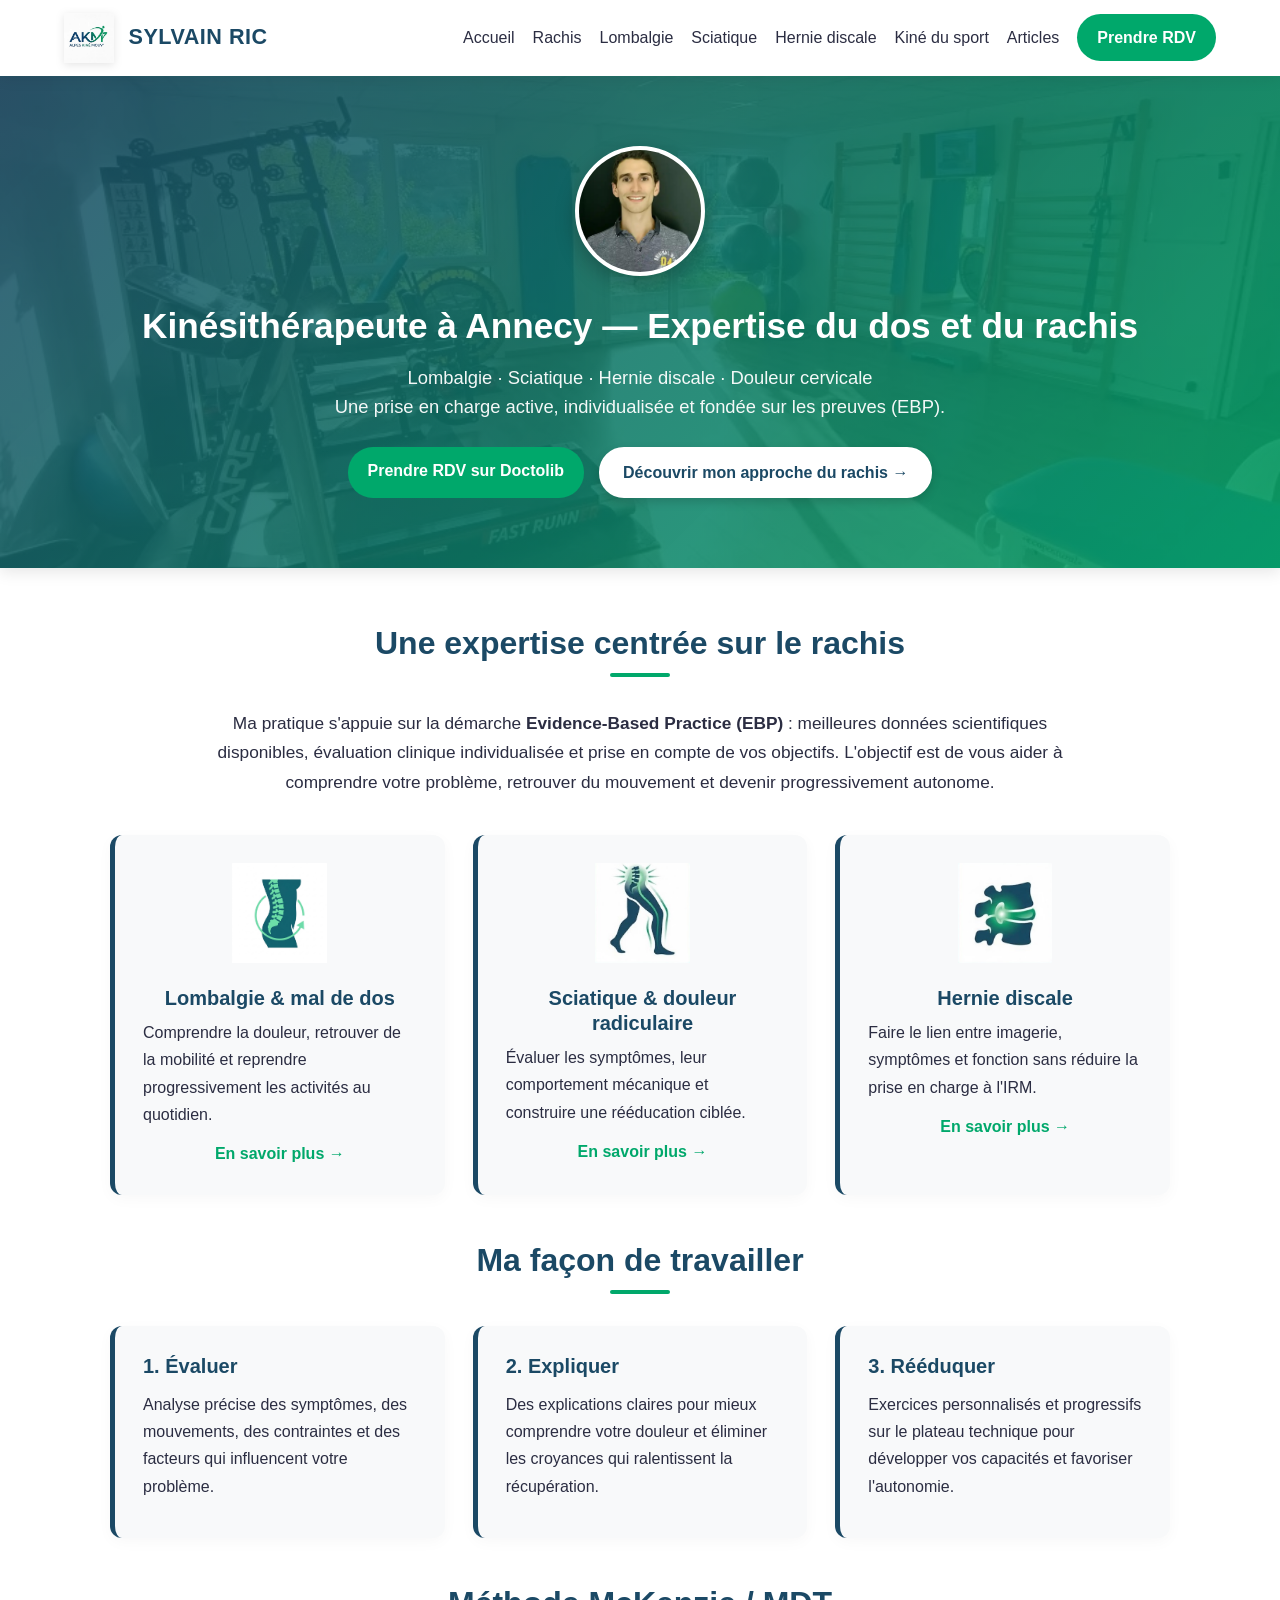
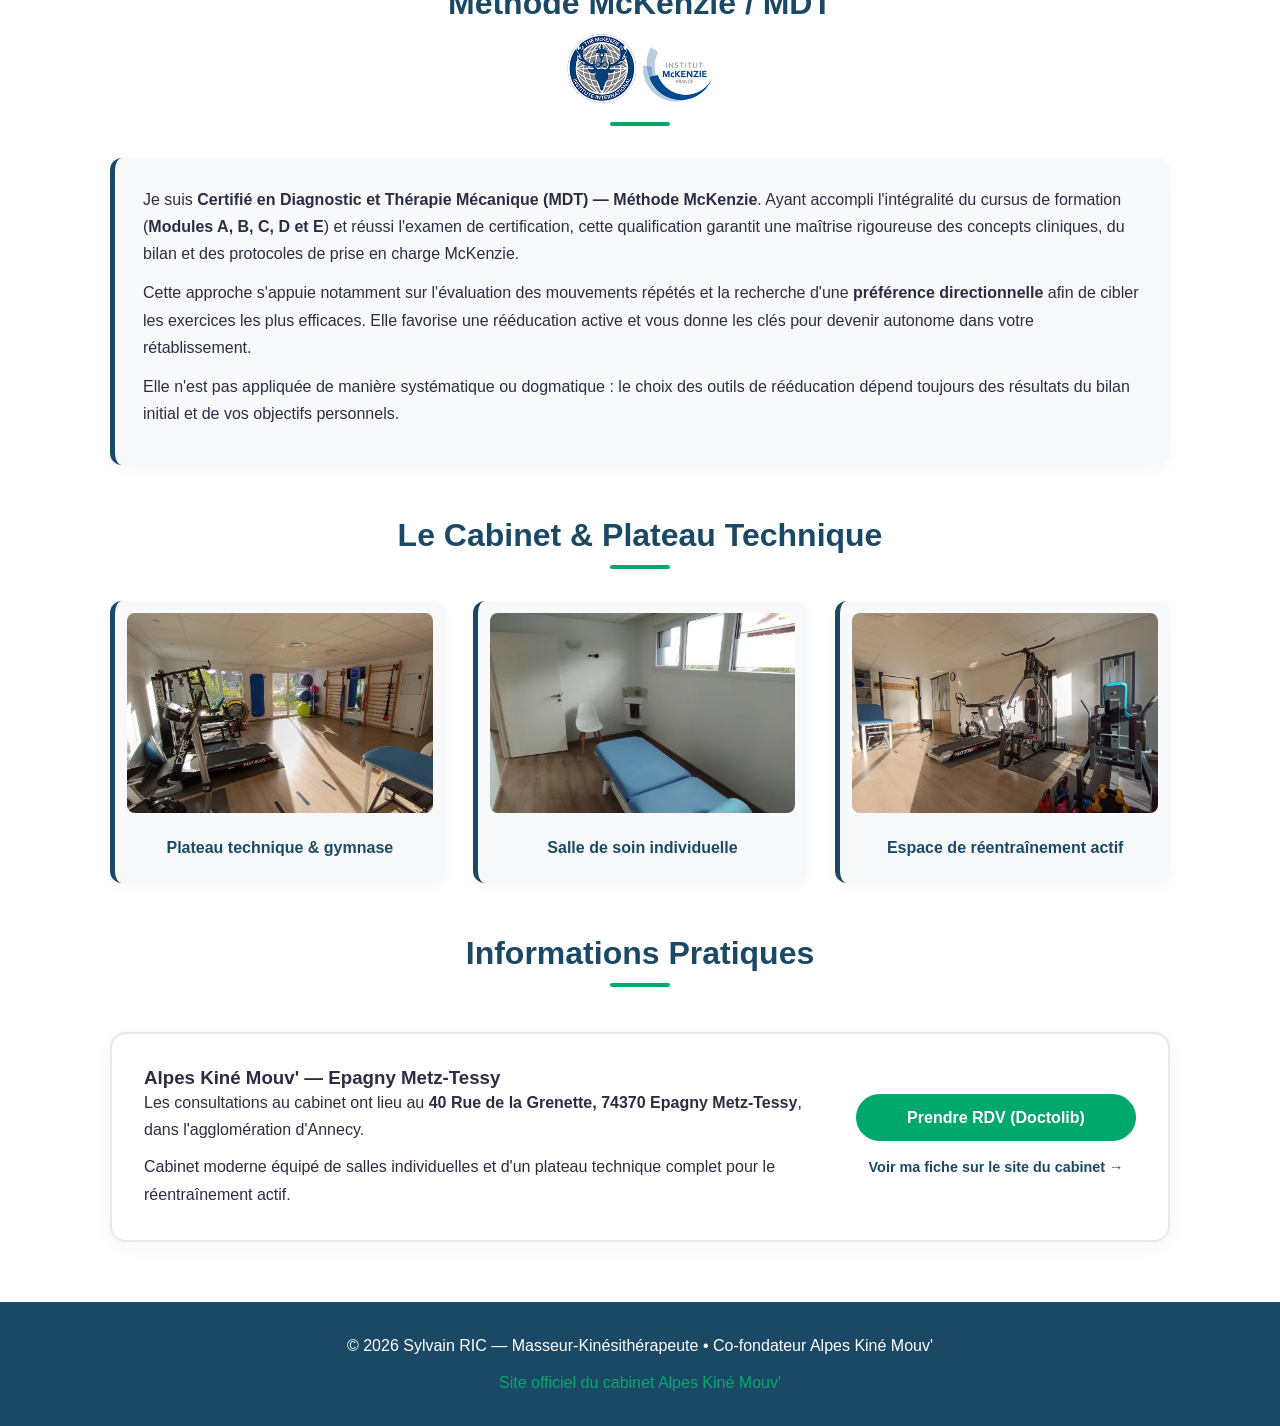
<file: index.html>
<!DOCTYPE html>
<html lang="fr">
<head>
    <meta charset="UTF-8">
    <meta name="viewport" content="width=device-width, initial-scale=1.0">
    <title>Kinésithérapeute à Annecy — Expertise du dos et du rachis | Sylvain RIC</title>
    <meta name="description" content="Sylvain RIC, masseur-kinésithérapeute à Epagny Metz-Tessy près d'Annecy. Expertise dans la prise en charge des douleurs du dos et du rachis : lombalgie, sciatique, hernie discale et douleurs cervicales. Pratique fondée sur les preuves et Méthode McKenzie/MDT.">
    <meta name="robots" content="index, follow, max-image-preview:large, max-snippet:-1, max-video-preview:-1">
    <link rel="canonical" href="https://sylvainrickinesitherapeute.github.io/SiteInternet/">
    
    <!-- Open Graph -->
    <meta property="og:type" content="website">
    <meta property="og:title" content="Kinésithérapeute à Annecy — Expertise du dos et du rachis | Sylvain RIC">
    <meta property="og:description" content="Sylvain RIC, masseur-kinésithérapeute à Epagny Metz-Tessy près d'Annecy. Expertise dans la prise en charge des douleurs du dos et du rachis.">
    <meta property="og:url" content="https://sylvainrickinesitherapeute.github.io/SiteInternet/">
    <meta property="og:image" content="https://sylvainrickinesitherapeute.github.io/SiteInternet/sylvain-ric.jpg">

    <!-- Styles & Favicon -->
    <link rel="stylesheet" href="style.css">
    <link rel="icon" href="sylvain-ric.jpg">

    <style>
        /* Style du bandeau Hero avec photo de fond en transparence et dégradé */
        .hero-banner {
            position: relative;
            background-image: linear-gradient(135deg, rgba(27, 73, 101, 0.88), rgba(0, 168, 107, 0.85)), url('cabinet-1.jpg');
            background-size: cover;
            background-position: center;
            color: #FFFFFF;
            text-align: center;
            padding: 70px 20px;
            margin-top: 0;
            box-shadow: 0 4px 15px rgba(0,0,0,0.1);
        }
        .hero-banner .hero-avatar {
            width: 130px;
            height: 130px;
            border-radius: 50%;
            object-fit: cover;
            object-position: center 20%; /* Centrage parfait sur le visage */
            border: 4px solid #FFFFFF;
            box-shadow: 0 8px 20px rgba(0,0,0,0.25);
            margin-bottom: 20px;
            background-color: #FFFFFF;
        }
        .hero-banner h1 {
            font-family: 'Montserrat', sans-serif;
            font-size: 2.2rem;
            margin-bottom: 15px;
            color: #FFFFFF;
            font-weight: 700;
        }
        .hero-banner h2 {
            font-size: 1.15rem;
            opacity: 0.95;
            font-weight: 400;
            line-height: 1.6;
            max-width: 750px;
            margin: 0 auto 25px auto;
        }
        .hero-banner .hero-buttons {
            display: flex;
            justify-content: center;
            gap: 15px;
            flex-wrap: wrap;
            margin-top: 20px;
        }
        /* Bouton blanc opaque et stylisé */
        .hero-banner .btn-secondary {
            background: #FFFFFF;
            color: #1B4965;
            border: 2px solid #FFFFFF;
            padding: 10px 22px;
            border-radius: 25px;
            text-decoration: none;
            font-weight: 600;
            transition: all 0.2s ease;
            box-shadow: 0 4px 10px rgba(0,0,0,0.15);
        }
        .hero-banner .btn-secondary:hover {
            background: #F8F9FA;
            transform: translateY(-2px);
        }
    </style>

    <!-- Données Structurées JSON-LD pour Google & Moteurs IA -->
    <script type="application/ld+json">
    {
      "@context": "https://schema.org",
      "@graph": [
        {
          "@type": "ProfilePage",
          "@id": "https://sylvainrickinesitherapeute.github.io/SiteInternet/#profile",
          "url": "https://sylvainrickinesitherapeute.github.io/SiteInternet/",
          "name": "Sylvain RIC — Masseur-Kinésithérapeute à Epagny Metz-Tessy",
          "mainEntity": { "@id": "https://sylvainrickinesitherapeute.github.io/SiteInternet/#person" }
        },
        {
          "@type": "Person",
          "@id": "https://sylvainrickinesitherapeute.github.io/SiteInternet/#person",
          "name": "Sylvain RIC",
          "jobTitle": "Masseur-Kinésithérapeute & Enseignant Universitaire",
          "url": "https://sylvainrickinesitherapeute.github.io/SiteInternet/",
          "image": "https://sylvainrickinesitherapeute.github.io/SiteInternet/sylvain-ric.jpg",
          "worksFor": { "@id": "https://sylvainrickinesitherapeute.github.io/SiteInternet/#practice" },
          "alumniOf": {
            "@type": "CollegeOrUniversity",
            "name": "Université Claude-Bernard Lyon 1"
          },
          "sameAs": [
            "https://alpeskinemouv.github.io/KineMetzTessy/equipe/sylvain-ric.html",
            "https://www.doctolib.fr/masseur-kinesitherapeute/epagny-metz-tessy/sylvain-ric-epagny-metz-tessy"
          ]
        },
        {
          "@type": "MedicalBusiness",
          "@id": "https://sylvainrickinesitherapeute.github.io/SiteInternet/#practice",
          "name": "Alpes Kiné Mouv'",
          "url": "https://alpeskinemouv.github.io/KineMetzTessy/",
          "telephone": "+33450116860",
          "address": {
            "@type": "PostalAddress",
            "streetAddress": "40 Rue de la Grenette",
            "addressLocality": "Epagny Metz-Tessy",
            "postalCode": "74370",
            "addressCountry": "FR"
          }
        }
      ]
    }
    </script>
</head>
<body>

    <!-- EN-TÊTE DE NAVIGATION -->
    <header>
        <a href="index.html" class="logo-container">
            <img src="logo.jpg" alt="Alpes Kiné Mouv'">
            <span class="brand-title">SYLVAIN RIC</span>
        </a>
        <nav>
            <a href="index.html">Accueil</a>
            <a href="rachis/">Rachis</a>
            <a href="lombalgie/">Lombalgie</a>
            <a href="sciatique/">Sciatique</a>
            <a href="hernie-discale/">Hernie discale</a>
<a href="kine-du-sport/">Kiné du sport</a>
            <a href="articles/">Articles</a>
            <a href="https://www.doctolib.fr/masseur-kinesitherapeute/epagny-metz-tessy/sylvain-ric-epagny-metz-tessy" class="btn-doctolib" target="_blank" rel="noopener">Prendre RDV</a>
        </nav>
    </header>

    <!-- SECTION HERO / BANDEAU AVEC PHOTO EN TRANSPARENCE -->
    <section class="hero-banner">
        <img src="sylvain-ric.jpg" alt="Sylvain RIC" class="hero-avatar">
        <h1>Kinésithérapeute à Annecy — Expertise du dos et du rachis</h1>
        <h2>Lombalgie · Sciatique · Hernie discale · Douleur cervicale<br>Une prise en charge active, individualisée et fondée sur les preuves (EBP).</h2>
        <div class="hero-buttons">
            <a href="https://www.doctolib.fr/masseur-kinesitherapeute/epagny-metz-tessy/sylvain-ric-epagny-metz-tessy" class="btn-doctolib" target="_blank" rel="noopener">Prendre RDV sur Doctolib</a>
            <a href="rachis/" class="btn-secondary">Découvrir mon approche du rachis →</a>
        </div>
    </section>

    <div class="container">

        <!-- PHILOSOPHIE & EXPERTISE -->
        <h2 class="section-title">Une expertise centrée sur le rachis</h2>
        <p class="lead">Ma pratique s'appuie sur la démarche <strong>Evidence-Based Practice (EBP)</strong> : meilleures données scientifiques disponibles, évaluation clinique individualisée et prise en compte de vos objectifs. L'objectif est de vous aider à comprendre votre problème, retrouver du mouvement et devenir progressivement autonome.</p>

        <!-- SILOING / LIENS VERS DOSSIERS SPÉCIALISÉS AVEC VISUELS -->
        <div class="grid-3 topic-grid">
            <a class="card" href="lombalgie/" style="text-align: center;">
                <img src="icone-lombalgie.jpg" alt="Lombalgie et mal de dos" style="height: 100px; width: auto; margin-bottom: 15px; object-fit: contain;">
                <h3>Lombalgie &amp; mal de dos</h3>
                <p style="text-align: left;">Comprendre la douleur, retrouver de la mobilité et reprendre progressivement les activités au quotidien.</p>
                <span class="read-more" style="display: block; margin-top: 10px;">En savoir plus →</span>
            </a>
            <a class="card" href="sciatique/" style="text-align: center;">
                <img src="icone-sciatique.jpg" alt="Sciatique et douleur radiculaire" style="height: 100px; width: auto; margin-bottom: 15px; object-fit: contain;">
                <h3>Sciatique &amp; douleur radiculaire</h3>
                <p style="text-align: left;">Évaluer les symptômes, leur comportement mécanique et construire une rééducation ciblée.</p>
                <span class="read-more" style="display: block; margin-top: 10px;">En savoir plus →</span>
            </a>
            <a class="card" href="hernie-discale/" style="text-align: center;">
                <img src="icone-hernie-discale.jpg" alt="Hernie discale" style="height: 100px; width: auto; margin-bottom: 15px; object-fit: contain;">
                <h3>Hernie discale</h3>
                <p style="text-align: left;">Faire le lien entre imagerie, symptômes et fonction sans réduire la prise en charge à l'IRM.</p>
                <span class="read-more" style="display: block; margin-top: 10px;">En savoir plus →</span>
            </a>
        </div>

        <!-- DEROULEMENT DU SOIN -->
        <h2 class="section-title">Ma façon de travailler</h2>
        <div class="grid-3">
            <div class="card">
                <h3>1. Évaluer</h3>
                <p>Analyse précise des symptômes, des mouvements, des contraintes et des facteurs qui influencent votre problème.</p>
            </div>
            <div class="card">
                <h3>2. Expliquer</h3>
                <p>Des explications claires pour mieux comprendre votre douleur et éliminer les croyances qui ralentissent la récupération.</p>
            </div>
            <div class="card">
                <h3>3. Rééduquer</h3>
                <p>Exercices personnalisés et progressifs sur le plateau technique pour développer vos capacités et favoriser l'autonomie.</p>
            </div>
        </div>

        <!-- MÉTHODE MCKENZIE (LOGO ENTRE LE TITRE ET LE TRAIT VERT) -->
        <h2 class="section-title">
            Méthode McKenzie / MDT
            <span style="display: block; margin-top: 10px; margin-bottom: 5px;">
                <img src="logo-mckenzie.png" alt="Institut McKenzie France — Formation certifiée MDT" style="max-height: 70px; width: auto; object-fit: contain;">
            </span>
        </h2>
        <div class="card" style="margin-bottom: 50px;">
            <p>Je suis <strong>Certifié en Diagnostic et Thérapie Mécanique (MDT) — Méthode McKenzie</strong>. Ayant accompli l'intégralité du cursus de formation (<strong>Modules A, B, C, D et E</strong>) et réussi l'examen de certification, cette qualification garantit une maîtrise rigoureuse des concepts cliniques, du bilan et des protocoles de prise en charge McKenzie.</p>
            <p style="margin-top: 12px;">Cette approche s'appuie notamment sur l'évaluation des mouvements répétés et la recherche d'une <strong>préférence directionnelle</strong> afin de cibler les exercices les plus efficaces. Elle favorise une rééducation active et vous donne les clés pour devenir autonome dans votre rétablissement.</p>
            <p style="margin-top: 12px;">Elle n'est pas appliquée de manière systématique ou dogmatique : le choix des outils de rééducation dépend toujours des résultats du bilan initial et de vos objectifs personnels.</p>
        </div>

        <!-- GALERIE DU CABINET -->
        <h2 class="section-title">Le Cabinet &amp; Plateau Technique</h2>
        <div class="grid-3" style="margin-bottom: 50px;">
            <div class="card" style="padding: 12px; text-align: center;">
                <img src="cabinet-1.jpg" alt="Plateau technique Alpes Kiné Mouv' à Epagny Metz-Tessy" style="width:100%; height:200px; object-fit:cover; border-radius:8px;">
                <p style="margin-top:12px; font-weight:600; color:var(--bleu-alpin);">Plateau technique &amp; gymnase</p>
            </div>
            <div class="card" style="padding: 12px; text-align: center;">
                <img src="cabinet-3.jpg" alt="Salle de soin individuelle - Cabinet de kinésithérapie" style="width:100%; height:200px; object-fit:cover; border-radius:8px;">
                <p style="margin-top:12px; font-weight:600; color:var(--bleu-alpin);">Salle de soin individuelle</p>
            </div>
            <div class="card" style="padding: 12px; text-align: center;">
                <img src="cabinet-5.jpg" alt="Espace de réentraînement actif et renforcement" style="width:100%; height:200px; object-fit:cover; border-radius:8px;">
                <p style="margin-top:12px; font-weight:600; color:var(--bleu-alpin);">Espace de réentraînement actif</p>
            </div>
        </div>

        <!-- INFOS PRATIQUES CABINET -->
        <h2 class="section-title">Informations Pratiques</h2>
        <div class="cabinet-banner">
            <div>
                <h3>Alpes Kiné Mouv' — Epagny Metz-Tessy</h3>
                <p>Les consultations au cabinet ont lieu au <strong>40 Rue de la Grenette, 74370 Epagny Metz-Tessy</strong>, dans l'agglomération d'Annecy.</p>
                <p style="margin-top: 10px;">Cabinet moderne équipé de salles individuelles et d'un plateau technique complet pour le réentraînement actif.</p>
            </div>
            <div style="text-align: center;">
                <a href="https://www.doctolib.fr/masseur-kinesitherapeute/epagny-metz-tessy/sylvain-ric-epagny-metz-tessy" class="btn-doctolib" target="_blank" rel="noopener" style="margin-bottom: 12px; width: 100%;">Prendre RDV (Doctolib)</a>
                <a href="https://alpeskinemouv.github.io/KineMetzTessy/equipe/sylvain-ric.html" target="_blank" rel="noopener" style="color: var(--bleu-alpin); font-size: 0.9rem; text-decoration: none; font-weight: 600;">Voir ma fiche sur le site du cabinet &rarr;</a>
            </div>
        </div>

    </div>

    <!-- PIED DE PAGE -->
    <footer>
        <p>&copy; 2026 Sylvain RIC — Masseur-Kinésithérapeute • Co-fondateur Alpes Kiné Mouv'</p>
        <p style="margin-top: 10px;">
            <a href="https://alpeskinemouv.github.io/KineMetzTessy/" target="_blank" rel="noopener">Site officiel du cabinet Alpes Kiné Mouv'</a>
        </p>
    </footer>

</body>
</html>
</file>
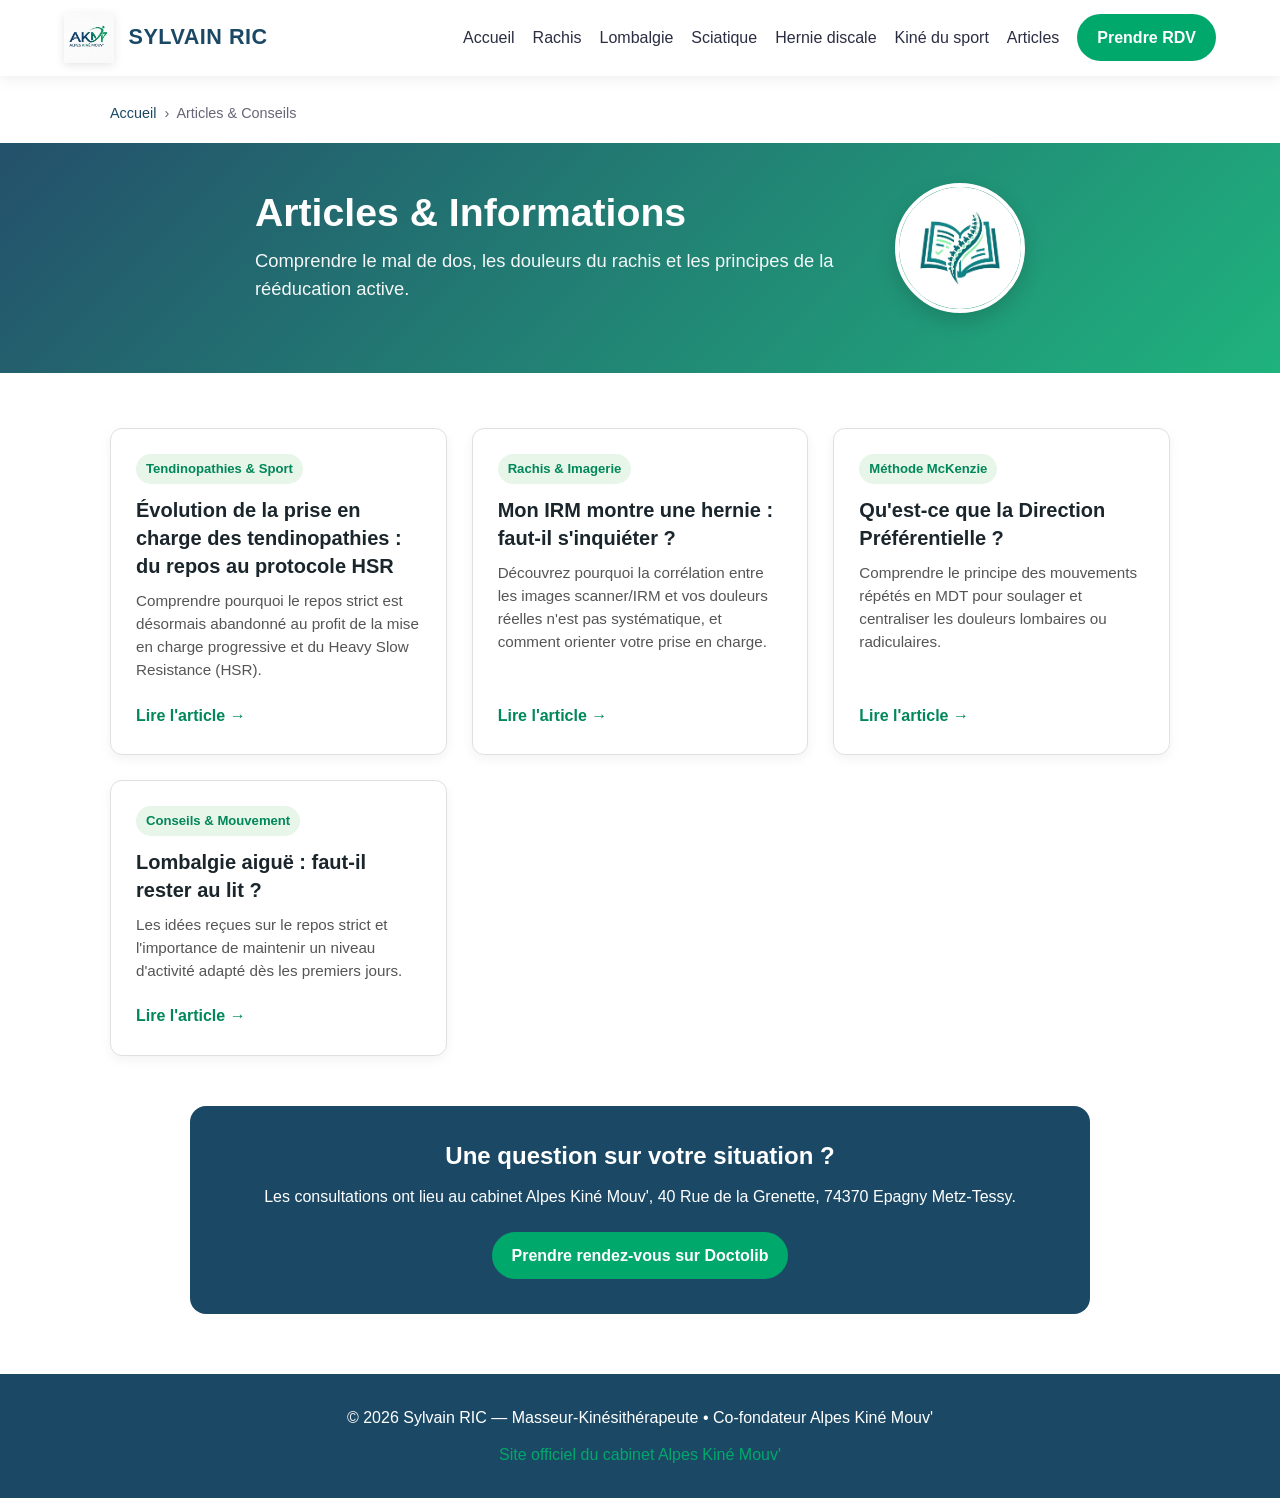
<file: articles/index.html>
<!DOCTYPE html>
<html lang="fr">
<head>
<meta charset="UTF-8">
<meta name="viewport" content="width=device-width, initial-scale=1.0">
<title>Articles & Conseils en Kinésithérapie — Sylvain RIC</title>
<meta name="description" content="Articles, conseils et explications sur la prise en charge des douleurs du rachis, la lombalgie, la sciatique, les tendinopathies et la méthode McKenzie à Annecy.">
<meta name="robots" content="index, follow, max-image-preview:large, max-snippet:-1, max-video-preview:-1">
<link rel="canonical" href="https://sylvainrickinesitherapeute.github.io/SiteInternet/articles/">
<meta property="og:type" content="website">
<meta property="og:title" content="Articles & Conseils en Kinésithérapie — Sylvain RIC">
<meta property="og:description" content="Articles et réflexions sur la kinésithérapie, le mal de dos, les tendinopathies et la rééducation active à Epagny Metz-Tessy.">
<meta property="og:url" content="https://sylvainrickinesitherapeute.github.io/SiteInternet/articles/">
<link rel="stylesheet" href="../style.css">
<link rel="icon" href="../sylvain-ric.jpg">
<style>
/* Style spécifique pour la grille d'articles */
.articles-grid {
    display: grid;
    grid-template-columns: repeat(auto-fit, minmax(280px, 1fr));
    gap: 25px;
    margin-top: 30px;
}
.article-card {
    background: #ffffff;
    border: 1px solid #e0e0e0;
    border-radius: 12px;
    padding: 25px;
    display: flex;
    flex-direction: column;
    justify-content: space-between;
    box-shadow: 0 4px 12px rgba(0,0,0,0.05);
    transition: transform 0.2s ease, box-shadow 0.2s ease;
}
.article-card:hover {
    transform: translateY(-4px);
    box-shadow: 0 8px 24px rgba(0,0,0,0.1);
}
.article-card .tag {
    display: inline-block;
    background-color: #e8f5e9;
    color: #00875a;
    font-size: 0.82rem;
    font-weight: 600;
    padding: 4px 10px;
    border-radius: 20px;
    margin-bottom: 12px;
    align-self: flex-start;
}
.article-card h3 {
    margin: 0 0 10px 0;
    font-size: 1.25rem;
    color: #1a252c;
    line-height: 1.4;
}
.article-card p {
    font-size: 0.95rem;
    color: #555;
    line-height: 1.5;
    margin-bottom: 20px;
}
.article-card .read-more {
    color: #00875a;
    font-weight: 600;
    text-decoration: none;
    display: inline-flex;
    align-items: center;
    gap: 5px;
}
.article-card .read-more:hover {
    text-decoration: underline;
}
</style>
</head>
<body>

<header>
<a href="../index.html" class="logo-container"><img src="../logo.jpg" alt="Alpes Kiné Mouv'"><span class="brand-title">SYLVAIN RIC</span></a>
<nav>
<a href="../index.html">Accueil</a>
<a href="../rachis/">Rachis</a>
<a href="../lombalgie/">Lombalgie</a>
<a href="../sciatique/">Sciatique</a>
<a href="../hernie-discale/">Hernie discale</a>
<a href="../kine-du-sport/">Kiné du sport</a>
<a href="../articles/">Articles</a>
<a href="https://www.doctolib.fr/masseur-kinesitherapeute/epagny-metz-tessy/sylvain-ric-epagny-metz-tessy" class="btn-doctolib" target="_blank" rel="noopener">Prendre RDV</a>
</nav>
</header>

<div class="breadcrumb"><a href="../">Accueil</a> &nbsp;›&nbsp; Articles & Conseils</div>

<section class="hero" style="margin-top:18px; display: flex; align-items: center; justify-content: center; gap: 40px; flex-wrap: wrap; padding: 40px 20px;">
    <div style="text-align: left; max-width: 600px;">
        <h1 style="margin-bottom: 10px;">Articles & Informations</h1>
        <h2 style="font-size: 1.15rem; opacity: 0.95; font-weight: 400; line-height: 1.5;">Comprendre le mal de dos, les douleurs du rachis et les principes de la rééducation active.</h2>
    </div>
    <div style="display: flex; align-items: center; justify-content: center;">
        <img src="../icone-articles.jpg" alt="Illustration articles et conseils" style="width: 130px; height: 130px; object-fit: cover; border-radius: 50%; background-color: #ffffff; box-shadow: 0 8px 20px rgba(0,0,0,0.15);">
    </div>
</section>

<div class="container">
    <div class="articles-grid">

        <!-- CARTE ARTICLE 1 : TENDINOPATHIES -->
        <div class="article-card">
            <div>
                <span class="tag">Tendinopathies & Sport</span>
                <h3>Évolution de la prise en charge des tendinopathies : du repos au protocole HSR</h3>
                <p>Comprendre pourquoi le repos strict est désormais abandonné au profit de la mise en charge progressive et du Heavy Slow Resistance (HSR).</p>
            </div>
            <a href="evolution-prise-en-charge-tendinopathies/" class="read-more">Lire l'article &rarr;</a>
        </div>

        <!-- CARTE ARTICLE 2 -->
        <div class="article-card">
            <div>
                <span class="tag">Rachis & Imagerie</span>
                <h3>Mon IRM montre une hernie : faut-il s'inquiéter ?</h3>
                <p>Découvrez pourquoi la corrélation entre les images scanner/IRM et vos douleurs réelles n'est pas systématique, et comment orienter votre prise en charge.</p>
            </div>
            <a href="hernie-discale-et-irm/" class="read-more">Lire l'article &rarr;</a>
        </div>

        <!-- CARTE ARTICLE 3 -->
        <div class="article-card">
            <div>
                <span class="tag">Méthode McKenzie</span>
                <h3>Qu'est-ce que la Direction Préférentielle ?</h3>
                <p>Comprendre le principe des mouvements répétés en MDT pour soulager et centraliser les douleurs lombaires ou radiculaires.</p>
            </div>
            <a href="comprendre-methode-mckenzie/" class="read-more">Lire l'article &rarr;</a>
        </div>

        <!-- CARTE ARTICLE 4 -->
        <div class="article-card">
            <div>
                <span class="tag">Conseils & Mouvement</span>
                <h3>Lombalgie aiguë : faut-il rester au lit ?</h3>
                <p>Les idées reçues sur le repos strict et l'importance de maintenir un niveau d'activité adapté dès les premiers jours.</p>
            </div>
            <a href="lombalgie-repos-ou-mouvement/" class="read-more">Lire l'article &rarr;</a>
        </div>

    </div>

    <div class="cta" style="margin-top: 50px;">
        <h2>Une question sur votre situation ?</h2>
        <p>Les consultations ont lieu au cabinet Alpes Kiné Mouv', 40 Rue de la Grenette, 74370 Epagny Metz-Tessy.</p>
        <a href="https://www.doctolib.fr/masseur-kinesitherapeute/epagny-metz-tessy/sylvain-ric-epagny-metz-tessy" class="btn-doctolib" target="_blank" rel="noopener">Prendre rendez-vous sur Doctolib</a>
    </div>
</div>

<footer>
<p>&copy; 2026 Sylvain RIC — Masseur-Kinésithérapeute • Co-fondateur Alpes Kiné Mouv'</p>
<p style="margin-top:10px"><a href="https://alpeskinemouv.github.io/KineMetzTessy/" target="_blank" rel="noopener">Site officiel du cabinet Alpes Kiné Mouv'</a></p>
</footer>

</body>
</html>
</file>
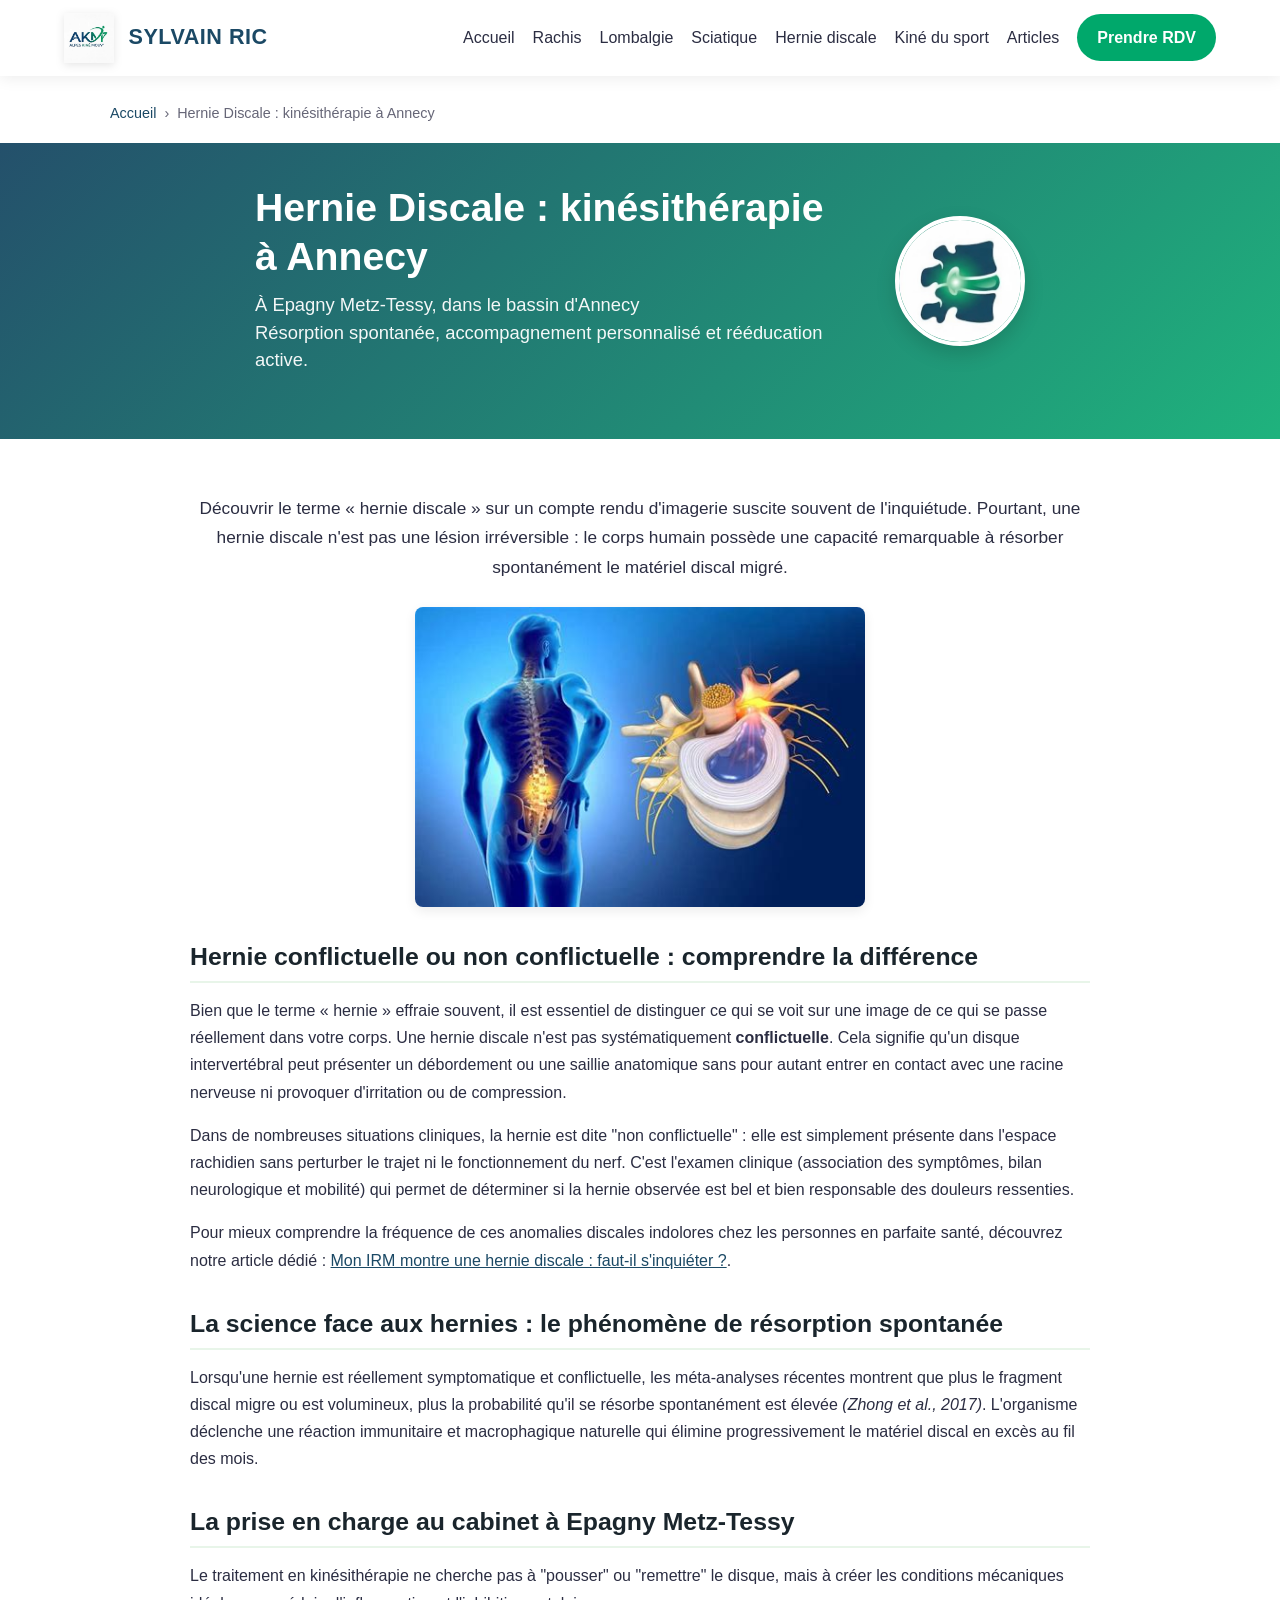
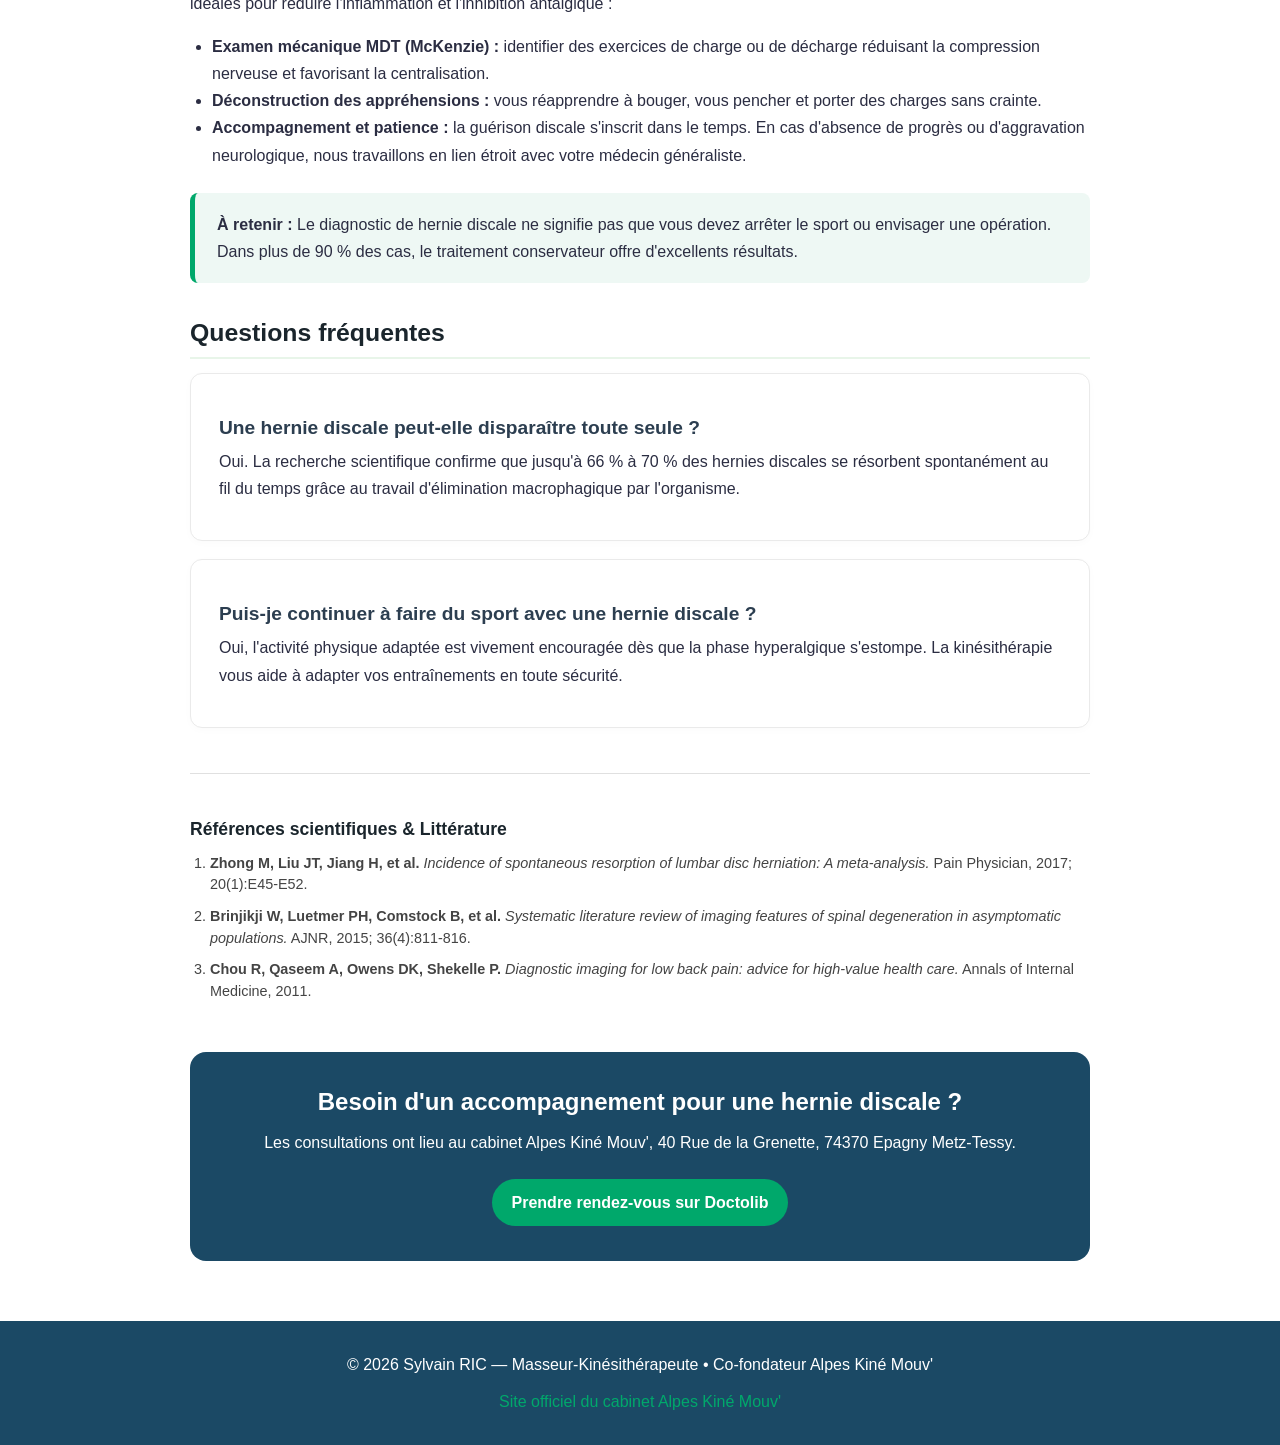
<file: hernie-discale/index.html>
<!DOCTYPE html>
<html lang="fr">
<head>
<meta charset="UTF-8">
<meta name="viewport" content="width=device-width, initial-scale=1.0">
<title>Hernie Discale Lombaire & Cervicale | Kiné Annecy — Sylvain RIC</title>
<meta name="description" content="Traitement et rééducation de la hernie discale à Epagny Metz-Tessy (Annecy). Résorption spontanée du disque, hernie conflictuelle ou non, et bilan mécanique personnalisé.">
<meta name="robots" content="index, follow, max-image-preview:large, max-snippet:-1, max-video-preview:-1">
<link rel="canonical" href="https://sylvainrickinesitherapeute.github.io/SiteInternet/hernie-discale/">
<meta property="og:type" content="website">
<meta property="og:title" content="Hernie Discale Lombaire & Cervicale | Kiné Annecy — Sylvain RIC">
<meta property="og:description" content="Prise en charge de la hernie discale à Epagny Metz-Tessy près d'Annecy : traitement conservateur, résorption discale et accompagnement actif.">
<meta property="og:url" content="https://sylvainrickinesitherapeute.github.io/SiteInternet/hernie-discale/">
<link rel="stylesheet" href="../style.css">
<link rel="icon" href="../sylvain-ric.jpg">
<style>
.article h2 {
    color: #1a252c;
    margin-top: 35px;
    border-bottom: 2px solid #e8f5e9;
    padding-bottom: 8px;
}
.article h3 {
    color: #2c3e50;
    margin-top: 20px;
    font-size: 1.2rem;
}
.anecdote-box {
    background-color: #f4f8f5;
    border-left: 4px solid #00875a;
    padding: 20px;
    margin: 25px 0;
    border-radius: 0 8px 8px 0;
}
.anecdote-box h3 {
    margin-top: 0;
    color: #00875a;
    font-size: 1.1rem;
}
.references-section {
    margin-top: 45px;
    padding-top: 25px;
    border-top: 1px solid #e0e0e0;
    font-size: 0.9rem;
    color: #444;
}
.references-section h3 {
    font-size: 1.1rem;
    color: #1a252c;
    margin-bottom: 12px;
    border-bottom: none;
}
.references-list {
    padding-left: 20px;
    margin: 0;
}
.references-list li {
    margin-bottom: 10px;
    line-height: 1.5;
}
</style>
<script type="application/ld+json">
{
  "@context":"https://schema.org",
  "@graph":[
    {
      "@type":"WebPage",
      "@id":"https://sylvainrickinesitherapeute.github.io/SiteInternet/hernie-discale/#webpage",
      "url":"https://sylvainrickinesitherapeute.github.io/SiteInternet/hernie-discale/",
      "name":"Hernie Discale Lombaire & Cervicale | Kiné Annecy — Sylvain RIC",
      "description":"Prise en charge et rééducation de la hernie discale à Epagny Metz-Tessy près d'Annecy.",
      "isPartOf":{"@id":"https://sylvainrickinesitherapeute.github.io/SiteInternet/#website"},
      "about":{"@id":"https://sylvainrickinesitherapeute.github.io/SiteInternet/#person"}
    },
    {
      "@type":"BreadcrumbList",
      "@id":"https://sylvainrickinesitherapeute.github.io/SiteInternet/hernie-discale/#breadcrumb",
      "itemListElement":[
        {"@type":"ListItem","position":1,"name":"Accueil","item":"https://sylvainrickinesitherapeute.github.io/SiteInternet/"},
        {"@type":"ListItem","position":2,"name":"Hernie discale","item":"https://sylvainrickinesitherapeute.github.io/SiteInternet/hernie-discale/"}
      ]
    },
    {
      "@type":"Person",
      "@id":"https://sylvainrickinesitherapeute.github.io/SiteInternet/#person",
      "name":"Sylvain RIC",
      "jobTitle":"Masseur-Kinésithérapeute",
      "url":"https://sylvainrickinesitherapeute.github.io/SiteInternet/",
      "sameAs":["https://alpeskinemouv.github.io/KineMetzTessy/equipe/sylvain-ric.html"]
    },
    {
      "@type":"WebSite",
      "@id":"https://sylvainrickinesitherapeute.github.io/SiteInternet/#website",
      "url":"https://sylvainrickinesitherapeute.github.io/SiteInternet/",
      "name":"Sylvain RIC — Masseur-Kinésithérapeute"
    }
  ]
}
</script>
</head>
<body>

<header>
<a href="../index.html" class="logo-container"><img src="../logo.jpg" alt="Alpes Kiné Mouv'"><span class="brand-title">SYLVAIN RIC</span></a>
<nav>
<a href="../index.html">Accueil</a>
<a href="../rachis/">Rachis</a>
<a href="../lombalgie/">Lombalgie</a>
<a href="../sciatique/">Sciatique</a>
<a href="../hernie-discale/">Hernie discale</a>
<a href="../kine-du-sport/">Kiné du sport</a>
<a href="../articles/">Articles</a>
<a href="https://www.doctolib.fr/masseur-kinesitherapeute/epagny-metz-tessy/sylvain-ric-epagny-metz-tessy" class="btn-doctolib" target="_blank" rel="noopener">Prendre RDV</a>
</nav>
</header>

<div class="breadcrumb"><a href="../">Accueil</a> &nbsp;›&nbsp; Hernie Discale : kinésithérapie à Annecy</div>

<section class="hero" style="margin-top:18px; display: flex; align-items: center; justify-content: center; gap: 40px; flex-wrap: wrap; padding: 40px 20px;">
    <div style="text-align: left; max-width: 600px;">
        <h1 style="margin-bottom: 10px;">Hernie Discale : kinésithérapie à Annecy</h1>
        <h2 style="font-size: 1.15rem; opacity: 0.95; font-weight: 400; line-height: 1.5;">À Epagny Metz-Tessy, dans le bassin d'Annecy<br>Résorption spontanée, accompagnement personnalisé et rééducation active.</h2>
    </div>
    <div style="display: flex; align-items: center; justify-content: center;">
        <img src="../icone-hernie-discale.jpg" alt="Illustration hernie discale" style="width: 130px; height: 130px; object-fit: cover; border-radius: 50%; background-color: #ffffff; box-shadow: 0 8px 20px rgba(0,0,0,0.15);">
    </div>
</section>

<div class="container"><article class="article">
<p class="lead">Découvrir le terme « hernie discale » sur un compte rendu d'imagerie suscite souvent de l'inquiétude. Pourtant, une hernie discale n'est pas une lésion irréversible : le corps humain possède une capacité remarquable à résorber spontanément le matériel discal migré.</p>

<!-- IMAGE TAILLE RÉDUITE (max-width: 450px) -->
<img src="hernie-discale-kinesitherapie-annecy.jpg" 
     alt="Prise en charge de la hernie discale lombaire et cervicale à Epagny Metz-Tessy" 
     onerror="this.style.display='none'" 
     style="width: 100%; max-width: 450px; height: auto; border-radius: 8px; margin: 25px auto; display: block; box-shadow: 0 4px 12px rgba(0,0,0,0.08);">

<h2>Hernie conflictuelle ou non conflictuelle : comprendre la différence</h2>
<p>Bien que le terme « hernie » effraie souvent, il est essentiel de distinguer ce qui se voit sur une image de ce qui se passe réellement dans votre corps. Une hernie discale n'est pas systématiquement <strong>conflictuelle</strong>. Cela signifie qu'un disque intervertébral peut présenter un débordement ou une saillie anatomique sans pour autant entrer en contact avec une racine nerveuse ni provoquer d'irritation ou de compression.</p>

<p>Dans de nombreuses situations cliniques, la hernie est dite "non conflictuelle" : elle est simplement présente dans l'espace rachidien sans perturber le trajet ni le fonctionnement du nerf. C'est l'examen clinique (association des symptômes, bilan neurologique et mobilité) qui permet de déterminer si la hernie observée est bel et bien responsable des douleurs ressenties.</p>

<p>Pour mieux comprendre la fréquence de ces anomalies discales indolores chez les personnes en parfaite santé, découvrez notre article dédié : <a href="../articles/hernie-discale-et-irm/">Mon IRM montre une hernie discale : faut-il s'inquiéter ?</a>.</p>

<h2>La science face aux hernies : le phénomène de résorption spontanée</h2>
<p>Lorsqu'une hernie est réellement symptomatique et conflictuelle, les méta-analyses récentes montrent que plus le fragment discal migre ou est volumineux, plus la probabilité qu'il se résorbe spontanément est élevée <em>(Zhong et al., 2017)</em>. L'organisme déclenche une réaction immunitaire et macrophagique naturelle qui élimine progressivement le matériel discal en excès au fil des mois.</p>

<h2>La prise en charge au cabinet à Epagny Metz-Tessy</h2>
<p>Le traitement en kinésithérapie ne cherche pas à "pousser" ou "remettre" le disque, mais à créer les conditions mécaniques idéales pour réduire l'inflammation et l'inhibition antalgique :</p>

<ul>
    <li><strong>Examen mécanique MDT (McKenzie) :</strong> identifier des exercices de charge ou de décharge réduisant la compression nerveuse et favorisant la centralisation.</li>
    <li><strong>Déconstruction des appréhensions :</strong> vous réapprendre à bouger, vous pencher et porter des charges sans crainte.</li>
    <li><strong>Accompagnement et patience :</strong> la guérison discale s'inscrit dans le temps. En cas d'absence de progrès ou d'aggravation neurologique, nous travaillons en lien étroit avec votre médecin généraliste.</li>
</ul>

<div class="note"><strong>À retenir :</strong> Le diagnostic de hernie discale ne signifie pas que vous devez arrêter le sport ou envisager une opération. Dans plus de 90 % des cas, le traitement conservateur offre d'excellents résultats.</div>

<h2>Questions fréquentes</h2>
<div class="faq-box"><h3>Une hernie discale peut-elle disparaître toute seule ?</h3><p>Oui. La recherche scientifique confirme que jusqu'à 66 % à 70 % des hernies discales se résorbent spontanément au fil du temps grâce au travail d'élimination macrophagique par l'organisme.</p></div>
<div class="faq-box"><h3>Puis-je continuer à faire du sport avec une hernie discale ?</h3><p>Oui, l'activité physique adaptée est vivement encouragée dès que la phase hyperalgique s'estompe. La kinésithérapie vous aide à adapter vos entraînements en toute sécurité.</p></div>

<section class="references-section">
    <h3>Références scientifiques & Littérature</h3>
    <ol class="references-list">
        <li><strong>Zhong M, Liu JT, Jiang H, et al.</strong> <em>Incidence of spontaneous resorption of lumbar disc herniation: A meta-analysis.</em> Pain Physician, 2017; 20(1):E45-E52.</li>
        <li><strong>Brinjikji W, Luetmer PH, Comstock B, et al.</strong> <em>Systematic literature review of imaging features of spinal degeneration in asymptomatic populations.</em> AJNR, 2015; 36(4):811-816.</li>
        <li><strong>Chou R, Qaseem A, Owens DK, Shekelle P.</strong> <em>Diagnostic imaging for low back pain: advice for high-value health care.</em> Annals of Internal Medicine, 2011.</li>
    </ol>
</section>

</article>

<div class="cta">
    <h2>Besoin d'un accompagnement pour une hernie discale ?</h2>
    <p>Les consultations ont lieu au cabinet Alpes Kiné Mouv', 40 Rue de la Grenette, 74370 Epagny Metz-Tessy.</p>
    <a href="https://www.doctolib.fr/masseur-kinesitherapeute/epagny-metz-tessy/sylvain-ric-epagny-metz-tessy" class="btn-doctolib" target="_blank" rel="noopener">Prendre rendez-vous sur Doctolib</a>
</div>
</div>

<footer>
<p>&copy; 2026 Sylvain RIC — Masseur-Kinésithérapeute • Co-fondateur Alpes Kiné Mouv'</p>
<p style="margin-top:10px"><a href="https://alpeskinemouv.github.io/KineMetzTessy/" target="_blank" rel="noopener">Site officiel du cabinet Alpes Kiné Mouv'</a></p>
</footer>

</body>
</html>
</file>
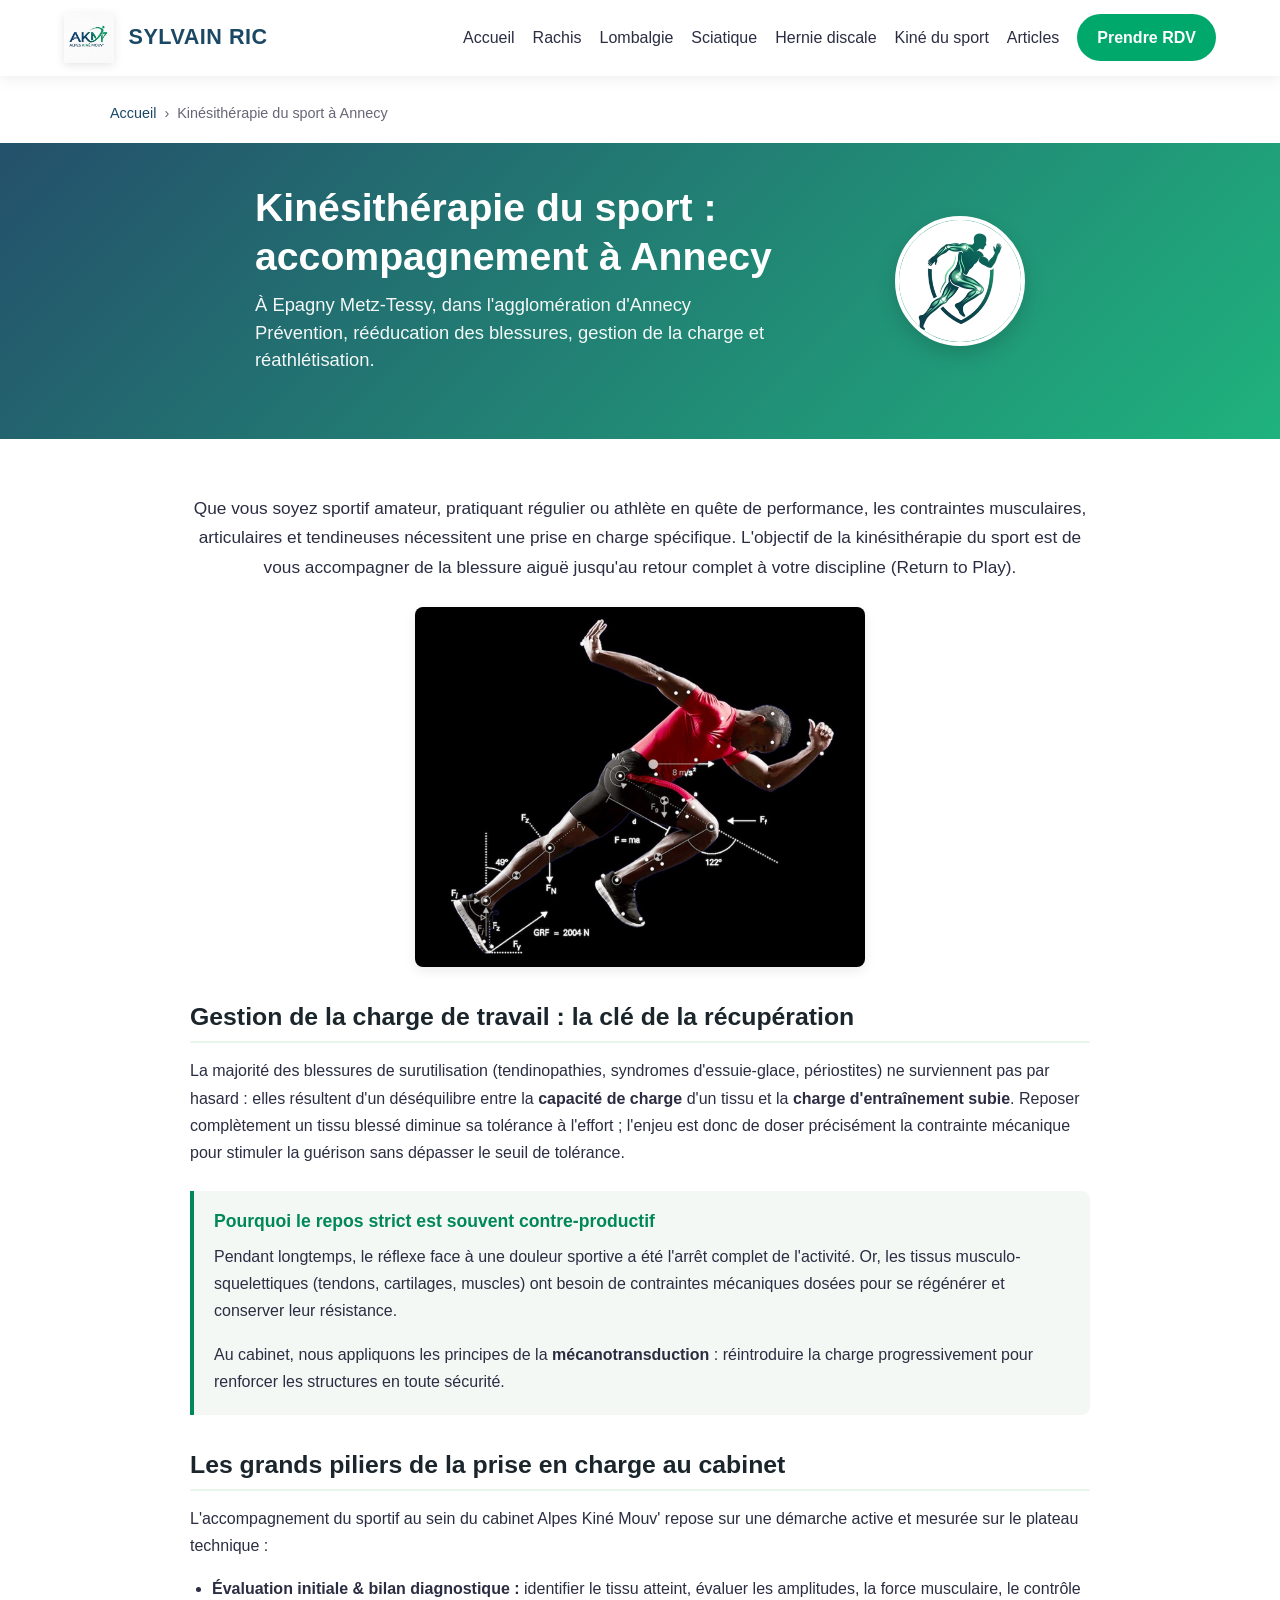
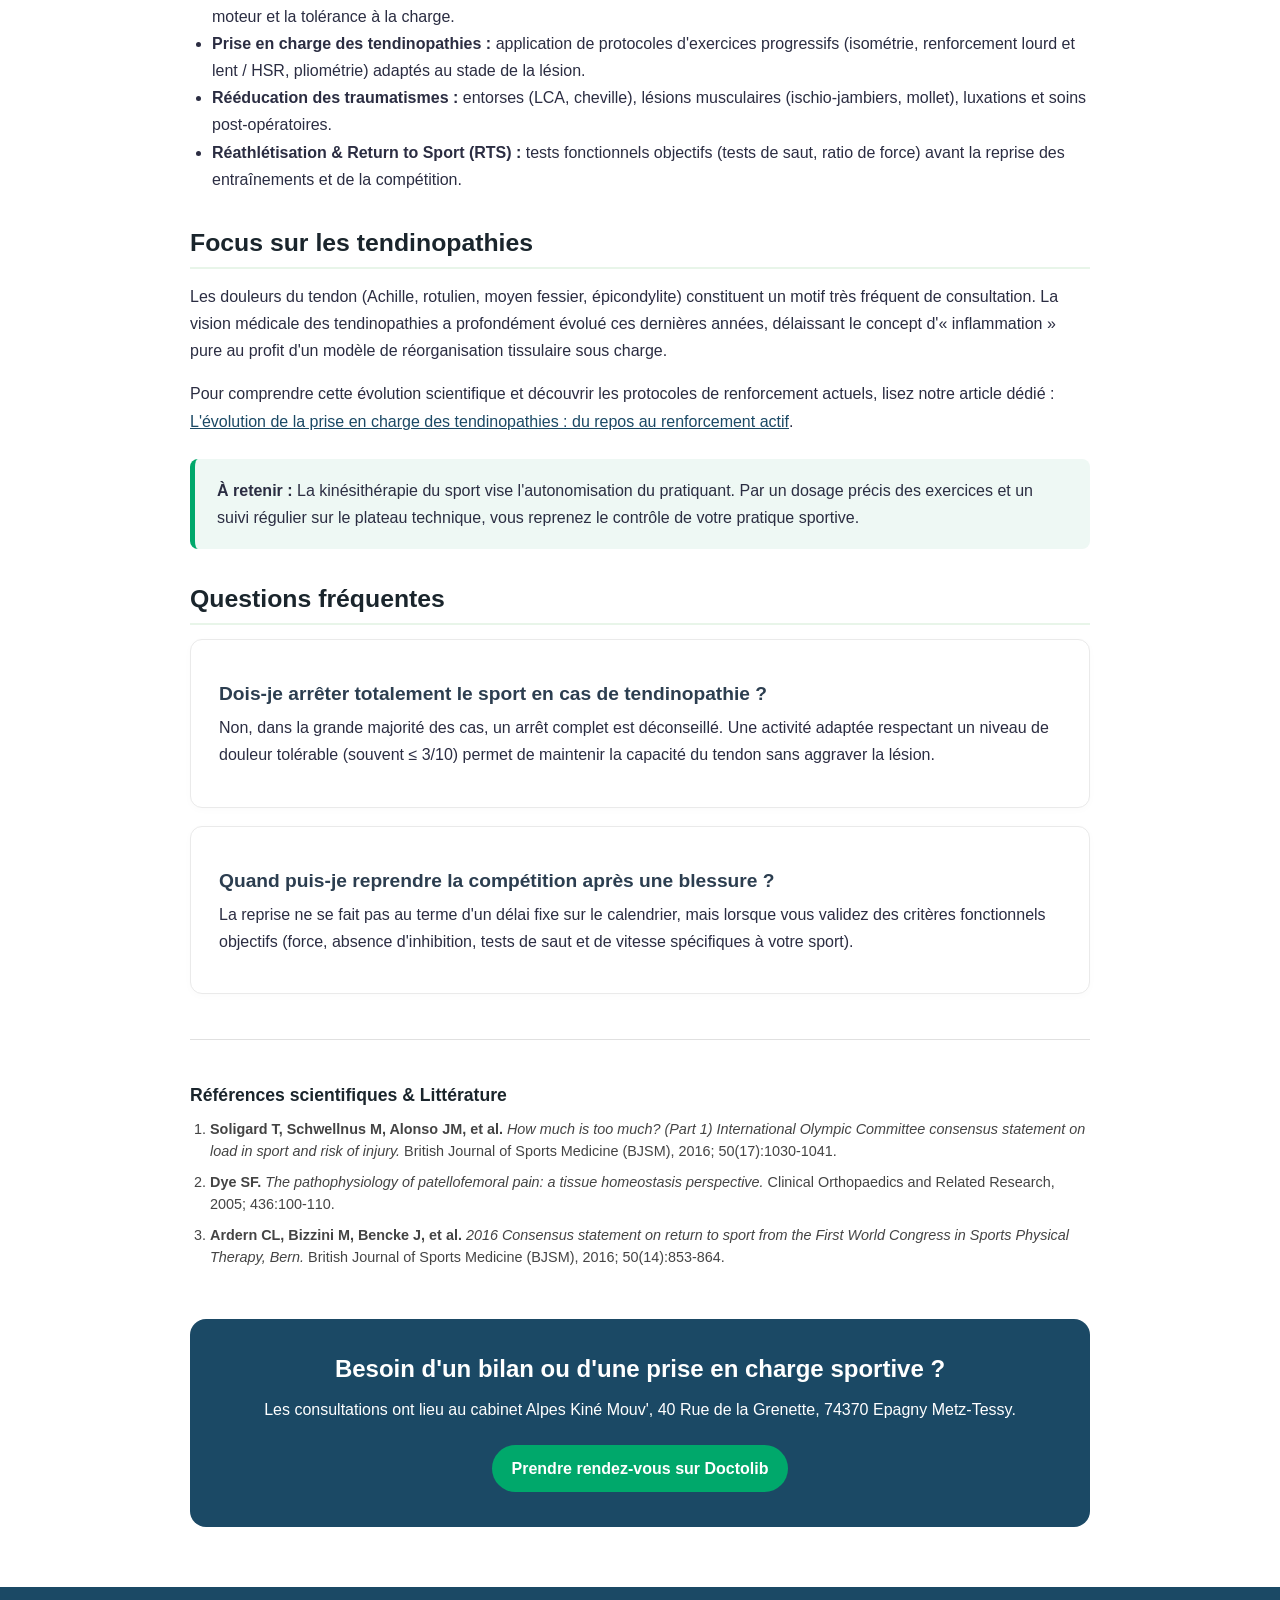
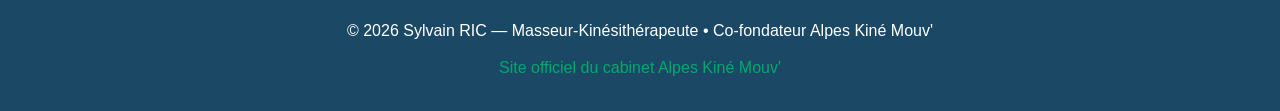
<file: kine-du-sport/index.html>
<!DOCTYPE html>
<html lang="fr">
<head>
<meta charset="UTF-8">
<meta name="viewport" content="width=device-width, initial-scale=1.0">
<title>Kinésithérapie du Sport &amp; Prise en Charge du Sportif | Kiné Annecy — Sylvain RIC</title>
<meta name="description" content="Kinésithérapie du sport à Epagny Metz-Tessy (Annecy) : prévention, rééducation des blessures musculaires, articulaires et tendineuses, réentraînement et retour au terrain (RTP).">
<meta name="robots" content="index, follow, max-image-preview:large, max-snippet:-1, max-video-preview:-1">
<link rel="canonical" href="https://sylvainrickinesitherapeute.github.io/SiteInternet/kine-du-sport/">
<meta property="og:type" content="website">
<meta property="og:title" content="Kinésithérapie du Sport &amp; Prise en Charge du Sportif | Kiné Annecy — Sylvain RIC">
<meta property="og:description" content="Prise en charge active des blessures sportives à Epagny Metz-Tessy près d'Annecy : gestion de la charge, tendinopathies, lésions musculaires et réathlétisation.">
<meta property="og:url" content="https://sylvainrickinesitherapeute.github.io/SiteInternet/kine-du-sport/">
<link rel="stylesheet" href="../style.css">
<link rel="icon" href="../sylvain-ric.jpg">
<style>
.article h2 {
    color: #1a252c;
    margin-top: 35px;
    border-bottom: 2px solid #e8f5e9;
    padding-bottom: 8px;
}
.article h3 {
    color: #2c3e50;
    margin-top: 20px;
    font-size: 1.2rem;
}
.anecdote-box {
    background-color: #f4f8f5;
    border-left: 4px solid #00875a;
    padding: 20px;
    margin: 25px 0;
    border-radius: 0 8px 8px 0;
}
.anecdote-box h3 {
    margin-top: 0;
    color: #00875a;
    font-size: 1.1rem;
}
.references-section {
    margin-top: 45px;
    padding-top: 25px;
    border-top: 1px solid #e0e0e0;
    font-size: 0.9rem;
    color: #444;
}
.references-section h3 {
    font-size: 1.1rem;
    color: #1a252c;
    margin-bottom: 12px;
    border-bottom: none;
}
.references-list {
    padding-left: 20px;
    margin: 0;
}
.references-list li {
    margin-bottom: 10px;
    line-height: 1.5;
}
</style>
<script type="application/ld+json">
{
  "@context": "https://schema.org",
  "@graph": [
    {
      "@type": "MedicalWebPage",
      "@id": "https://sylvainrickinesitherapeute.github.io/SiteInternet/kine-du-sport/#webpage",
      "url": "https://sylvainrickinesitherapeute.github.io/SiteInternet/kine-du-sport/",
      "name": "Kinésithérapie du Sport & Prise en Charge du Sportif | Kiné Annecy — Sylvain RIC",
      "description": "Prise en charge active des traumatismes sportifs, des tendinopathies et réathlétisation à Epagny Metz-Tessy près d'Annecy.",
      "isPartOf": {"@id": "https://sylvainrickinesitherapeute.github.io/SiteInternet/#website"},
      "about": {"@id": "https://sylvainrickinesitherapeute.github.io/SiteInternet/#person"}
    },
    {
      "@type": "BreadcrumbList",
      "@id": "https://sylvainrickinesitherapeute.github.io/SiteInternet/kine-du-sport/#breadcrumb",
      "itemListElement": [
        {"@type": "ListItem", "position": 1, "name": "Accueil", "item": "https://sylvainrickinesitherapeute.github.io/SiteInternet/"},
        {"@type": "ListItem", "position": 2, "name": "Kiné du sport", "item": "https://sylvainrickinesitherapeute.github.io/SiteInternet/kine-du-sport/"}
      ]
    },
    {
      "@type": "Person",
      "@id": "https://sylvainrickinesitherapeute.github.io/SiteInternet/#person",
      "name": "Sylvain RIC",
      "jobTitle": "Masseur-Kinésithérapeute",
      "url": "https://sylvainrickinesitherapeute.github.io/SiteInternet/",
      "sameAs": ["https://alpeskinemouv.github.io/KineMetzTessy/equipe/sylvain-ric.html"]
    },
    {
      "@type": "WebSite",
      "@id": "https://sylvainrickinesitherapeute.github.io/SiteInternet/#website",
      "url": "https://sylvainrickinesitherapeute.github.io/SiteInternet/",
      "name": "Sylvain RIC — Masseur-Kinésithérapeute"
    },
    {
      "@type": "Service",
      "serviceType": "Kinésithérapie du sport et réathlétisation",
      "provider": {
        "@type": "Person",
        "name": "Sylvain RIC",
        "jobTitle": "Masseur-Kinésithérapeute"
      },
      "areaServed": {
        "@type": "AdministrativeArea",
        "name": "Annecy, Epagny Metz-Tessy"
      },
      "description": "Évaluation et prise en charge active des pathologies sportives, tendinopathies et entorses, basée sur les preuves scientifiques (EBP)."
    }
  ]
}
</script>
</head>
<body>

<header>
<a href="../index.html" class="logo-container"><img src="../logo.jpg" alt="Alpes Kiné Mouv'"><span class="brand-title">SYLVAIN RIC</span></a>
<nav>
<a href="../index.html">Accueil</a>
<a href="../rachis/">Rachis</a>
<a href="../lombalgie/">Lombalgie</a>
<a href="../sciatique/">Sciatique</a>
<a href="../hernie-discale/">Hernie discale</a>
<a href="../kine-du-sport/">Kiné du sport</a>
<a href="../articles/">Articles</a>
<a href="https://www.doctolib.fr/masseur-kinesitherapeute/epagny-metz-tessy/sylvain-ric-epagny-metz-tessy" class="btn-doctolib" target="_blank" rel="noopener">Prendre RDV</a>
</nav>
</header>

<div class="breadcrumb"><a href="../">Accueil</a> &nbsp;›&nbsp; Kinésithérapie du sport à Annecy</div>

<!-- SECTION HERO -->
<section class="hero" style="margin-top:18px; display: flex; align-items: center; justify-content: center; gap: 40px; flex-wrap: wrap; padding: 40px 20px;">
    <div style="text-align: left; max-width: 600px;">
        <h1 style="margin-bottom: 10px;">Kinésithérapie du sport : accompagnement à Annecy</h1>
        <h2 style="font-size: 1.15rem; opacity: 0.95; font-weight: 400; line-height: 1.5;">À Epagny Metz-Tessy, dans l'agglomération d'Annecy<br>Prévention, rééducation des blessures, gestion de la charge et réathlétisation.</h2>
    </div>
    <div style="display: flex; align-items: center; justify-content: center;">
        <img src="../icone-kine-du-sport.jpg" alt="Illustration kinésithérapie du sport" style="width: 130px; height: 130px; object-fit: cover; border-radius: 50%; background-color: #ffffff; box-shadow: 0 8px 20px rgba(0,0,0,0.15);">
    </div>
</section>

<div class="container"><article class="article">
<p class="lead">Que vous soyez sportif amateur, pratiquant régulier ou athlète en quête de performance, les contraintes musculaires, articulaires et tendineuses nécessitent une prise en charge spécifique. L'objectif de la kinésithérapie du sport est de vous accompagner de la blessure aiguë jusqu'au retour complet à votre discipline (Return to Play).</p>

<!-- IMAGE PRINCIPALE KINÉ DU SPORT (Redimensionnée à 450px) -->
<img src="kinesitherapie-du-sport-annecy.jpg" 
     alt="Kinésithérapie du sport et réathlétisation au cabinet Alpes Kiné Mouv' près d'Annecy" 
     onerror="this.style.display='none'" 
     style="width: 100%; max-width: 450px; height: auto; border-radius: 8px; margin: 25px auto; display: block; box-shadow: 0 4px 12px rgba(0,0,0,0.08);">

<h2>Gestion de la charge de travail : la clé de la récupération</h2>
<p>La majorité des blessures de surutilisation (tendinopathies, syndromes d'essuie-glace, périostites) ne surviennent pas par hasard : elles résultent d'un déséquilibre entre la <strong>capacité de charge</strong> d'un tissu et la <strong>charge d'entraînement subie</strong>. Reposer complètement un tissu blessé diminue sa tolérance à l'effort ; l'enjeu est donc de doser précisément la contrainte mécanique pour stimuler la guérison sans dépasser le seuil de tolérance.</p>

<div class="anecdote-box">
    <h3>Pourquoi le repos strict est souvent contre-productif</h3>
    <p>Pendant longtemps, le réflexe face à une douleur sportive a été l'arrêt complet de l'activité. Or, les tissus musculo-squelettiques (tendons, cartilages, muscles) ont besoin de contraintes mécaniques dosées pour se régénérer et conserver leur résistance.</p>
    <p style="margin-bottom:0;">Au cabinet, nous appliquons les principes de la <strong>mécanotransduction</strong> : réintroduire la charge progressivement pour renforcer les structures en toute sécurité.</p>
</div>

<h2>Les grands piliers de la prise en charge au cabinet</h2>
<p>L'accompagnement du sportif au sein du cabinet Alpes Kiné Mouv' repose sur une démarche active et mesurée sur le plateau technique :</p>

<ul>
    <li><strong>Évaluation initiale &amp; bilan diagnostique :</strong> identifier le tissu atteint, évaluer les amplitudes, la force musculaire, le contrôle moteur et la tolérance à la charge.</li>
    <li><strong>Prise en charge des tendinopathies :</strong> application de protocoles d'exercices progressifs (isométrie, renforcement lourd et lent / HSR, pliométrie) adaptés au stade de la lésion.</li>
    <li><strong>Rééducation des traumatismes :</strong> entorses (LCA, cheville), lésions musculaires (ischio-jambiers, mollet), luxations et soins post-opératoires.</li>
    <li><strong>Réathlétisation &amp; Return to Sport (RTS) :</strong> tests fonctionnels objectifs (tests de saut, ratio de force) avant la reprise des entraînements et de la compétition.</li>
</ul>

<h2>Focus sur les tendinopathies</h2>
<p>Les douleurs du tendon (Achille, rotulien, moyen fessier, épicondylite) constituent un motif très fréquent de consultation. La vision médicale des tendinopathies a profondément évolué ces dernières années, délaissant le concept d'« inflammation » pure au profit d'un modèle de réorganisation tissulaire sous charge.</p>

<p>Pour comprendre cette évolution scientifique et découvrir les protocoles de renforcement actuels, lisez notre article dédié : <a href="../articles/evolution-prise-en-charge-tendinopathies/">L'évolution de la prise en charge des tendinopathies : du repos au renforcement actif</a>.</p>

<div class="note"><strong>À retenir :</strong> La kinésithérapie du sport vise l'autonomisation du pratiquant. Par un dosage précis des exercices et un suivi régulier sur le plateau technique, vous reprenez le contrôle de votre pratique sportive.</div>

<h2>Questions fréquentes</h2>
<div class="faq-box"><h3>Dois-je arrêter totalement le sport en cas de tendinopathie ?</h3><p>Non, dans la grande majorité des cas, un arrêt complet est déconseillé. Une activité adaptée respectant un niveau de douleur tolérable (souvent &le; 3/10) permet de maintenir la capacité du tendon sans aggraver la lésion.</p></div>
<div class="faq-box"><h3>Quand puis-je reprendre la compétition après une blessure ?</h3><p>La reprise ne se fait pas au terme d'un délai fixe sur le calendrier, mais lorsque vous validez des critères fonctionnels objectifs (force, absence d'inhibition, tests de saut et de vitesse spécifiques à votre sport).</p></div>

<section class="references-section">
    <h3>Références scientifiques &amp; Littérature</h3>
    <ol class="references-list">
        <li><strong>Soligard T, Schwellnus M, Alonso JM, et al.</strong> <em>How much is too much? (Part 1) International Olympic Committee consensus statement on load in sport and risk of injury.</em> British Journal of Sports Medicine (BJSM), 2016; 50(17):1030-1041.</li>
        <li><strong>Dye SF.</strong> <em>The pathophysiology of patellofemoral pain: a tissue homeostasis perspective.</em> Clinical Orthopaedics and Related Research, 2005; 436:100-110.</li>
        <li><strong>Ardern CL, Bizzini M, Bencke J, et al.</strong> <em>2016 Consensus statement on return to sport from the First World Congress in Sports Physical Therapy, Bern.</em> British Journal of Sports Medicine (BJSM), 2016; 50(14):853-864.</li>
    </ol>
</section>

</article>

<div class="cta">
    <h2>Besoin d'un bilan ou d'une prise en charge sportive ?</h2>
    <p>Les consultations ont lieu au cabinet Alpes Kiné Mouv', 40 Rue de la Grenette, 74370 Epagny Metz-Tessy.</p>
    <a href="https://www.doctolib.fr/masseur-kinesitherapeute/epagny-metz-tessy/sylvain-ric-epagny-metz-tessy" class="btn-doctolib" target="_blank" rel="noopener">Prendre rendez-vous sur Doctolib</a>
</div>
</div>

<footer>
<p>&copy; 2026 Sylvain RIC — Masseur-Kinésithérapeute • Co-fondateur Alpes Kiné Mouv'</p>
<p style="margin-top:10px"><a href="https://alpeskinemouv.github.io/KineMetzTessy/" target="_blank" rel="noopener">Site officiel du cabinet Alpes Kiné Mouv'</a></p>
</footer>

</body>
</html>
</file>
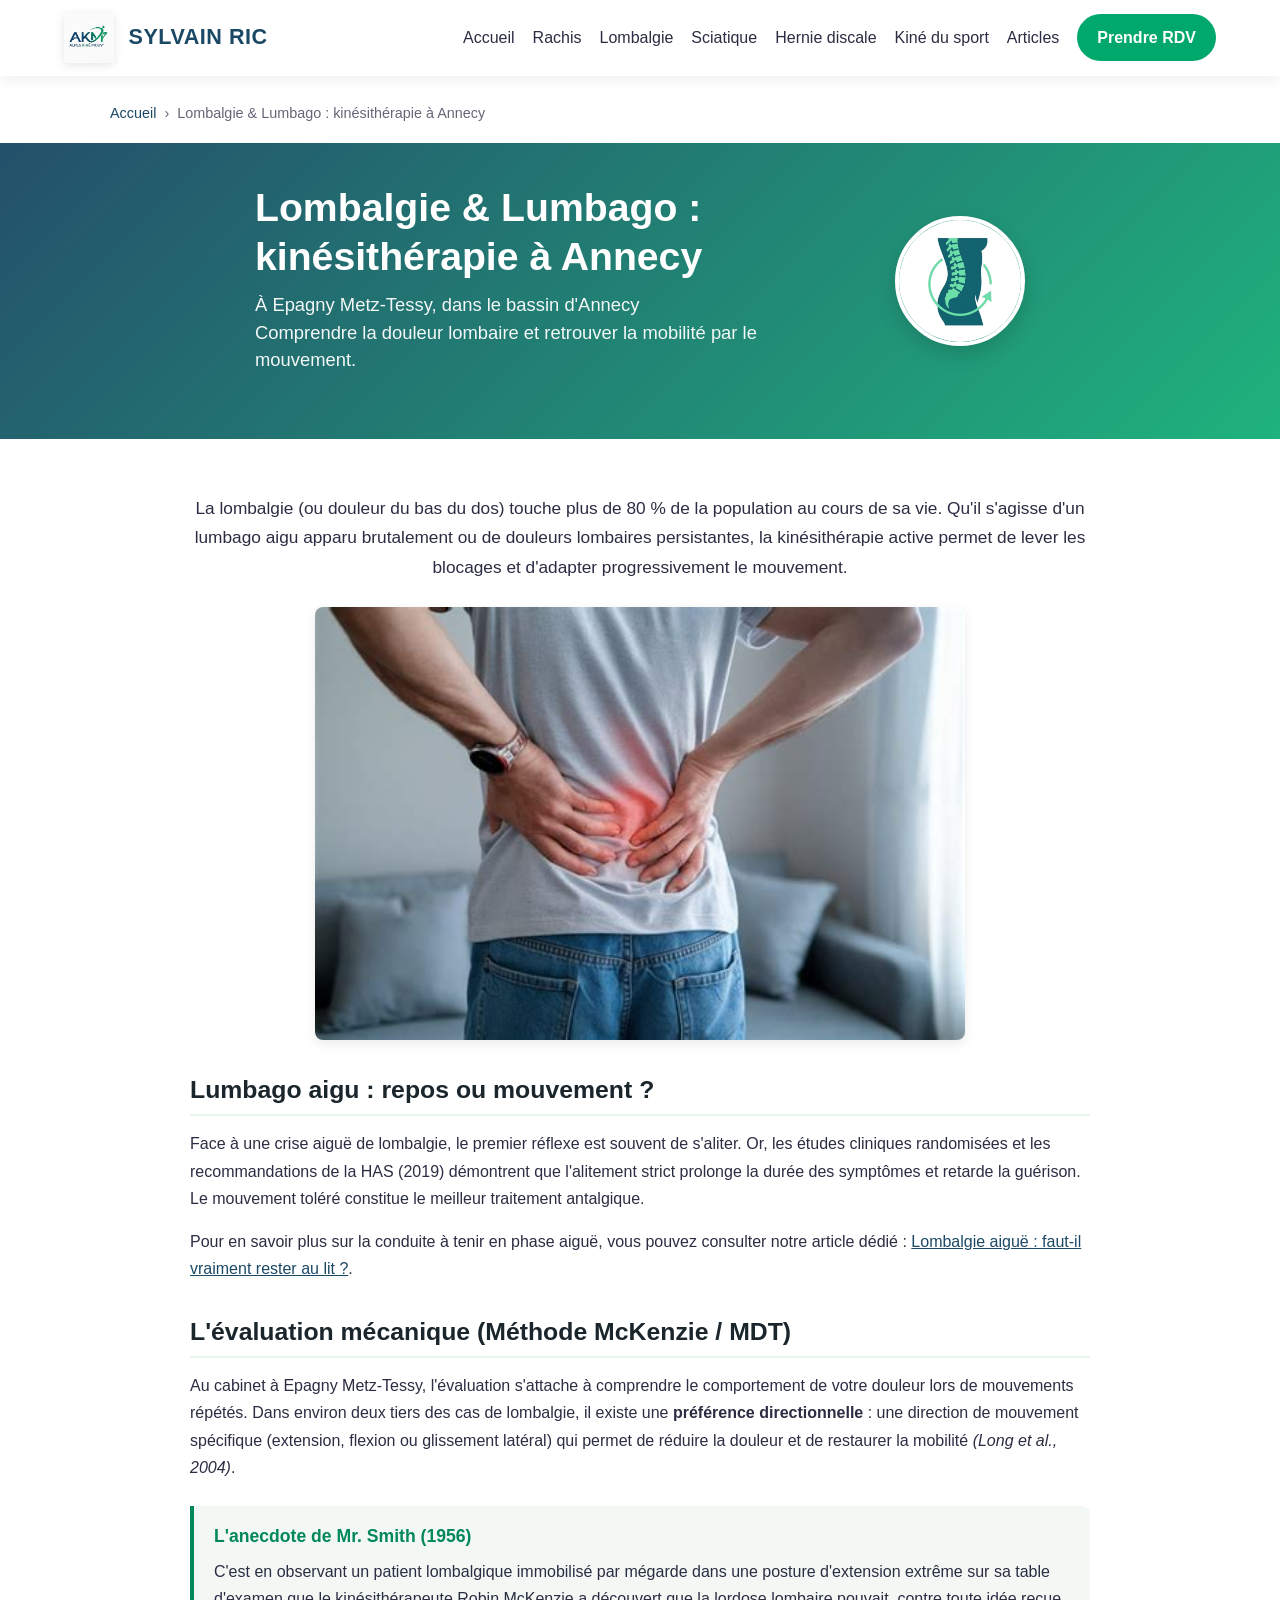
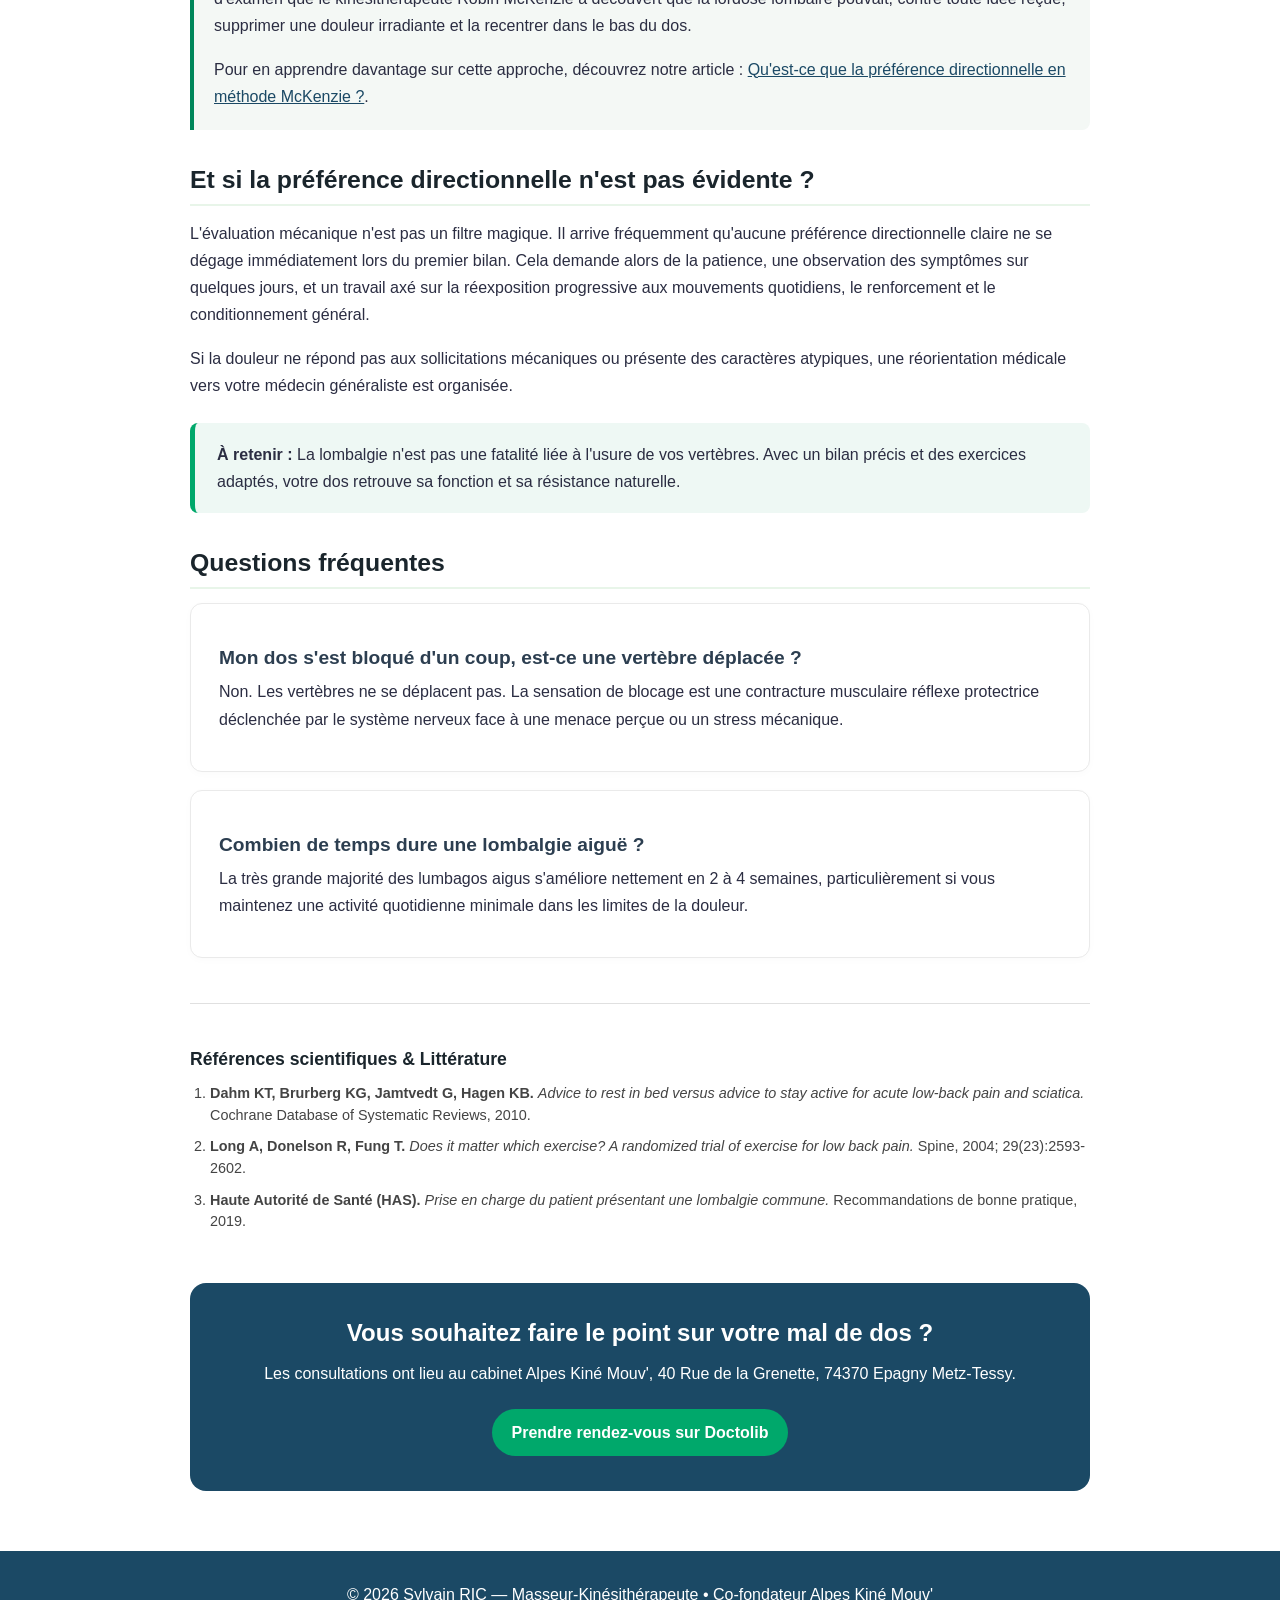
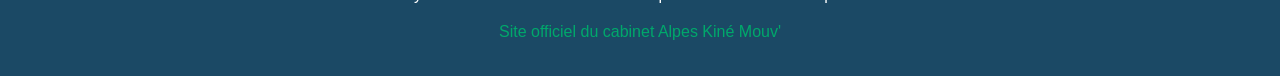
<file: lombalgie/index.html>
<!DOCTYPE html>
<html lang="fr">
<head>
<meta charset="UTF-8">
<meta name="viewport" content="width=device-width, initial-scale=1.0">
<title>Lombalgie & Lumbago | Kinésithérapeute à Annecy — Sylvain RIC</title>
<meta name="description" content="Prise en charge de la lombalgie aiguë (lumbago) et chronique à Epagny Metz-Tessy près d'Annecy. Bilan mécanique MDT McKenzie, activité physique adaptée et éducation au mouvement.">
<meta name="robots" content="index, follow, max-image-preview:large, max-snippet:-1, max-video-preview:-1">
<link rel="canonical" href="https://sylvainrickinesitherapeute.github.io/SiteInternet/lombalgie/">
<meta property="og:type" content="website">
<meta property="og:title" content="Lombalgie & Lumbago | Kinésithérapeute à Annecy — Sylvain RIC">
<meta property="og:description" content="Prise en charge de la lombalgie et du lumbago à Epagny Metz-Tessy près d'Annecy : approche active, méthode McKenzie et mouvement adapté.">
<meta property="og:url" content="https://sylvainrickinesitherapeute.github.io/SiteInternet/lombalgie/">
<link rel="stylesheet" href="../style.css">
<link rel="icon" href="../sylvain-ric.jpg">
<style>
.article h2 {
    color: #1a252c;
    margin-top: 35px;
    border-bottom: 2px solid #e8f5e9;
    padding-bottom: 8px;
}
.article h3 {
    color: #2c3e50;
    margin-top: 20px;
    font-size: 1.2rem;
}
.anecdote-box {
    background-color: #f4f8f5;
    border-left: 4px solid #00875a;
    padding: 20px;
    margin: 25px 0;
    border-radius: 0 8px 8px 0;
}
.anecdote-box h3 {
    margin-top: 0;
    color: #00875a;
    font-size: 1.1rem;
}
.references-section {
    margin-top: 45px;
    padding-top: 25px;
    border-top: 1px solid #e0e0e0;
    font-size: 0.9rem;
    color: #444;
}
.references-section h3 {
    font-size: 1.1rem;
    color: #1a252c;
    margin-bottom: 12px;
    border-bottom: none;
}
.references-list {
    padding-left: 20px;
    margin: 0;
}
.references-list li {
    margin-bottom: 10px;
    line-height: 1.5;
}
</style>
<script type="application/ld+json">
{
  "@context":"https://schema.org",
  "@graph":[
    {
      "@type":"WebPage",
      "@id":"https://sylvainrickinesitherapeute.github.io/SiteInternet/lombalgie/#webpage",
      "url":"https://sylvainrickinesitherapeute.github.io/SiteInternet/lombalgie/",
      "name":"Lombalgie & Lumbago | Kinésithérapeute à Annecy — Sylvain RIC",
      "description":"Prise en charge de la lombalgie aiguë et chronique à Epagny Metz-Tessy près d'Annecy : approche active et bilan mécanique.",
      "isPartOf":{"@id":"https://sylvainrickinesitherapeute.github.io/SiteInternet/#website"},
      "about":{"@id":"https://sylvainrickinesitherapeute.github.io/SiteInternet/#person"}
    },
    {
      "@type":"BreadcrumbList",
      "@id":"https://sylvainrickinesitherapeute.github.io/SiteInternet/lombalgie/#breadcrumb",
      "itemListElement":[
        {"@type":"ListItem","position":1,"name":"Accueil","item":"https://sylvainrickinesitherapeute.github.io/SiteInternet/"},
        {"@type":"ListItem","position":2,"name":"Lombalgie","item":"https://sylvainrickinesitherapeute.github.io/SiteInternet/lombalgie/"}
      ]
    },
    {
      "@type":"Person",
      "@id":"https://sylvainrickinesitherapeute.github.io/SiteInternet/#person",
      "name":"Sylvain RIC",
      "jobTitle":"Masseur-Kinésithérapeute",
      "url":"https://sylvainrickinesitherapeute.github.io/SiteInternet/",
      "sameAs":["https://alpeskinemouv.github.io/KineMetzTessy/equipe/sylvain-ric.html"]
    },
    {
      "@type":"WebSite",
      "@id":"https://sylvainrickinesitherapeute.github.io/SiteInternet/#website",
      "url":"https://sylvainrickinesitherapeute.github.io/SiteInternet/",
      "name":"Sylvain RIC — Masseur-Kinésithérapeute"
    }
  ]
}
</script>
</head>
<body>

<header>
<a href="../index.html" class="logo-container"><img src="../logo.jpg" alt="Alpes Kiné Mouv'"><span class="brand-title">SYLVAIN RIC</span></a>
<nav>
<a href="../index.html">Accueil</a>
<a href="../rachis/">Rachis</a>
<a href="../lombalgie/">Lombalgie</a>
<a href="../sciatique/">Sciatique</a>
<a href="../hernie-discale/">Hernie discale</a>
<a href="../kine-du-sport/">Kiné du sport</a>
<a href="../articles/">Articles</a>
<a href="https://www.doctolib.fr/masseur-kinesitherapeute/epagny-metz-tessy/sylvain-ric-epagny-metz-tessy" class="btn-doctolib" target="_blank" rel="noopener">Prendre RDV</a>
</nav>
</header>

<div class="breadcrumb"><a href="../">Accueil</a> &nbsp;›&nbsp; Lombalgie & Lumbago : kinésithérapie à Annecy</div>

<section class="hero" style="margin-top:18px; display: flex; align-items: center; justify-content: center; gap: 40px; flex-wrap: wrap; padding: 40px 20px;">
    <div style="text-align: left; max-width: 600px;">
        <h1 style="margin-bottom: 10px;">Lombalgie & Lumbago : kinésithérapie à Annecy</h1>
        <h2 style="font-size: 1.15rem; opacity: 0.95; font-weight: 400; line-height: 1.5;">À Epagny Metz-Tessy, dans le bassin d'Annecy<br>Comprendre la douleur lombaire et retrouver la mobilité par le mouvement.</h2>
    </div>
    <div style="display: flex; align-items: center; justify-content: center;">
        <img src="../icone-lombalgie.jpg" alt="Illustration lombalgie" style="width: 130px; height: 130px; object-fit: cover; border-radius: 50%; background-color: #ffffff; box-shadow: 0 8px 20px rgba(0,0,0,0.15);">
    </div>
</section>

<div class="container"><article class="article">
<p class="lead">La lombalgie (ou douleur du bas du dos) touche plus de 80 % de la population au cours de sa vie. Qu'il s'agisse d'un lumbago aigu apparu brutalement ou de douleurs lombaires persistantes, la kinésithérapie active permet de lever les blocages et d'adapter progressivement le mouvement.</p>

<img src="lombalgie-kinesitherapie-annecy.jpg" 
     alt="Prise en charge de la lombalgie au cabinet Alpes Kiné Mouv' à Epagny Metz-Tessy" 
     onerror="this.style.display='none'" 
     style="width: 100%; max-width: 650px; height: auto; border-radius: 8px; margin: 25px auto; display: block; box-shadow: 0 4px 12px rgba(0,0,0,0.08);">

<h2>Lumbago aigu : repos ou mouvement ?</h2>
<p>Face à une crise aiguë de lombalgie, le premier réflexe est souvent de s'aliter. Or, les études cliniques randomisées et les recommandations de la HAS (2019) démontrent que l'alitement strict prolonge la durée des symptômes et retarde la guérison. Le mouvement toléré constitue le meilleur traitement antalgique.</p>

<p>Pour en savoir plus sur la conduite à tenir en phase aiguë, vous pouvez consulter notre article dédié : <a href="../articles/lombalgie-repos-ou-mouvement/">Lombalgie aiguë : faut-il vraiment rester au lit ?</a>.</p>

<h2>L'évaluation mécanique (Méthode McKenzie / MDT)</h2>
<p>Au cabinet à Epagny Metz-Tessy, l'évaluation s'attache à comprendre le comportement de votre douleur lors de mouvements répétés. Dans environ deux tiers des cas de lombalgie, il existe une <strong>préférence directionnelle</strong> : une direction de mouvement spécifique (extension, flexion ou glissement latéral) qui permet de réduire la douleur et de restaurer la mobilité <em>(Long et al., 2004)</em>.</p>

<div class="anecdote-box">
    <h3>L'anecdote de Mr. Smith (1956)</h3>
    <p>C'est en observant un patient lombalgique immobilisé par mégarde dans une posture d'extension extrême sur sa table d'examen que le kinésithérapeute Robin McKenzie a découvert que la lordose lombaire pouvait, contre toute idée reçue, supprimer une douleur irradiante et la recentrer dans le bas du dos.</p>
    <p style="margin-bottom:0;">Pour en apprendre davantage sur cette approche, découvrez notre article : <a href="../articles/comprendre-methode-mckenzie/">Qu'est-ce que la préférence directionnelle en méthode McKenzie ?</a>.</p>
</div>

<h2>Et si la préférence directionnelle n'est pas évidente ?</h2>
<p>L'évaluation mécanique n'est pas un filtre magique. Il arrive fréquemment qu'aucune préférence directionnelle claire ne se dégage immédiatement lors du premier bilan. Cela demande alors de la patience, une observation des symptômes sur quelques jours, et un travail axé sur la réexposition progressive aux mouvements quotidiens, le renforcement et le conditionnement général.</p>

<p>Si la douleur ne répond pas aux sollicitations mécaniques ou présente des caractères atypiques, une réorientation médicale vers votre médecin généraliste est organisée.</p>

<div class="note"><strong>À retenir :</strong> La lombalgie n'est pas une fatalité liée à l'usure de vos vertèbres. Avec un bilan précis et des exercices adaptés, votre dos retrouve sa fonction et sa résistance naturelle.</div>

<h2>Questions fréquentes</h2>
<div class="faq-box"><h3>Mon dos s'est bloqué d'un coup, est-ce une vertèbre déplacée ?</h3><p>Non. Les vertèbres ne se déplacent pas. La sensation de blocage est une contracture musculaire réflexe protectrice déclenchée par le système nerveux face à une menace perçue ou un stress mécanique.</p></div>
<div class="faq-box"><h3>Combien de temps dure une lombalgie aiguë ?</h3><p>La très grande majorité des lumbagos aigus s'améliore nettement en 2 à 4 semaines, particulièrement si vous maintenez une activité quotidienne minimale dans les limites de la douleur.</p></div>

<section class="references-section">
    <h3>Références scientifiques & Littérature</h3>
    <ol class="references-list">
        <li><strong>Dahm KT, Brurberg KG, Jamtvedt G, Hagen KB.</strong> <em>Advice to rest in bed versus advice to stay active for acute low-back pain and sciatica.</em> Cochrane Database of Systematic Reviews, 2010.</li>
        <li><strong>Long A, Donelson R, Fung T.</strong> <em>Does it matter which exercise? A randomized trial of exercise for low back pain.</em> Spine, 2004; 29(23):2593-2602.</li>
        <li><strong>Haute Autorité de Santé (HAS).</strong> <em>Prise en charge du patient présentant une lombalgie commune.</em> Recommandations de bonne pratique, 2019.</li>
    </ol>
</section>

</article>

<div class="cta">
    <h2>Vous souhaitez faire le point sur votre mal de dos ?</h2>
    <p>Les consultations ont lieu au cabinet Alpes Kiné Mouv', 40 Rue de la Grenette, 74370 Epagny Metz-Tessy.</p>
    <a href="https://www.doctolib.fr/masseur-kinesitherapeute/epagny-metz-tessy/sylvain-ric-epagny-metz-tessy" class="btn-doctolib" target="_blank" rel="noopener">Prendre rendez-vous sur Doctolib</a>
</div>
</div>

<footer>
<p>&copy; 2026 Sylvain RIC — Masseur-Kinésithérapeute • Co-fondateur Alpes Kiné Mouv'</p>
<p style="margin-top:10px"><a href="https://alpeskinemouv.github.io/KineMetzTessy/" target="_blank" rel="noopener">Site officiel du cabinet Alpes Kiné Mouv'</a></p>
</footer>

</body>
</html>
</file>
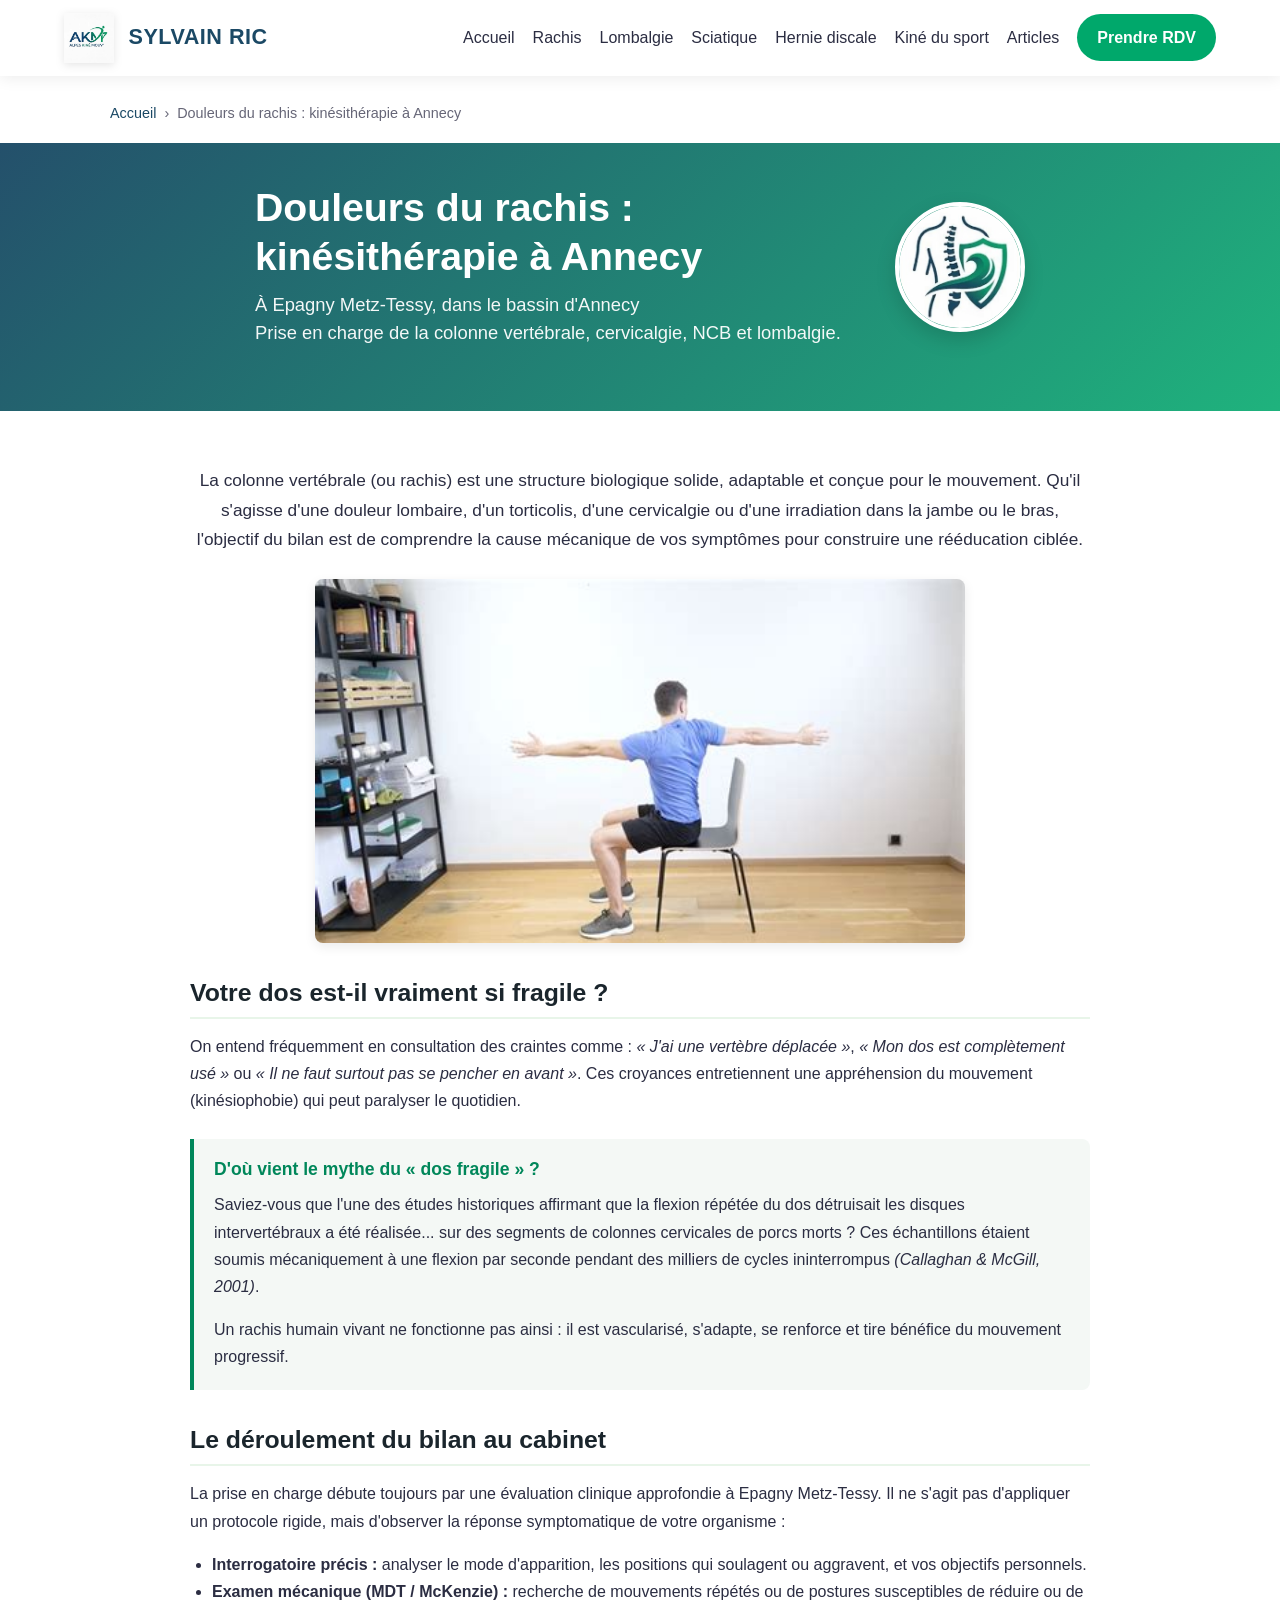
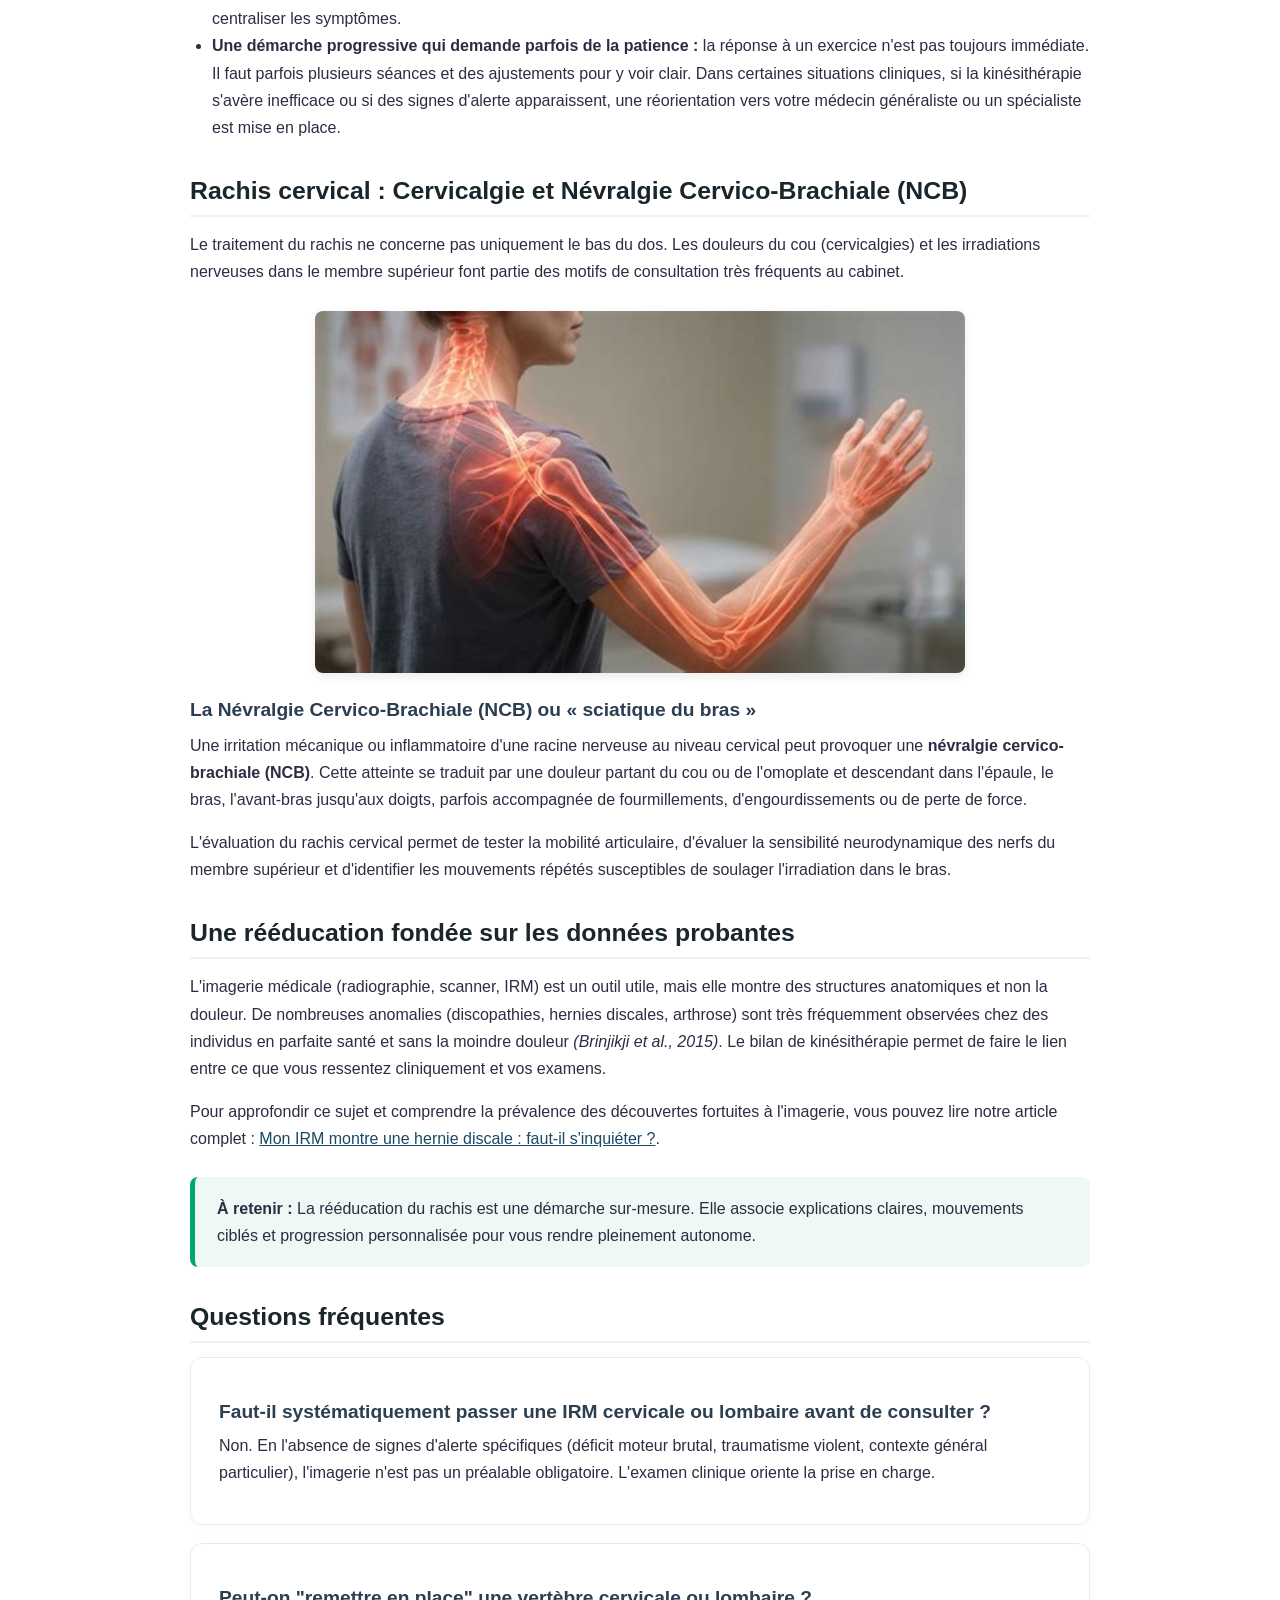
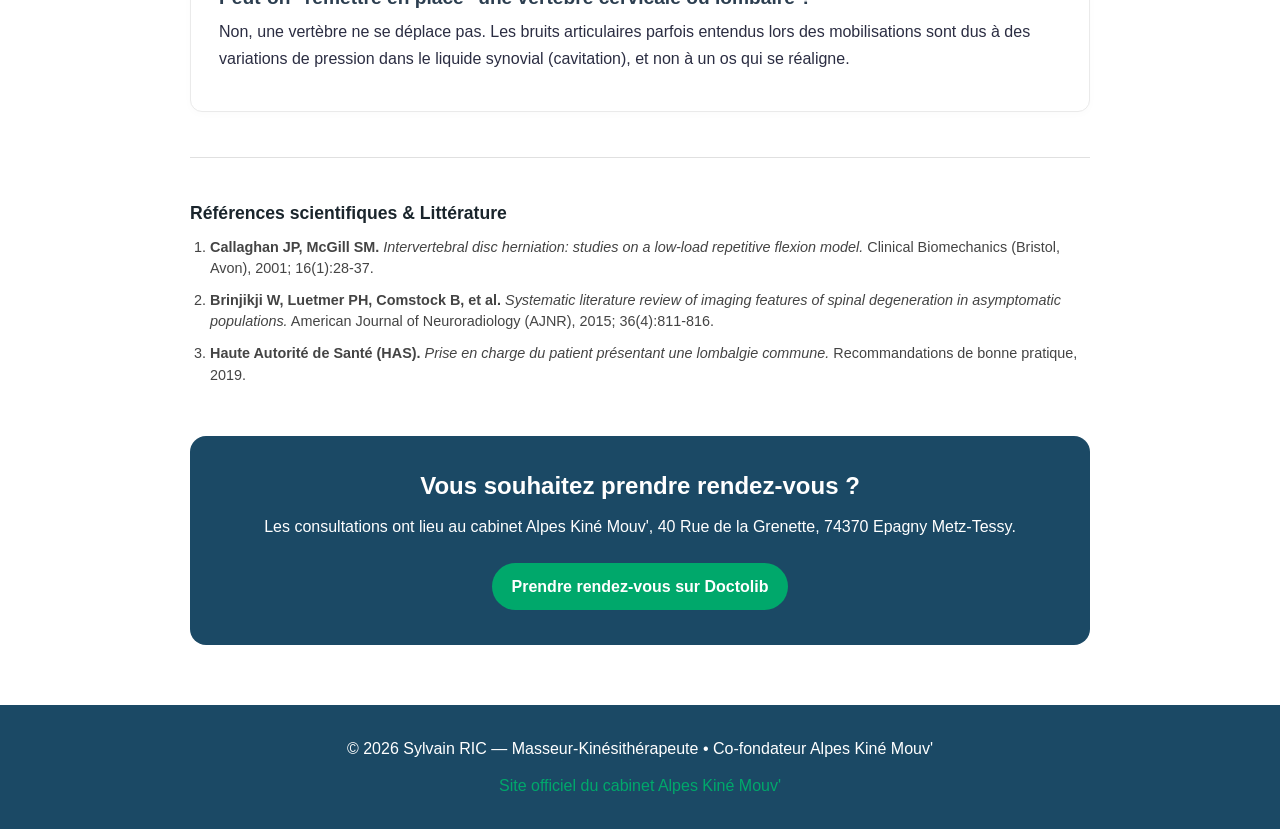
<file: rachis/index.html>
<!DOCTYPE html>
<html lang="fr">
<head>
<meta charset="UTF-8">
<meta name="viewport" content="width=device-width, initial-scale=1.0">
<title>Douleurs du Rachis, Cervicalgie & NCB | Kiné Annecy — Sylvain RIC</title>
<meta name="description" content="Traitement des douleurs du rachis à Epagny Metz-Tessy (Annecy) : lombalgie, cervicalgie, névralgie cervico-brachiale (NCB), sciatique et hernie discale. Bilan mécanique et rééducation active.">
<meta name="robots" content="index, follow, max-image-preview:large, max-snippet:-1, max-video-preview:-1">
<link rel="canonical" href="https://sylvainrickinesitherapeute.github.io/SiteInternet/rachis/">
<meta property="og:type" content="website">
<meta property="og:title" content="Douleurs du Rachis, Cervicalgie & NCB | Kiné Annecy — Sylvain RIC">
<meta property="og:description" content="Prise en charge des douleurs de la colonne vertébrale, du cou (cervicalgie) et irradiations dans le bras (NCB) à Epagny Metz-Tessy près d'Annecy.">
<meta property="og:url" content="https://sylvainrickinesitherapeute.github.io/SiteInternet/rachis/">
<link rel="stylesheet" href="../style.css">
<link rel="icon" href="../sylvain-ric.jpg">
<style>
.article h2 {
    color: #1a252c;
    margin-top: 35px;
    border-bottom: 2px solid #e8f5e9;
    padding-bottom: 8px;
}
.article h3 {
    color: #2c3e50;
    margin-top: 20px;
    font-size: 1.2rem;
}
.anecdote-box {
    background-color: #f4f8f5;
    border-left: 4px solid #00875a;
    padding: 20px;
    margin: 25px 0;
    border-radius: 0 8px 8px 0;
}
.anecdote-box h3 {
    margin-top: 0;
    color: #00875a;
    font-size: 1.1rem;
}
.references-section {
    margin-top: 45px;
    padding-top: 25px;
    border-top: 1px solid #e0e0e0;
    font-size: 0.9rem;
    color: #444;
}
.references-section h3 {
    font-size: 1.1rem;
    color: #1a252c;
    margin-bottom: 12px;
    border-bottom: none;
}
.references-list {
    padding-left: 20px;
    margin: 0;
}
.references-list li {
    margin-bottom: 10px;
    line-height: 1.5;
}
</style>
<script type="application/ld+json">
{
  "@context":"https://schema.org",
  "@graph":[
    {
      "@type":"WebPage",
      "@id":"https://sylvainrickinesitherapeute.github.io/SiteInternet/rachis/#webpage",
      "url":"https://sylvainrickinesitherapeute.github.io/SiteInternet/rachis/",
      "name":"Douleurs du Rachis, Cervicalgie & NCB | Kiné Annecy — Sylvain RIC",
      "description":"Prise en charge des douleurs du rachis lombaire et cervical (cervicalgie, névralgie cervico-brachiale) à Epagny Metz-Tessy près d'Annecy.",
      "isPartOf":{"@id":"https://sylvainrickinesitherapeute.github.io/SiteInternet/#website"},
      "about":{"@id":"https://sylvainrickinesitherapeute.github.io/SiteInternet/#person"}
    },
    {
      "@type":"BreadcrumbList",
      "@id":"https://sylvainrickinesitherapeute.github.io/SiteInternet/rachis/#breadcrumb",
      "itemListElement":[
        {"@type":"ListItem","position":1,"name":"Accueil","item":"https://sylvainrickinesitherapeute.github.io/SiteInternet/"},
        {"@type":"ListItem","position":2,"name":"Rachis","item":"https://sylvainrickinesitherapeute.github.io/SiteInternet/rachis/"}
      ]
    },
    {
      "@type":"Person",
      "@id":"https://sylvainrickinesitherapeute.github.io/SiteInternet/#person",
      "name":"Sylvain RIC",
      "jobTitle":"Masseur-Kinésithérapeute",
      "url":"https://sylvainrickinesitherapeute.github.io/SiteInternet/",
      "sameAs":["https://alpeskinemouv.github.io/KineMetzTessy/equipe/sylvain-ric.html"]
    },
    {
      "@type":"WebSite",
      "@id":"https://sylvainrickinesitherapeute.github.io/SiteInternet/#website",
      "url":"https://sylvainrickinesitherapeute.github.io/SiteInternet/",
      "name":"Sylvain RIC — Masseur-Kinésithérapeute"
    }
  ]
}
</script>
</head>
<body>

<header>
<a href="../index.html" class="logo-container"><img src="../logo.jpg" alt="Alpes Kiné Mouv'"><span class="brand-title">SYLVAIN RIC</span></a>
<nav>
<a href="../index.html">Accueil</a>
<a href="../rachis/">Rachis</a>
<a href="../lombalgie/">Lombalgie</a>
<a href="../sciatique/">Sciatique</a>
<a href="../hernie-discale/">Hernie discale</a>
<a href="../kine-du-sport/">Kiné du sport</a>
<a href="../articles/">Articles</a>
<a href="https://www.doctolib.fr/masseur-kinesitherapeute/epagny-metz-tessy/sylvain-ric-epagny-metz-tessy" class="btn-doctolib" target="_blank" rel="noopener">Prendre RDV</a>
</nav>
</header>

<div class="breadcrumb"><a href="../">Accueil</a> &nbsp;›&nbsp; Douleurs du rachis : kinésithérapie à Annecy</div>

<!-- SECTION HERO -->
<section class="hero" style="margin-top:18px; display: flex; align-items: center; justify-content: center; gap: 40px; flex-wrap: wrap; padding: 40px 20px;">
    <div style="text-align: left; max-width: 600px;">
        <h1 style="margin-bottom: 10px;">Douleurs du rachis : kinésithérapie à Annecy</h1>
        <h2 style="font-size: 1.15rem; opacity: 0.95; font-weight: 400; line-height: 1.5;">À Epagny Metz-Tessy, dans le bassin d'Annecy<br>Prise en charge de la colonne vertébrale, cervicalgie, NCB et lombalgie.</h2>
    </div>
    <div style="display: flex; align-items: center; justify-content: center;">
        <img src="../icone-rachis.jpg" alt="Illustration douleurs du rachis" style="width: 130px; height: 130px; object-fit: cover; border-radius: 50%; background-color: #ffffff; box-shadow: 0 8px 20px rgba(0,0,0,0.15);">
    </div>
</section>

<div class="container"><article class="article">
<p class="lead">La colonne vertébrale (ou rachis) est une structure biologique solide, adaptable et conçue pour le mouvement. Qu'il s'agisse d'une douleur lombaire, d'un torticolis, d'une cervicalgie ou d'une irradiation dans la jambe ou le bras, l'objectif du bilan est de comprendre la cause mécanique de vos symptômes pour construire une rééducation ciblée.</p>

<!-- IMAGE PRINCIPALE DU RACHIS -->
<img src="kinesitherapie-rachis-annecy.jpg" 
     alt="Évaluation et rééducation du rachis à Epagny Metz-Tessy près d'Annecy" 
     onerror="this.style.display='none'" 
     style="width: 100%; max-width: 650px; height: auto; border-radius: 8px; margin: 25px auto; display: block; box-shadow: 0 4px 12px rgba(0,0,0,0.08);">

<h2>Votre dos est-il vraiment si fragile ?</h2>
<p>On entend fréquemment en consultation des craintes comme : <em>« J'ai une vertèbre déplacée »</em>, <em>« Mon dos est complètement usé »</em> ou <em>« Il ne faut surtout pas se pencher en avant »</em>. Ces croyances entretiennent une appréhension du mouvement (kinésiophobie) qui peut paralyser le quotidien.</p>

<div class="anecdote-box">
    <h3>D'où vient le mythe du « dos fragile » ?</h3>
    <p>Saviez-vous que l'une des études historiques affirmant que la flexion répétée du dos détruisait les disques intervertébraux a été réalisée... sur des segments de colonnes cervicales de porcs morts ? Ces échantillons étaient soumis mécaniquement à une flexion par seconde pendant des milliers de cycles ininterrompus <em>(Callaghan & McGill, 2001)</em>.</p>
    <p style="margin-bottom:0;">Un rachis humain vivant ne fonctionne pas ainsi : il est vascularisé, s'adapte, se renforce et tire bénéfice du mouvement progressif.</p>
</div>

<h2>Le déroulement du bilan au cabinet</h2>
<p>La prise en charge débute toujours par une évaluation clinique approfondie à Epagny Metz-Tessy. Il ne s'agit pas d'appliquer un protocole rigide, mais d'observer la réponse symptomatique de votre organisme :</p>
<ul>
    <li><strong>Interrogatoire précis :</strong> analyser le mode d'apparition, les positions qui soulagent ou aggravent, et vos objectifs personnels.</li>
    <li><strong>Examen mécanique (MDT / McKenzie) :</strong> recherche de mouvements répétés ou de postures susceptibles de réduire ou de centraliser les symptômes.</li>
    <li><strong>Une démarche progressive qui demande parfois de la patience :</strong> la réponse à un exercice n'est pas toujours immédiate. Il faut parfois plusieurs séances et des ajustements pour y voir clair. Dans certaines situations cliniques, si la kinésithérapie s'avère inefficace ou si des signes d'alerte apparaissent, une réorientation vers votre médecin généraliste ou un spécialiste est mise en place.</li>
</ul>

<h2>Rachis cervical : Cervicalgie et Névralgie Cervico-Brachiale (NCB)</h2>
<p>Le traitement du rachis ne concerne pas uniquement le bas du dos. Les douleurs du cou (cervicalgies) et les irradiations nerveuses dans le membre supérieur font partie des motifs de consultation très fréquents au cabinet.</p>

<!-- IMAGE DÉDIÉE AU RACHIS CERVICAL / NCB -->
<img src="nevralgie-cervico-brachiale-annecy.jpg" 
     alt="Prise en charge du rachis cervical et de la névralgie cervico-brachiale à Epagny Metz-Tessy" 
     onerror="this.style.display='none'" 
     style="width: 100%; max-width: 650px; height: auto; border-radius: 8px; margin: 25px auto; display: block; box-shadow: 0 4px 12px rgba(0,0,0,0.08);">

<h3>La Névralgie Cervico-Brachiale (NCB) ou « sciatique du bras »</h3>
<p>Une irritation mécanique ou inflammatoire d'une racine nerveuse au niveau cervical peut provoquer une <strong>névralgie cervico-brachiale (NCB)</strong>. Cette atteinte se traduit par une douleur partant du cou ou de l'omoplate et descendant dans l'épaule, le bras, l'avant-bras jusqu'aux doigts, parfois accompagnée de fourmillements, d'engourdissements ou de perte de force.</p>

<p>L'évaluation du rachis cervical permet de tester la mobilité articulaire, d'évaluer la sensibilité neurodynamique des nerfs du membre supérieur et d'identifier les mouvements répétés susceptibles de soulager l'irradiation dans le bras.</p>

<h2>Une rééducation fondée sur les données probantes</h2>
<p>L'imagerie médicale (radiographie, scanner, IRM) est un outil utile, mais elle montre des structures anatomiques et non la douleur. De nombreuses anomalies (discopathies, hernies discales, arthrose) sont très fréquemment observées chez des individus en parfaite santé et sans la moindre douleur <em>(Brinjikji et al., 2015)</em>. Le bilan de kinésithérapie permet de faire le lien entre ce que vous ressentez cliniquement et vos examens.</p>

<p>Pour approfondir ce sujet et comprendre la prévalence des découvertes fortuites à l'imagerie, vous pouvez lire notre article complet : <a href="../articles/hernie-discale-et-irm/">Mon IRM montre une hernie discale : faut-il s'inquiéter ?</a>.</p>

<div class="note"><strong>À retenir :</strong> La rééducation du rachis est une démarche sur-mesure. Elle associe explications claires, mouvements ciblés et progression personnalisée pour vous rendre pleinement autonome.</div>

<h2>Questions fréquentes</h2>
<div class="faq-box"><h3>Faut-il systématiquement passer une IRM cervicale ou lombaire avant de consulter ?</h3><p>Non. En l'absence de signes d'alerte spécifiques (déficit moteur brutal, traumatisme violent, contexte général particulier), l'imagerie n'est pas un préalable obligatoire. L'examen clinique oriente la prise en charge.</p></div>
<div class="faq-box"><h3>Peut-on "remettre en place" une vertèbre cervicale ou lombaire ?</h3><p>Non, une vertèbre ne se déplace pas. Les bruits articulaires parfois entendus lors des mobilisations sont dus à des variations de pression dans le liquide synovial (cavitation), et non à un os qui se réaligne.</p></div>

<section class="references-section">
    <h3>Références scientifiques & Littérature</h3>
    <ol class="references-list">
        <li><strong>Callaghan JP, McGill SM.</strong> <em>Intervertebral disc herniation: studies on a low-load repetitive flexion model.</em> Clinical Biomechanics (Bristol, Avon), 2001; 16(1):28-37.</li>
        <li><strong>Brinjikji W, Luetmer PH, Comstock B, et al.</strong> <em>Systematic literature review of imaging features of spinal degeneration in asymptomatic populations.</em> American Journal of Neuroradiology (AJNR), 2015; 36(4):811-816.</li>
        <li><strong>Haute Autorité de Santé (HAS).</strong> <em>Prise en charge du patient présentant une lombalgie commune.</em> Recommandations de bonne pratique, 2019.</li>
    </ol>
</section>

</article>

<div class="cta">
    <h2>Vous souhaitez prendre rendez-vous ?</h2>
    <p>Les consultations ont lieu au cabinet Alpes Kiné Mouv', 40 Rue de la Grenette, 74370 Epagny Metz-Tessy.</p>
    <a href="https://www.doctolib.fr/masseur-kinesitherapeute/epagny-metz-tessy/sylvain-ric-epagny-metz-tessy" class="btn-doctolib" target="_blank" rel="noopener">Prendre rendez-vous sur Doctolib</a>
</div>
</div>

<footer>
<p>&copy; 2026 Sylvain RIC — Masseur-Kinésithérapeute • Co-fondateur Alpes Kiné Mouv'</p>
<p style="margin-top:10px"><a href="https://alpeskinemouv.github.io/KineMetzTessy/" target="_blank" rel="noopener">Site officiel du cabinet Alpes Kiné Mouv'</a></p>
</footer>

</body>
</html>
</file>
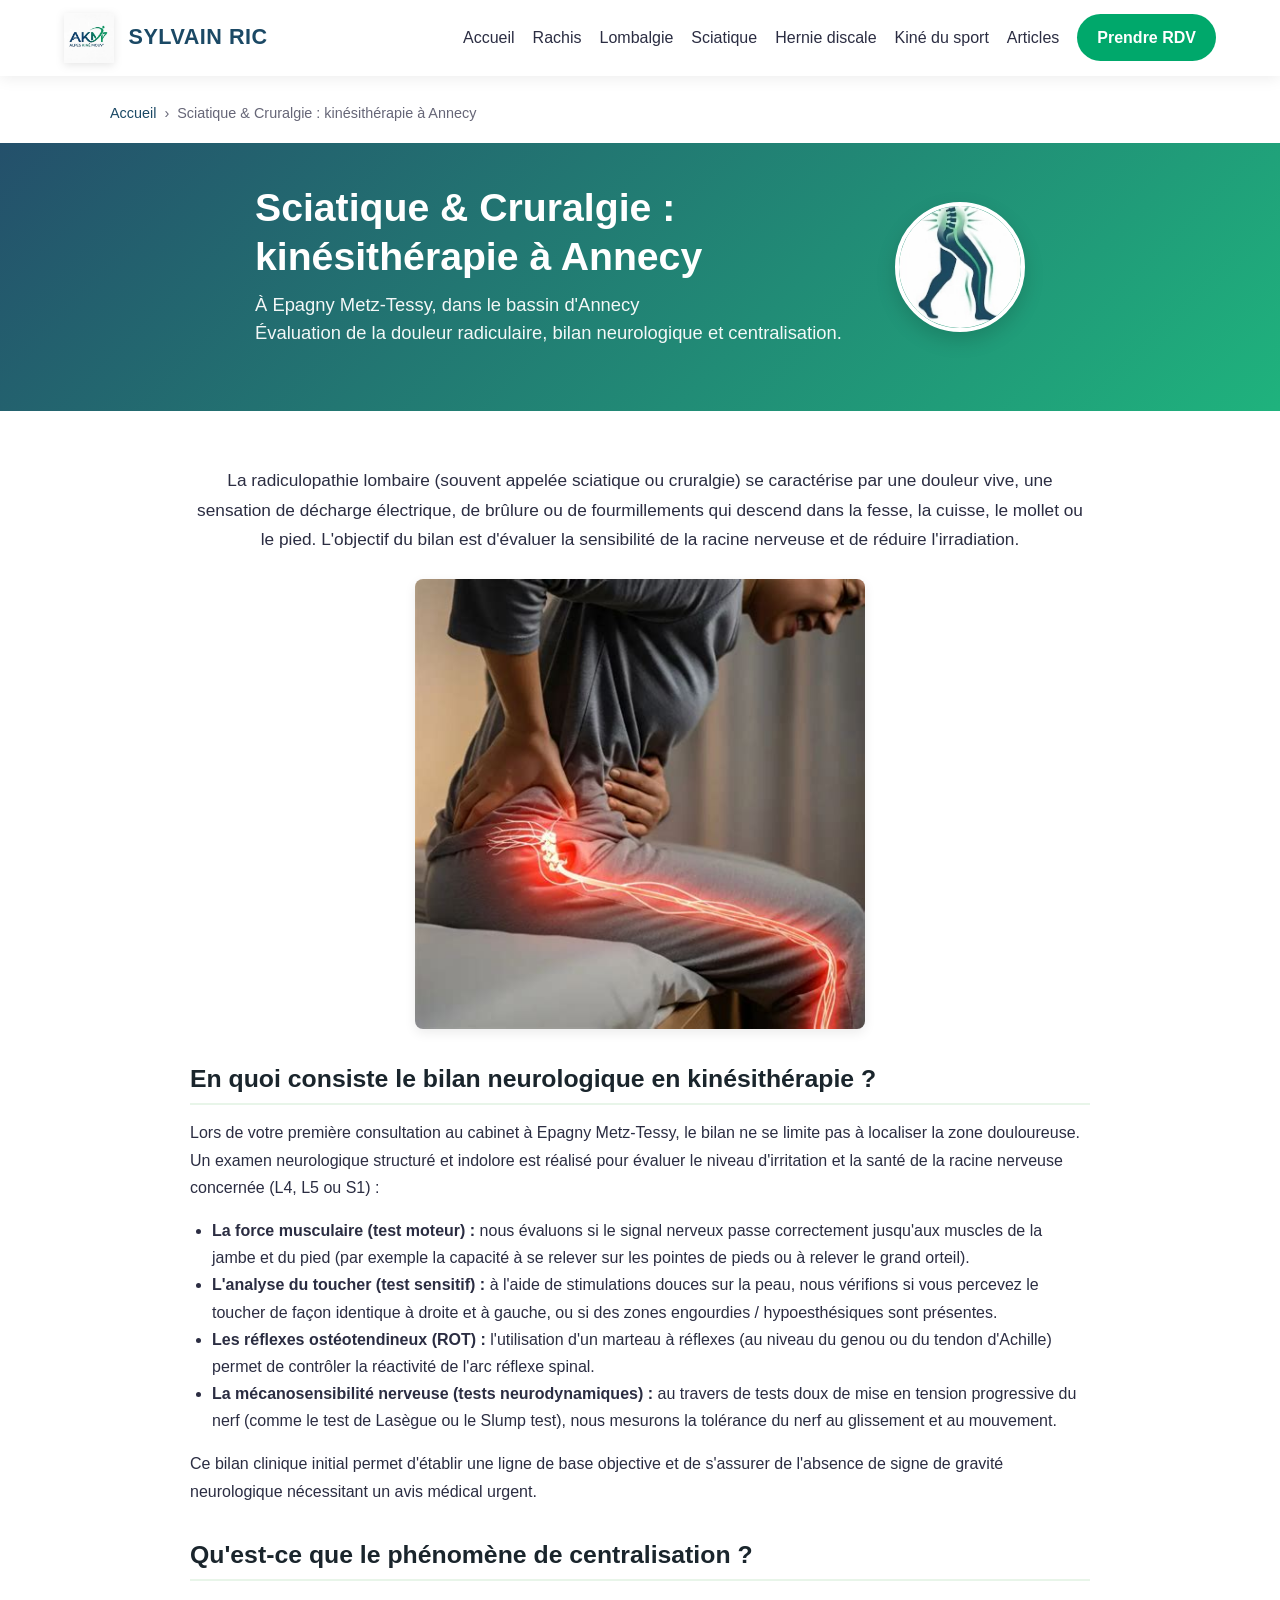
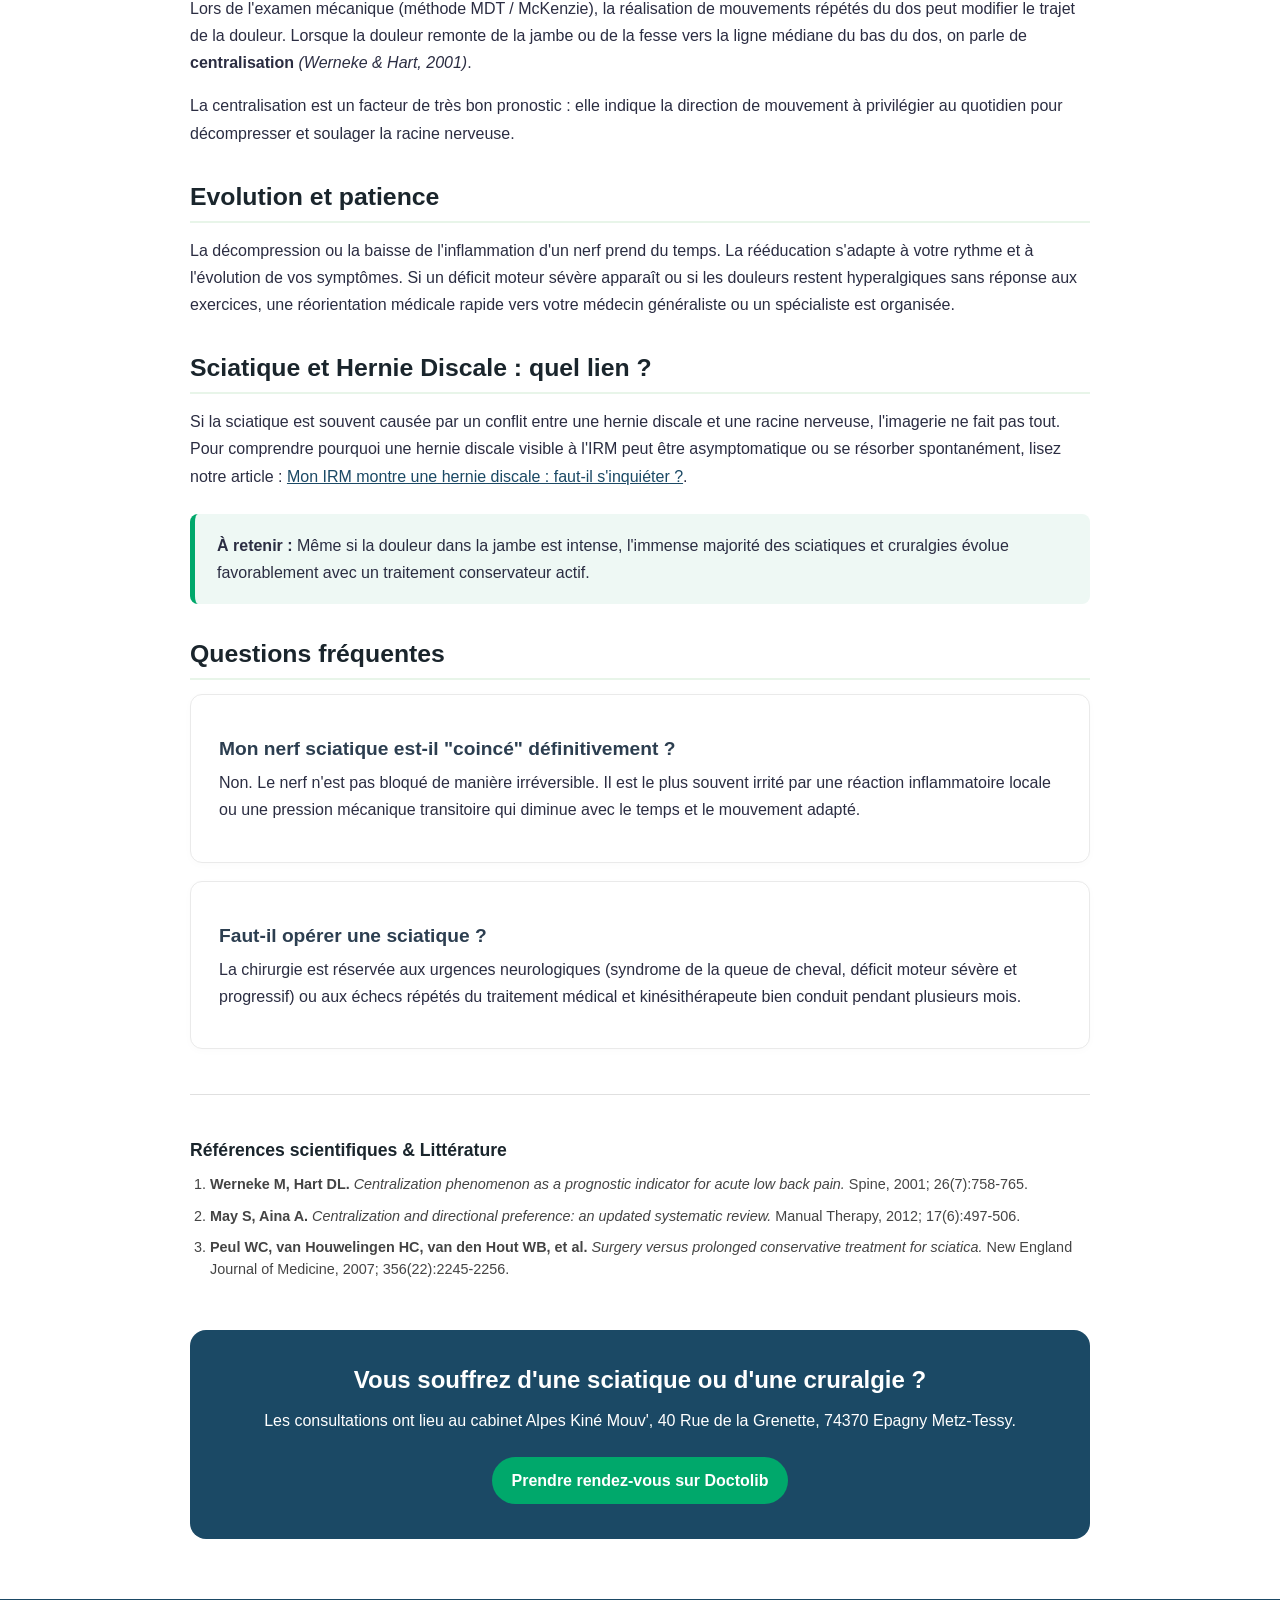
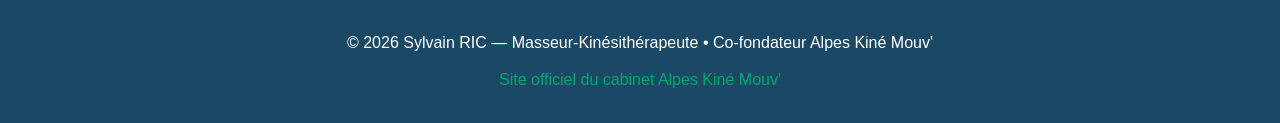
<file: sciatique/index.html>
<!DOCTYPE html>
<html lang="fr">
<head>
<meta charset="UTF-8">
<meta name="viewport" content="width=device-width, initial-scale=1.0">
<title>Sciatique & Cruralgie | Kinésithérapeute à Annecy — Sylvain RIC</title>
<meta name="description" content="Prise en charge de la sciatique et de la cruralgie à Epagny Metz-Tessy (Annecy). Évaluation neurodynamique, bilan neurologique, phénomène de centralisation et rééducation active.">
<meta name="robots" content="index, follow, max-image-preview:large, max-snippet:-1, max-video-preview:-1">
<link rel="canonical" href="https://sylvainrickinesitherapeute.github.io/SiteInternet/sciatique/">
<meta property="og:type" content="website">
<meta property="og:title" content="Sciatique & Cruralgie | Kinésithérapeute à Annecy — Sylvain RIC">
<meta property="og:description" content="Traitement de la sciatique et des douleurs radiculaires à Epagny Metz-Tessy près d'Annecy : centralisation de la douleur et bilan neurologique.">
<meta property="og:url" content="https://sylvainrickinesitherapeute.github.io/SiteInternet/sciatique/">
<link rel="stylesheet" href="../style.css">
<link rel="icon" href="../sylvain-ric.jpg">
<style>
.article h2 {
    color: #1a252c;
    margin-top: 35px;
    border-bottom: 2px solid #e8f5e9;
    padding-bottom: 8px;
}
.article h3 {
    color: #2c3e50;
    margin-top: 20px;
    font-size: 1.2rem;
}
.anecdote-box {
    background-color: #f4f8f5;
    border-left: 4px solid #00875a;
    padding: 20px;
    margin: 25px 0;
    border-radius: 0 8px 8px 0;
}
.anecdote-box h3 {
    margin-top: 0;
    color: #00875a;
    font-size: 1.1rem;
}
.references-section {
    margin-top: 45px;
    padding-top: 25px;
    border-top: 1px solid #e0e0e0;
    font-size: 0.9rem;
    color: #444;
}
.references-section h3 {
    font-size: 1.1rem;
    color: #1a252c;
    margin-bottom: 12px;
    border-bottom: none;
}
.references-list {
    padding-left: 20px;
    margin: 0;
}
.references-list li {
    margin-bottom: 10px;
    line-height: 1.5;
}
</style>
<script type="application/ld+json">
{
  "@context":"https://schema.org",
  "@graph":[
    {
      "@type":"WebPage",
      "@id":"https://sylvainrickinesitherapeute.github.io/SiteInternet/sciatique/#webpage",
      "url":"https://sylvainrickinesitherapeute.github.io/SiteInternet/sciatique/",
      "name":"Sciatique & Cruralgie | Kinésithérapeute à Annecy — Sylvain RIC",
      "description":"Prise en charge de la sciatique et des irradiations nerveuses dans la jambe à Epagny Metz-Tessy près d'Annecy.",
      "isPartOf":{"@id":"https://sylvainrickinesitherapeute.github.io/SiteInternet/#website"},
      "about":{"@id":"https://sylvainrickinesitherapeute.github.io/SiteInternet/#person"}
    },
    {
      "@type":"BreadcrumbList",
      "@id":"https://sylvainrickinesitherapeute.github.io/SiteInternet/sciatique/#breadcrumb",
      "itemListElement":[
        {"@type":"ListItem","position":1,"name":"Accueil","item":"https://sylvainrickinesitherapeute.github.io/SiteInternet/"},
        {"@type":"ListItem","position":2,"name":"Sciatique","item":"https://sylvainrickinesitherapeute.github.io/SiteInternet/sciatique/"}
      ]
    },
    {
      "@type":"Person",
      "@id":"https://sylvainrickinesitherapeute.github.io/SiteInternet/#person",
      "name":"Sylvain RIC",
      "jobTitle":"Masseur-Kinésithérapeute",
      "url":"https://sylvainrickinesitherapeute.github.io/SiteInternet/",
      "sameAs":["https://alpeskinemouv.github.io/KineMetzTessy/equipe/sylvain-ric.html"]
    },
    {
      "@type":"WebSite",
      "@id":"https://sylvainrickinesitherapeute.github.io/SiteInternet/#website",
      "url":"https://sylvainrickinesitherapeute.github.io/SiteInternet/",
      "name":"Sylvain RIC — Masseur-Kinésithérapeute"
    }
  ]
}
</script>
</head>
<body>

<header>
<a href="../index.html" class="logo-container"><img src="../logo.jpg" alt="Alpes Kiné Mouv'"><span class="brand-title">SYLVAIN RIC</span></a>
<nav>
<a href="../index.html">Accueil</a>
<a href="../rachis/">Rachis</a>
<a href="../lombalgie/">Lombalgie</a>
<a href="../sciatique/">Sciatique</a>
<a href="../hernie-discale/">Hernie discale</a>
<a href="../kine-du-sport/">Kiné du sport</a>
<a href="../articles/">Articles</a>
<a href="https://www.doctolib.fr/masseur-kinesitherapeute/epagny-metz-tessy/sylvain-ric-epagny-metz-tessy" class="btn-doctolib" target="_blank" rel="noopener">Prendre RDV</a>
</nav>
</header>

<div class="breadcrumb"><a href="../">Accueil</a> &nbsp;›&nbsp; Sciatique & Cruralgie : kinésithérapie à Annecy</div>

<section class="hero" style="margin-top:18px; display: flex; align-items: center; justify-content: center; gap: 40px; flex-wrap: wrap; padding: 40px 20px;">
    <div style="text-align: left; max-width: 600px;">
        <h1 style="margin-bottom: 10px;">Sciatique & Cruralgie : kinésithérapie à Annecy</h1>
        <h2 style="font-size: 1.15rem; opacity: 0.95; font-weight: 400; line-height: 1.5;">À Epagny Metz-Tessy, dans le bassin d'Annecy<br>Évaluation de la douleur radiculaire, bilan neurologique et centralisation.</h2>
    </div>
    <div style="display: flex; align-items: center; justify-content: center;">
        <img src="../icone-sciatique.jpg" alt="Illustration sciatique" style="width: 130px; height: 130px; object-fit: cover; border-radius: 50%; background-color: #ffffff; box-shadow: 0 8px 20px rgba(0,0,0,0.15);">
    </div>
</section>

<div class="container"><article class="article">
<p class="lead">La radiculopathie lombaire (souvent appelée sciatique ou cruralgie) se caractérise par une douleur vive, une sensation de décharge électrique, de brûlure ou de fourmillements qui descend dans la fesse, la cuisse, le mollet ou le pied. L'objectif du bilan est d'évaluer la sensibilité de la racine nerveuse et de réduire l'irradiation.</p>

<!-- IMAGE TAILLE RÉDUITE (max-width: 450px) -->
<img src="sciatique-kinesitherapie-annecy.jpg" 
     alt="Évaluation neurodynamique et traitement de la sciatique à Epagny Metz-Tessy" 
     onerror="this.style.display='none'" 
     style="width: 100%; max-width: 450px; height: auto; border-radius: 8px; margin: 25px auto; display: block; box-shadow: 0 4px 12px rgba(0,0,0,0.08);">

<h2>En quoi consiste le bilan neurologique en kinésithérapie ?</h2>
<p>Lors de votre première consultation au cabinet à Epagny Metz-Tessy, le bilan ne se limite pas à localiser la zone douloureuse. Un examen neurologique structuré et indolore est réalisé pour évaluer le niveau d'irritation et la santé de la racine nerveuse concernée (L4, L5 ou S1) :</p>

<ul>
    <li><strong>La force musculaire (test moteur) :</strong> nous évaluons si le signal nerveux passe correctement jusqu'aux muscles de la jambe et du pied (par exemple la capacité à se relever sur les pointes de pieds ou à relever le grand orteil).</li>
    <li><strong>L'analyse du toucher (test sensitif) :</strong> à l'aide de stimulations douces sur la peau, nous vérifions si vous percevez le toucher de façon identique à droite et à gauche, ou si des zones engourdies / hypoesthésiques sont présentes.</li>
    <li><strong>Les réflexes ostéotendineux (ROT) :</strong> l'utilisation d'un marteau à réflexes (au niveau du genou ou du tendon d'Achille) permet de contrôler la réactivité de l'arc réflexe spinal.</li>
    <li><strong>La mécanosensibilité nerveuse (tests neurodynamiques) :</strong> au travers de tests doux de mise en tension progressive du nerf (comme le test de Lasègue ou le Slump test), nous mesurons la tolérance du nerf au glissement et au mouvement.</li>
</ul>

<p>Ce bilan clinique initial permet d'établir une ligne de base objective et de s'assurer de l'absence de signe de gravité neurologique nécessitant un avis médical urgent.</p>

<h2>Qu'est-ce que le phénomène de centralisation ?</h2>
<p>Lors de l'examen mécanique (méthode MDT / McKenzie), la réalisation de mouvements répétés du dos peut modifier le trajet de la douleur. Lorsque la douleur remonte de la jambe ou de la fesse vers la ligne médiane du bas du dos, on parle de <strong>centralisation</strong> <em>(Werneke & Hart, 2001)</em>.</p>

<p>La centralisation est un facteur de très bon pronostic : elle indique la direction de mouvement à privilégier au quotidien pour décompresser et soulager la racine nerveuse.</p>

<h2>Evolution et patience</h2>
<p>La décompression ou la baisse de l'inflammation d'un nerf prend du temps. La rééducation s'adapte à votre rythme et à l'évolution de vos symptômes. Si un déficit moteur sévère apparaît ou si les douleurs restent hyperalgiques sans réponse aux exercices, une réorientation médicale rapide vers votre médecin généraliste ou un spécialiste est organisée.</p>

<h2>Sciatique et Hernie Discale : quel lien ?</h2>
<p>Si la sciatique est souvent causée par un conflit entre une hernie discale et une racine nerveuse, l'imagerie ne fait pas tout. Pour comprendre pourquoi une hernie discale visible à l'IRM peut être asymptomatique ou se résorber spontanément, lisez notre article : <a href="../articles/hernie-discale-et-irm/">Mon IRM montre une hernie discale : faut-il s'inquiéter ?</a>.</p>

<div class="note"><strong>À retenir :</strong> Même si la douleur dans la jambe est intense, l'immense majorité des sciatiques et cruralgies évolue favorablement avec un traitement conservateur actif.</div>

<h2>Questions fréquentes</h2>
<div class="faq-box"><h3>Mon nerf sciatique est-il "coincé" définitivement ?</h3><p>Non. Le nerf n'est pas bloqué de manière irréversible. Il est le plus souvent irrité par une réaction inflammatoire locale ou une pression mécanique transitoire qui diminue avec le temps et le mouvement adapté.</p></div>
<div class="faq-box"><h3>Faut-il opérer une sciatique ?</h3><p>La chirurgie est réservée aux urgences neurologiques (syndrome de la queue de cheval, déficit moteur sévère et progressif) ou aux échecs répétés du traitement médical et kinésithérapeute bien conduit pendant plusieurs mois.</p></div>

<section class="references-section">
    <h3>Références scientifiques & Littérature</h3>
    <ol class="references-list">
        <li><strong>Werneke M, Hart DL.</strong> <em>Centralization phenomenon as a prognostic indicator for acute low back pain.</em> Spine, 2001; 26(7):758-765.</li>
        <li><strong>May S, Aina A.</strong> <em>Centralization and directional preference: an updated systematic review.</em> Manual Therapy, 2012; 17(6):497-506.</li>
        <li><strong>Peul WC, van Houwelingen HC, van den Hout WB, et al.</strong> <em>Surgery versus prolonged conservative treatment for sciatica.</em> New England Journal of Medicine, 2007; 356(22):2245-2256.</li>
    </ol>
</section>

</article>

<div class="cta">
    <h2>Vous souffrez d'une sciatique ou d'une cruralgie ?</h2>
    <p>Les consultations ont lieu au cabinet Alpes Kiné Mouv', 40 Rue de la Grenette, 74370 Epagny Metz-Tessy.</p>
    <a href="https://www.doctolib.fr/masseur-kinesitherapeute/epagny-metz-tessy/sylvain-ric-epagny-metz-tessy" class="btn-doctolib" target="_blank" rel="noopener">Prendre rendez-vous sur Doctolib</a>
</div>
</div>

<footer>
<p>&copy; 2026 Sylvain RIC — Masseur-Kinésithérapeute • Co-fondateur Alpes Kiné Mouv'</p>
<p style="margin-top:10px"><a href="https://alpeskinemouv.github.io/KineMetzTessy/" target="_blank" rel="noopener">Site officiel du cabinet Alpes Kiné Mouv'</a></p>
</footer>

</body>
</html>
</file>
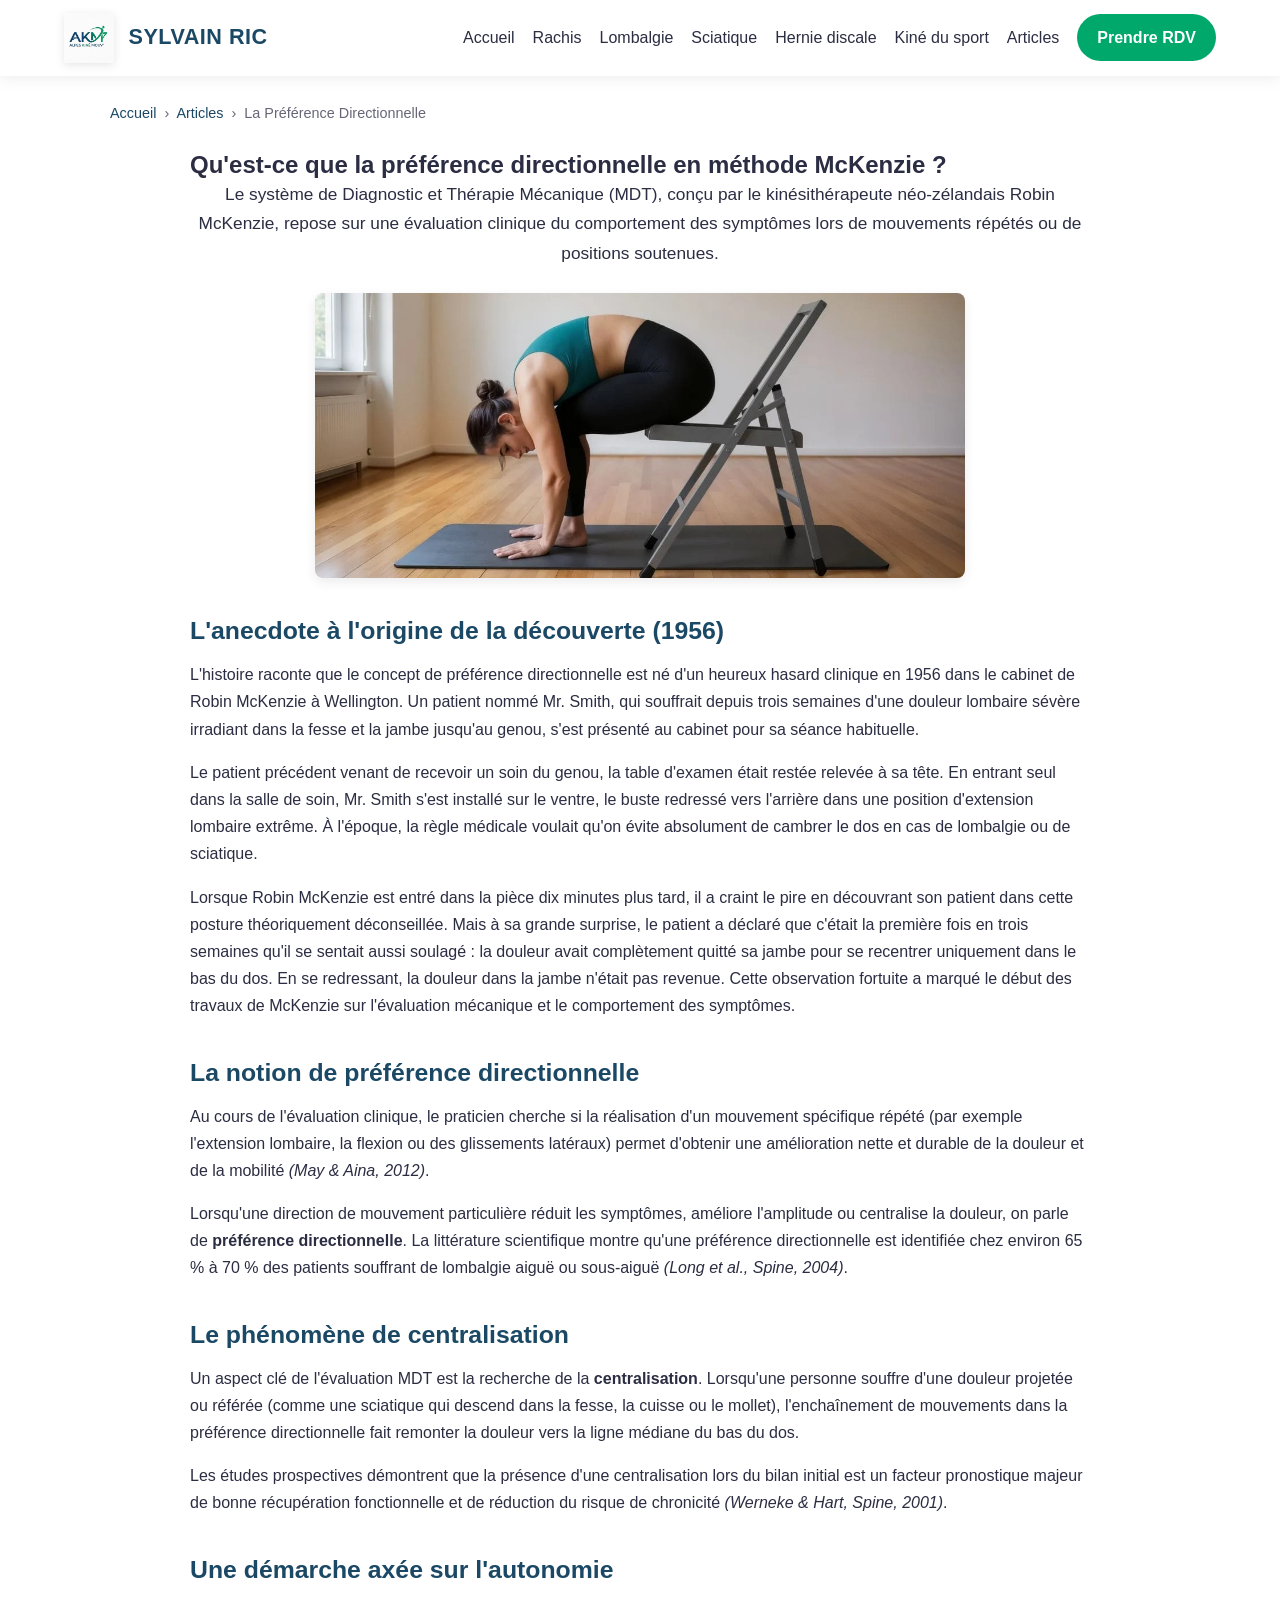
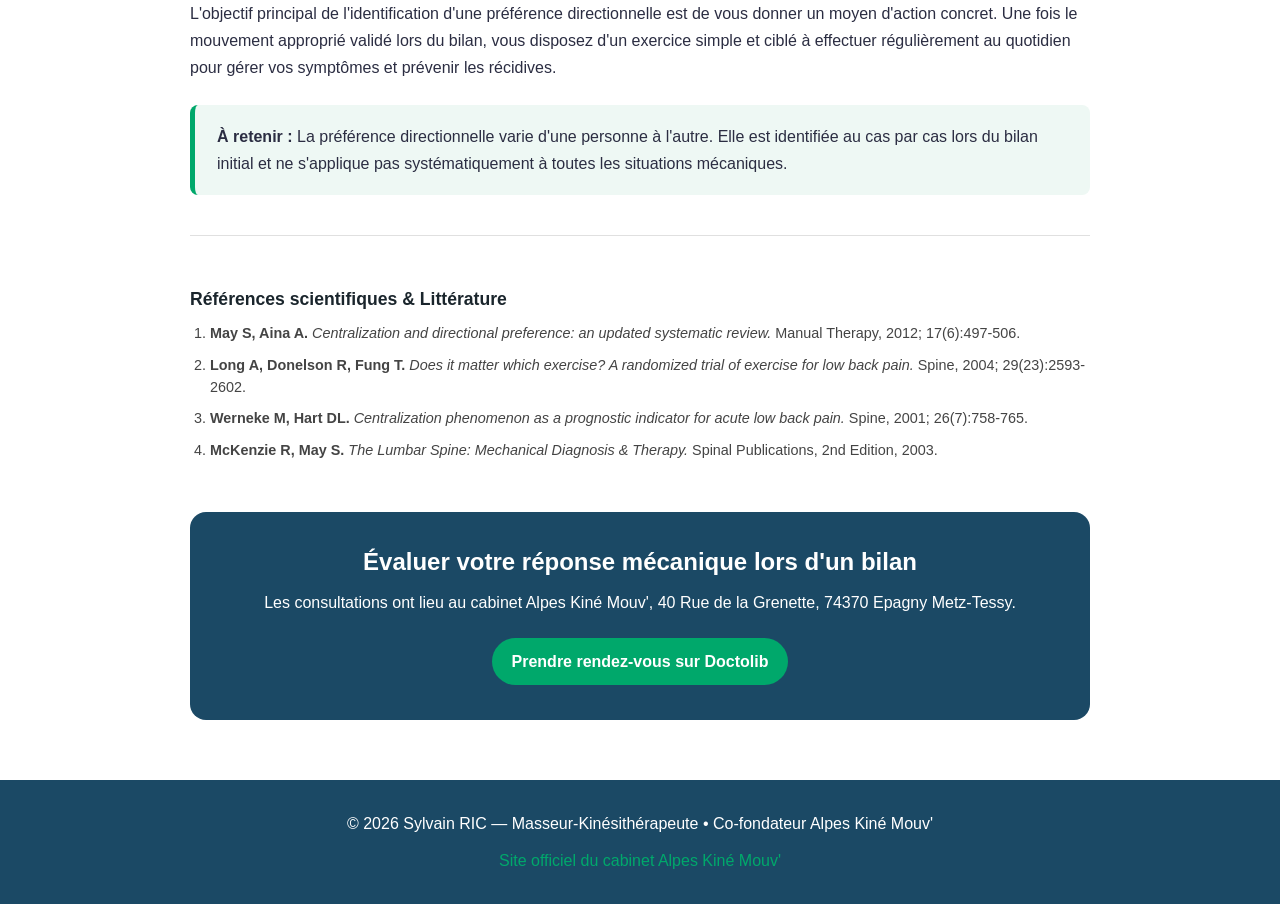
<file: articles/comprendre-methode-mckenzie/index.html>
<!DOCTYPE html>
<html lang="fr">
<head>
<meta charset="UTF-8">
<meta name="viewport" content="width=device-width, initial-scale=1.0">
<title>Comprendre la Préférence Directionnelle (Méthode McKenzie / MDT) — Sylvain RIC</title>
<meta name="description" content="Découverte et principes de la préférence directionnelle et de la centralisation dans le système MDT / Méthode McKenzie pour les douleurs lombaires et radiculaires.">
<meta name="robots" content="index, follow, max-image-preview:large, max-snippet:-1, max-video-preview:-1">
<link rel="canonical" href="https://sylvainrickinesitherapeute.github.io/SiteInternet/articles/comprendre-methode-mckenzie/">
<link rel="stylesheet" href="../../style.css">
<link rel="icon" href="../../sylvain-ric.jpg">
<style>
.references-section {
    margin-top: 40px;
    padding-top: 25px;
    border-top: 1px solid #e0e0e0;
    font-size: 0.9rem;
    color: #444;
}
.references-section h3 {
    font-size: 1.1rem;
    color: #1a252c;
    margin-bottom: 12px;
}
.references-list {
    padding-left: 20px;
    margin: 0;
}
.references-list li {
    margin-bottom: 10px;
    line-height: 1.5;
}
</style>
</head>
<body>

<header>
<a href="../../index.html" class="logo-container"><img src="../../logo.jpg" alt="Alpes Kiné Mouv'"><span class="brand-title">SYLVAIN RIC</span></a>
<nav>
<a href="../../index.html">Accueil</a>
<a href="../../rachis/">Rachis</a>
<a href="../../lombalgie/">Lombalgie</a>
<a href="../../sciatique/">Sciatique</a>
<a href="../../hernie-discale/">Hernie discale</a>
<a href="../../kine-du-sport/">Kiné du sport</a>
<a href="../../articles/">Articles</a>
<a href="https://www.doctolib.fr/masseur-kinesitherapeute/epagny-metz-tessy/sylvain-ric-epagny-metz-tessy" class="btn-doctolib" target="_blank" rel="noopener">Prendre RDV</a>
</nav>
</header>

<div class="breadcrumb">
    <a href="../../">Accueil</a> &nbsp;›&nbsp; <a href="../">Articles</a> &nbsp;›&nbsp; La Préférence Directionnelle
</div>

<div class="container" style="margin-top: 25px;">
    <article class="article">
        <h1>Qu'est-ce que la préférence directionnelle en méthode McKenzie ?</h1>
        <p class="lead">Le système de Diagnostic et Thérapie Mécanique (MDT), conçu par le kinésithérapeute néo-zélandais Robin McKenzie, repose sur une évaluation clinique du comportement des symptômes lors de mouvements répétés ou de positions soutenues.</p>

        <!-- IMAGE DE L'ARTICLE -->
        <img src="preference-directionnelle-mckenzie.jpg" alt="Bilan de préférence directionnelle méthode McKenzie" style="width: 100%; max-width: 650px; height: auto; border-radius: 8px; margin: 25px auto; display: block; box-shadow: 0 4px 12px rgba(0,0,0,0.08);">

        <h2>L'anecdote à l'origine de la découverte (1956)</h2>
        <p>L'histoire raconte que le concept de préférence directionnelle est né d'un heureux hasard clinique en 1956 dans le cabinet de Robin McKenzie à Wellington. Un patient nommé Mr. Smith, qui souffrait depuis trois semaines d'une douleur lombaire sévère irradiant dans la fesse et la jambe jusqu'au genou, s'est présenté au cabinet pour sa séance habituelle.</p>

        <p>Le patient précédent venant de recevoir un soin du genou, la table d'examen était restée relevée à sa tête. En entrant seul dans la salle de soin, Mr. Smith s'est installé sur le ventre, le buste redressé vers l'arrière dans une position d'extension lombaire extrême. À l'époque, la règle médicale voulait qu'on évite absolument de cambrer le dos en cas de lombalgie ou de sciatique.</p>

        <p>Lorsque Robin McKenzie est entré dans la pièce dix minutes plus tard, il a craint le pire en découvrant son patient dans cette posture théoriquement déconseillée. Mais à sa grande surprise, le patient a déclaré que c'était la première fois en trois semaines qu'il se sentait aussi soulagé : la douleur avait complètement quitté sa jambe pour se recentrer uniquement dans le bas du dos. En se redressant, la douleur dans la jambe n'était pas revenue. Cette observation fortuite a marqué le début des travaux de McKenzie sur l'évaluation mécanique et le comportement des symptômes.</p>

        <h2>La notion de préférence directionnelle</h2>
        <p>Au cours de l'évaluation clinique, le praticien cherche si la réalisation d'un mouvement spécifique répété (par exemple l'extension lombaire, la flexion ou des glissements latéraux) permet d'obtenir une amélioration nette et durable de la douleur et de la mobilité <em>(May & Aina, 2012)</em>.</p>

        <p>Lorsqu'une direction de mouvement particulière réduit les symptômes, améliore l'amplitude ou centralise la douleur, on parle de <strong>préférence directionnelle</strong>. La littérature scientifique montre qu'une préférence directionnelle est identifiée chez environ 65 % à 70 % des patients souffrant de lombalgie aiguë ou sous-aiguë <em>(Long et al., Spine, 2004)</em>.</p>

        <h2>Le phénomène de centralisation</h2>
        <p>Un aspect clé de l'évaluation MDT est la recherche de la <strong>centralisation</strong>. Lorsqu'une personne souffre d'une douleur projetée ou référée (comme une sciatique qui descend dans la fesse, la cuisse ou le mollet), l'enchaînement de mouvements dans la préférence directionnelle fait remonter la douleur vers la ligne médiane du bas du dos.</p>

        <p>Les études prospectives démontrent que la présence d'une centralisation lors du bilan initial est un facteur pronostique majeur de bonne récupération fonctionnelle et de réduction du risque de chronicité <em>(Werneke & Hart, Spine, 2001)</em>.</p>

        <h2>Une démarche axée sur l'autonomie</h2>
        <p>L'objectif principal de l'identification d'une préférence directionnelle est de vous donner un moyen d'action concret. Une fois le mouvement approprié validé lors du bilan, vous disposez d'un exercice simple et ciblé à effectuer régulièrement au quotidien pour gérer vos symptômes et prévenir les récidives.</p>

        <div class="note">
            <strong>À retenir :</strong> La préférence directionnelle varie d'une personne à l'autre. Elle est identifiée au cas par cas lors du bilan initial et ne s'applique pas systématiquement à toutes les situations mécaniques.
        </div>

        <section class="references-section">
            <h3>Références scientifiques & Littérature</h3>
            <ol class="references-list">
                <li><strong>May S, Aina A.</strong> <em>Centralization and directional preference: an updated systematic review.</em> Manual Therapy, 2012; 17(6):497-506.</li>
                <li><strong>Long A, Donelson R, Fung T.</strong> <em>Does it matter which exercise? A randomized trial of exercise for low back pain.</em> Spine, 2004; 29(23):2593-2602.</li>
                <li><strong>Werneke M, Hart DL.</strong> <em>Centralization phenomenon as a prognostic indicator for acute low back pain.</em> Spine, 2001; 26(7):758-765.</li>
                <li><strong>McKenzie R, May S.</strong> <em>The Lumbar Spine: Mechanical Diagnosis & Therapy.</em> Spinal Publications, 2nd Edition, 2003.</li>
            </ol>
        </section>
    </article>

    <div class="cta">
        <h2>Évaluer votre réponse mécanique lors d'un bilan</h2>
        <p>Les consultations ont lieu au cabinet Alpes Kiné Mouv', 40 Rue de la Grenette, 74370 Epagny Metz-Tessy.</p>
        <a href="https://www.doctolib.fr/masseur-kinesitherapeute/epagny-metz-tessy/sylvain-ric-epagny-metz-tessy" class="btn-doctolib" target="_blank" rel="noopener">Prendre rendez-vous sur Doctolib</a>
    </div>
</div>

<footer>
<p>&copy; 2026 Sylvain RIC — Masseur-Kinésithérapeute • Co-fondateur Alpes Kiné Mouv'</p>
<p style="margin-top:10px"><a href="https://alpeskinemouv.github.io/KineMetzTessy/" target="_blank" rel="noopener">Site officiel du cabinet Alpes Kiné Mouv'</a></p>
</footer>

</body>
</html>
</file>
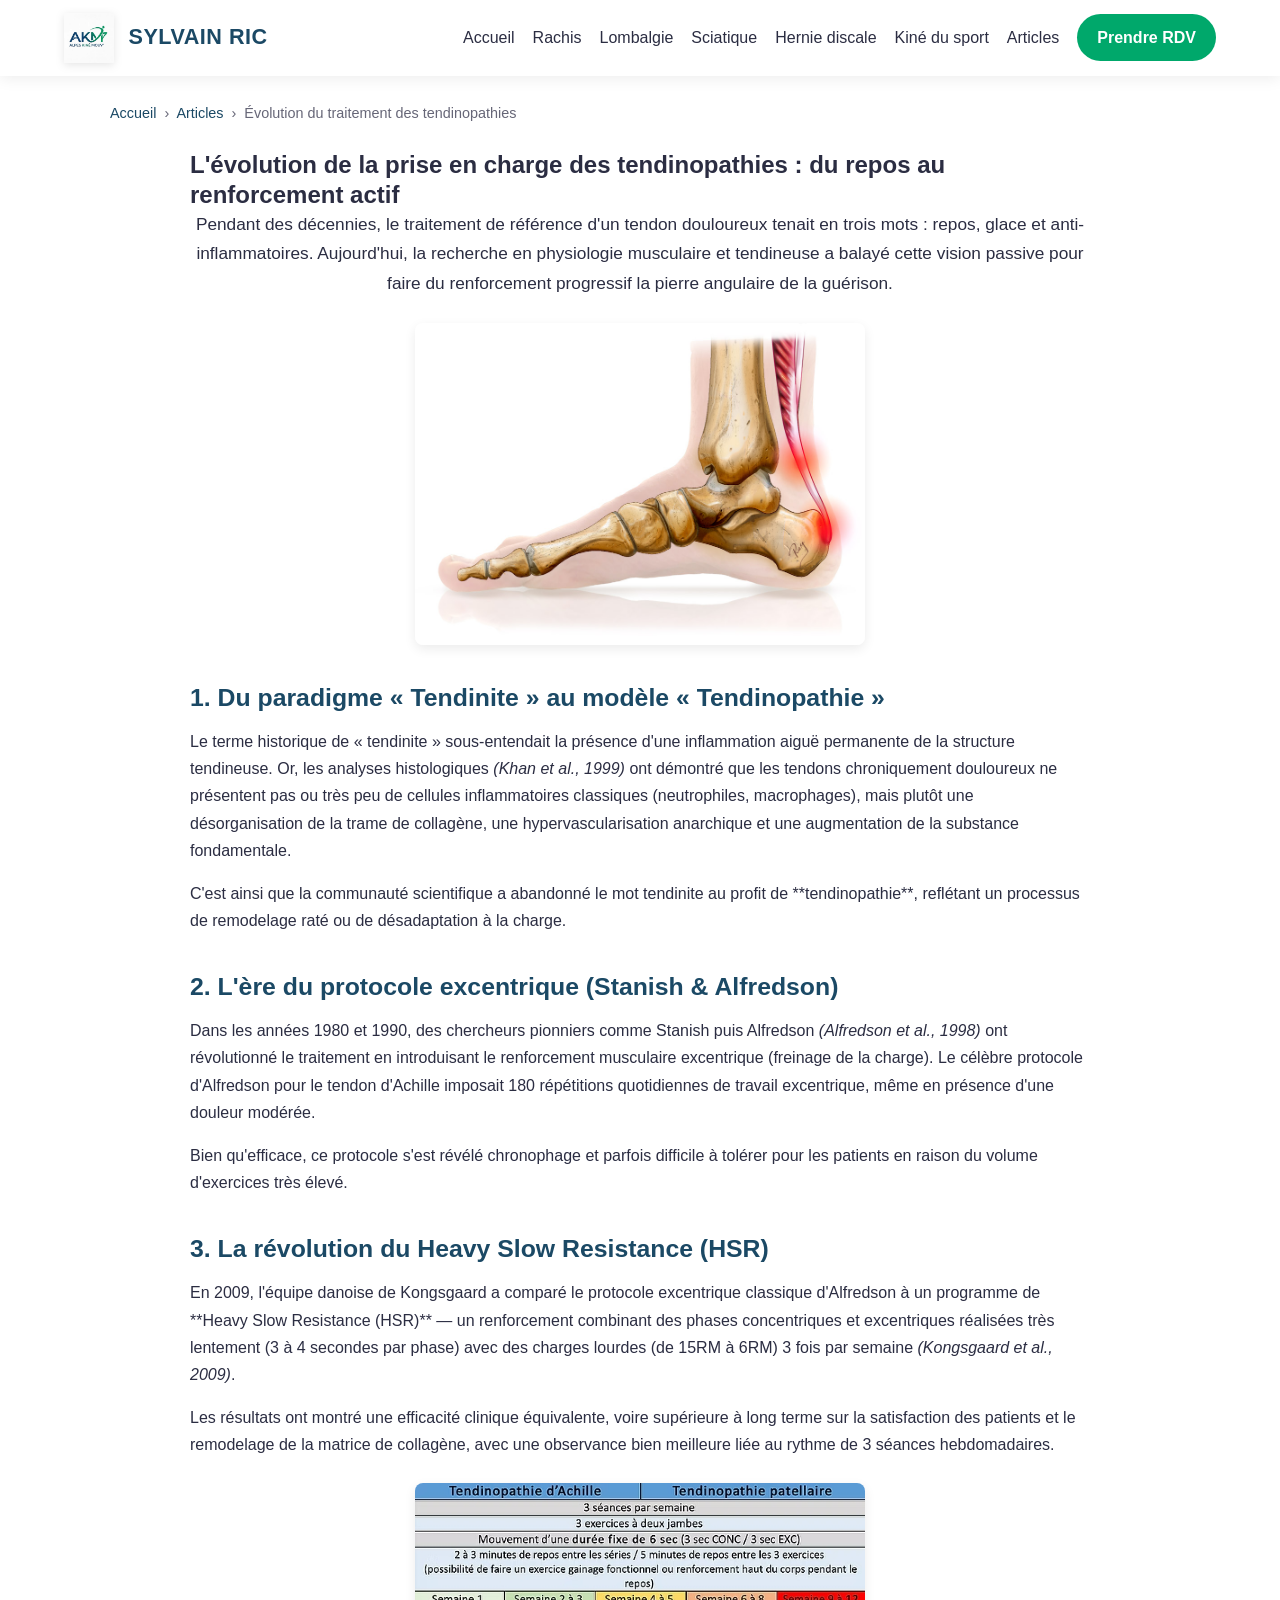
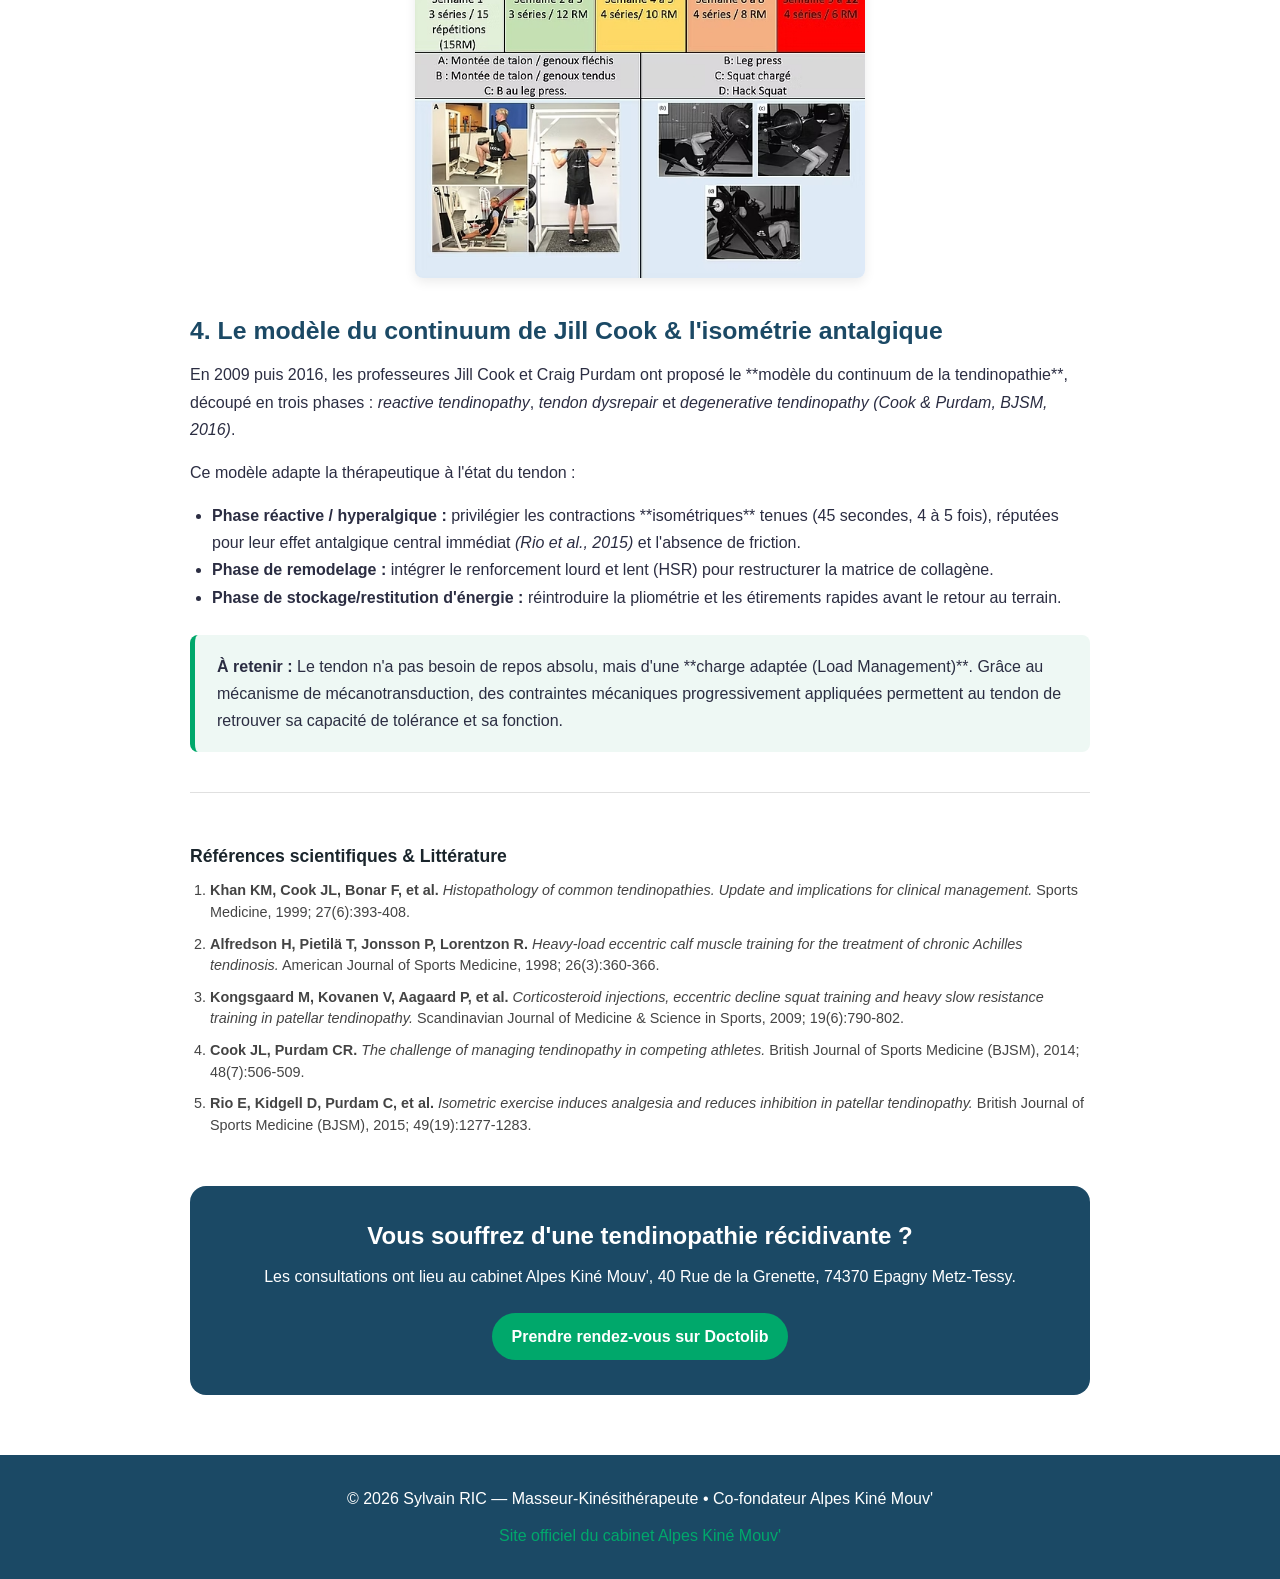
<file: articles/evolution-prise-en-charge-tendinopathies/index.html>
<!DOCTYPE html>
<html lang="fr">
<head>
<meta charset="UTF-8">
<meta name="viewport" content="width=device-width, initial-scale=1.0">
<title>L'évolution de la prise en charge des tendinopathies : du repos au renforcement actif — Sylvain RIC</title>
<meta name="description" content="Découvrez comment la prise en charge des tendinopathies a évolué : du repos strict aux protocoles de charge active (HSR, excentrique, isométrie) appuyés par les données scientifiques.">
<meta name="robots" content="index, follow, max-image-preview:large, max-snippet:-1, max-video-preview:-1">
<link rel="canonical" href="https://sylvainrickinesitherapeute.github.io/SiteInternet/articles/evolution-prise-en-charge-tendinopathies/">
<link rel="stylesheet" href="../../style.css">
<link rel="icon" href="../../sylvain-ric.jpg">
<style>
.references-section {
    margin-top: 40px;
    padding-top: 25px;
    border-top: 1px solid #e0e0e0;
    font-size: 0.9rem;
    color: #444;
}
.references-section h3 {
    font-size: 1.1rem;
    color: #1a252c;
    margin-bottom: 12px;
}
.references-list {
    padding-left: 20px;
    margin: 0;
}
.references-list li {
    margin-bottom: 10px;
    line-height: 1.5;
}
</style>
</head>
<body>

<header>
<a href="../../index.html" class="logo-container"><img src="../../logo.jpg" alt="Alpes Kiné Mouv'"><span class="brand-title">SYLVAIN RIC</span></a>
<nav>
<a href="../../index.html">Accueil</a>
<a href="../../rachis/">Rachis</a>
<a href="../../lombalgie/">Lombalgie</a>
<a href="../../sciatique/">Sciatique</a>
<a href="../../hernie-discale/">Hernie discale</a>
<a href="../../kine-du-sport/">Kiné du sport</a>
<a href="../../articles/">Articles</a>
<a href="https://www.doctolib.fr/masseur-kinesitherapeute/epagny-metz-tessy/sylvain-ric-epagny-metz-tessy" class="btn-doctolib" target="_blank" rel="noopener">Prendre RDV</a>
</nav>
</header>

<div class="breadcrumb">
    <a href="../../">Accueil</a> &nbsp;›&nbsp; <a href="../">Articles</a> &nbsp;›&nbsp; Évolution du traitement des tendinopathies
</div>

<div class="container" style="margin-top: 25px;">
    <article class="article">
        <h1>L'évolution de la prise en charge des tendinopathies : du repos au renforcement actif</h1>
        <p class="lead">Pendant des décennies, le traitement de référence d'un tendon douloureux tenait en trois mots : repos, glace et anti-inflammatoires. Aujourd'hui, la recherche en physiologie musculaire et tendineuse a balayé cette vision passive pour faire du renforcement progressif la pierre angulaire de la guérison.</p>

        <!-- IMAGE PRINCIPALE DE L'ARTICLE (Redimensionnée à 450px) -->
        <img src="evolution-tendinopathie.jpg" alt="Renforcement progressif et charge tendineuse en kinésithérapie" style="width: 100%; max-width: 450px; height: auto; border-radius: 8px; margin: 25px auto; display: block; box-shadow: 0 4px 12px rgba(0,0,0,0.08);">

        <h2>1. Du paradigme « Tendinite » au modèle « Tendinopathie »</h2>
        <p>Le terme historique de « tendinite » sous-entendait la présence d'une inflammation aiguë permanente de la structure tendineuse. Or, les analyses histologiques <em>(Khan et al., 1999)</em> ont démontré que les tendons chroniquement douloureux ne présentent pas ou très peu de cellules inflammatoires classiques (neutrophiles, macrophages), mais plutôt une désorganisation de la trame de collagène, une hypervascularisation anarchique et une augmentation de la substance fondamentale.</p>

        <p>C'est ainsi que la communauté scientifique a abandonné le mot tendinite au profit de **tendinopathie**, reflétant un processus de remodelage raté ou de désadaptation à la charge.</p>

        <h2>2. L'ère du protocole excentrique (Stanish &amp; Alfredson)</h2>
        <p>Dans les années 1980 et 1990, des chercheurs pionniers comme Stanish puis Alfredson <em>(Alfredson et al., 1998)</em> ont révolutionné le traitement en introduisant le renforcement musculaire excentrique (freinage de la charge). Le célèbre protocole d'Alfredson pour le tendon d'Achille imposait 180 répétitions quotidiennes de travail excentrique, même en présence d'une douleur modérée.</p>

        <p>Bien qu'efficace, ce protocole s'est révélé chronophage et parfois difficile à tolérer pour les patients en raison du volume d'exercices très élevé.</p>

        <h2>3. La révolution du Heavy Slow Resistance (HSR)</h2>
        <p>En 2009, l'équipe danoise de Kongsgaard a comparé le protocole excentrique classique d'Alfredson à un programme de **Heavy Slow Resistance (HSR)** — un renforcement combinant des phases concentriques et excentriques réalisées très lentement (3 à 4 secondes par phase) avec des charges lourdes (de 15RM à 6RM) 3 fois par semaine <em>(Kongsgaard et al., 2009)</em>.</p>

        <p>Les résultats ont montré une efficacité clinique équivalente, voire supérieure à long terme sur la satisfaction des patients et le remodelage de la matrice de collagène, avec une observance bien meilleure liée au rythme de 3 séances hebdomadaires.</p>

        <!-- IMAGE HSR (Redimensionnée à 450px) -->
        <img src="hsr-protocol.jpg" alt="Principe du Heavy Slow Resistance pour le tendon rotulien et achilléen" style="width: 100%; max-width: 450px; height: auto; border-radius: 8px; margin: 25px auto; display: block; box-shadow: 0 4px 12px rgba(0,0,0,0.08);">

        <h2>4. Le modèle du continuum de Jill Cook &amp; l'isométrie antalgique</h2>
        <p>En 2009 puis 2016, les professeures Jill Cook et Craig Purdam ont proposé le **modèle du continuum de la tendinopathie**, découpé en trois phases : <em>reactive tendinopathy</em>, <em>tendon dysrepair</em> et <em>degenerative tendinopathy</em> <em>(Cook &amp; Purdam, BJSM, 2016)</em>.</p>

        <p>Ce modèle adapte la thérapeutique à l'état du tendon :</p>
        <ul>
            <li><strong>Phase réactive / hyperalgique :</strong> privilégier les contractions **isométriques** tenues (45 secondes, 4 à 5 fois), réputées pour leur effet antalgique central immédiat <em>(Rio et al., 2015)</em> et l'absence de friction.</li>
            <li><strong>Phase de remodelage :</strong> intégrer le renforcement lourd et lent (HSR) pour restructurer la matrice de collagène.</li>
            <li><strong>Phase de stockage/restitution d'énergie :</strong> réintroduire la pliométrie et les étirements rapides avant le retour au terrain.</li>
        </ul>

        <div class="note">
            <strong>À retenir :</strong> Le tendon n'a pas besoin de repos absolu, mais d'une **charge adaptée (Load Management)**. Grâce au mécanisme de mécanotransduction, des contraintes mécaniques progressivement appliquées permettent au tendon de retrouver sa capacité de tolérance et sa fonction.
        </div>

        <section class="references-section">
            <h3>Références scientifiques &amp; Littérature</h3>
            <ol class="references-list">
                <li><strong>Khan KM, Cook JL, Bonar F, et al.</strong> <em>Histopathology of common tendinopathies. Update and implications for clinical management.</em> Sports Medicine, 1999; 27(6):393-408.</li>
                <li><strong>Alfredson H, Pietilä T, Jonsson P, Lorentzon R.</strong> <em>Heavy-load eccentric calf muscle training for the treatment of chronic Achilles tendinosis.</em> American Journal of Sports Medicine, 1998; 26(3):360-366.</li>
                <li><strong>Kongsgaard M, Kovanen V, Aagaard P, et al.</strong> <em>Corticosteroid injections, eccentric decline squat training and heavy slow resistance training in patellar tendinopathy.</em> Scandinavian Journal of Medicine &amp; Science in Sports, 2009; 19(6):790-802.</li>
                <li><strong>Cook JL, Purdam CR.</strong> <em>The challenge of managing tendinopathy in competing athletes.</em> British Journal of Sports Medicine (BJSM), 2014; 48(7):506-509.</li>
                <li><strong>Rio E, Kidgell D, Purdam C, et al.</strong> <em>Isometric exercise induces analgesia and reduces inhibition in patellar tendinopathy.</em> British Journal of Sports Medicine (BJSM), 2015; 49(19):1277-1283.</li>
            </ol>
        </section>
    </article>

    <div class="cta">
        <h2>Vous souffrez d'une tendinopathie récidivante ?</h2>
        <p>Les consultations ont lieu au cabinet Alpes Kiné Mouv', 40 Rue de la Grenette, 74370 Epagny Metz-Tessy.</p>
        <a href="https://www.doctolib.fr/masseur-kinesitherapeute/epagny-metz-tessy/sylvain-ric-epagny-metz-tessy" class="btn-doctolib" target="_blank" rel="noopener">Prendre rendez-vous sur Doctolib</a>
    </div>
</div>

<footer>
<p>&copy; 2026 Sylvain RIC — Masseur-Kinésithérapeute • Co-fondateur Alpes Kiné Mouv'</p>
<p style="margin-top:10px"><a href="https://alpeskinemouv.github.io/KineMetzTessy/" target="_blank" rel="noopener">Site officiel du cabinet Alpes Kiné Mouv'</a></p>
</footer>

</body>
</html>
</file>
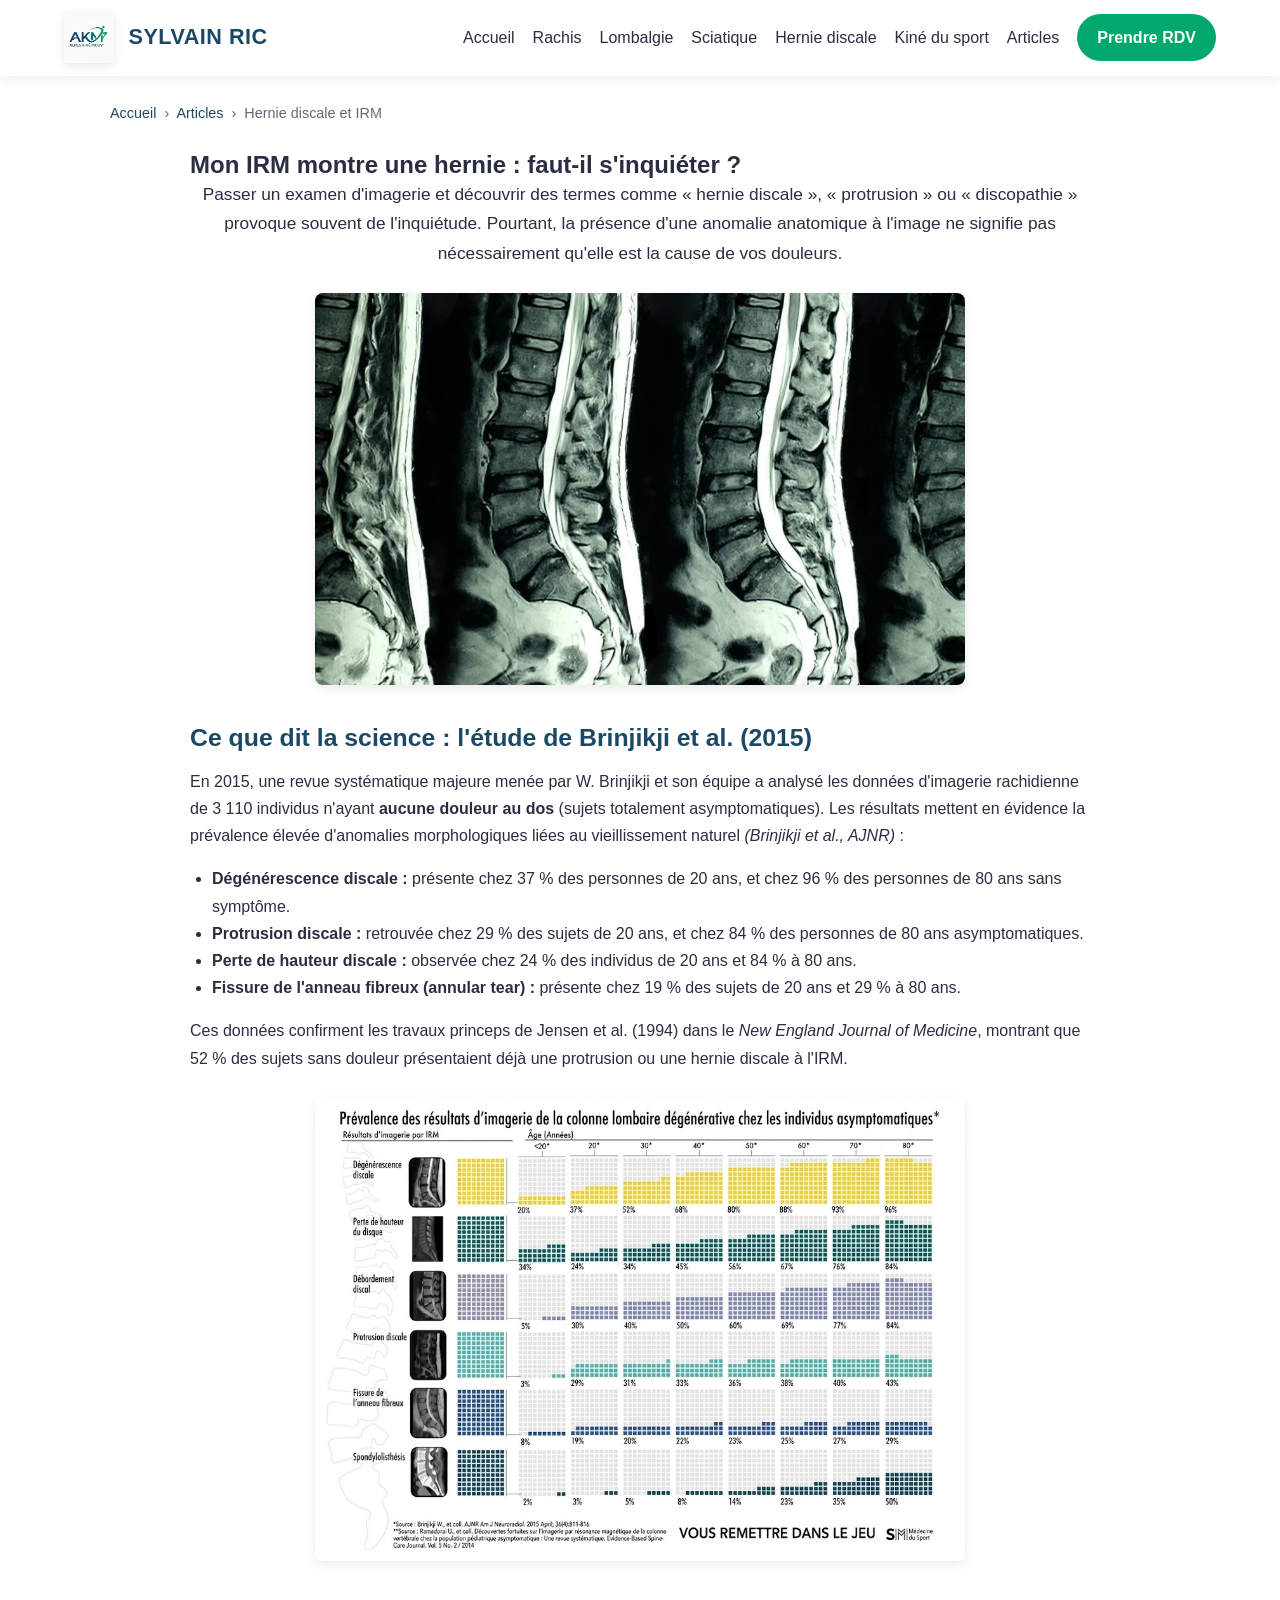
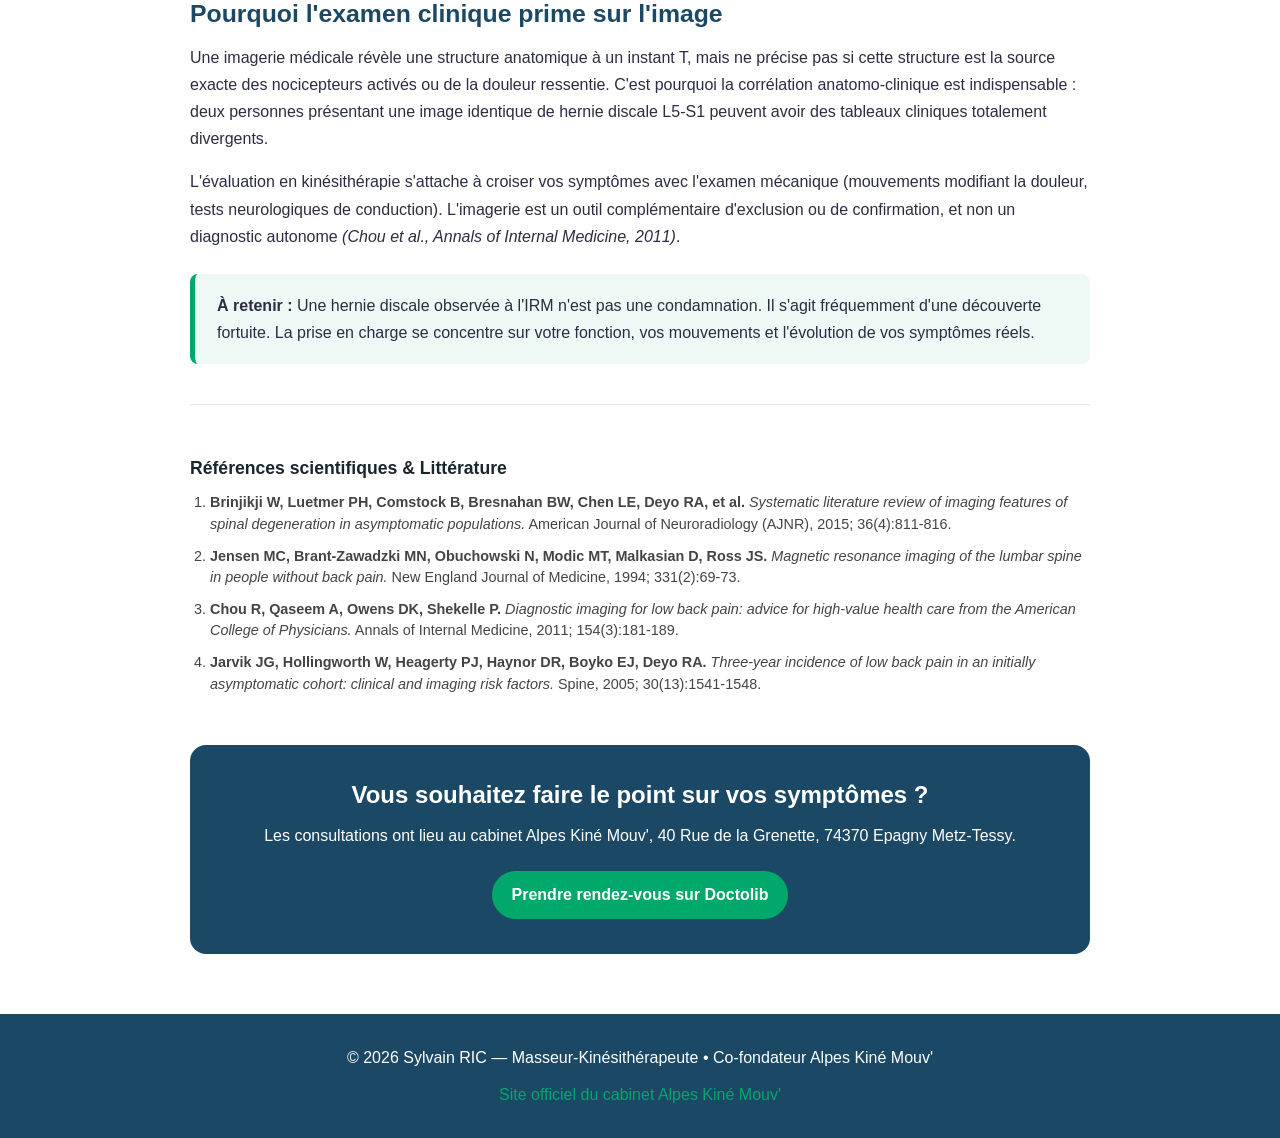
<file: articles/hernie-discale-et-irm/index.html>
<!DOCTYPE html>
<html lang="fr">
<head>
<meta charset="UTF-8">
<meta name="viewport" content="width=device-width, initial-scale=1.0">
<title>Mon IRM montre une hernie discale : faut-il s'inquiéter ? — Sylvain RIC</title>
<meta name="description" content="Analyse de la relation entre l'imagerie médicale (IRM, scanner) et la douleur lombaire. Données sur les anomalies d'imagerie chez les sujets asymptomatiques (Brinjikji 2015).">
<meta name="robots" content="index, follow, max-image-preview:large, max-snippet:-1, max-video-preview:-1">
<link rel="canonical" href="https://sylvainrickinesitherapeute.github.io/SiteInternet/articles/hernie-discale-et-irm/">
<link rel="stylesheet" href="../../style.css">
<link rel="icon" href="../../sylvain-ric.jpg">
<style>
.references-section {
    margin-top: 40px;
    padding-top: 25px;
    border-top: 1px solid #e0e0e0;
    font-size: 0.9rem;
    color: #444;
}
.references-section h3 {
    font-size: 1.1rem;
    color: #1a252c;
    margin-bottom: 12px;
}
.references-list {
    padding-left: 20px;
    margin: 0;
}
.references-list li {
    margin-bottom: 10px;
    line-height: 1.5;
}
</style>
</head>
<body>

<header>
<a href="../../index.html" class="logo-container"><img src="../../logo.jpg" alt="Alpes Kiné Mouv'"><span class="brand-title">SYLVAIN RIC</span></a>
<nav>
<a href="../../index.html">Accueil</a>
<a href="../../rachis/">Rachis</a>
<a href="../../lombalgie/">Lombalgie</a>
<a href="../../sciatique/">Sciatique</a>
<a href="../../hernie-discale/">Hernie discale</a>
<a href="../../kine-du-sport/">Kiné du sport</a>
<a href="../../articles/">Articles</a>
<a href="https://www.doctolib.fr/masseur-kinesitherapeute/epagny-metz-tessy/sylvain-ric-epagny-metz-tessy" class="btn-doctolib" target="_blank" rel="noopener">Prendre RDV</a>
</nav>
</header>

<div class="breadcrumb">
    <a href="../../">Accueil</a> &nbsp;›&nbsp; <a href="../">Articles</a> &nbsp;›&nbsp; Hernie discale et IRM
</div>

<div class="container" style="margin-top: 25px;">
    <article class="article">
        <h1>Mon IRM montre une hernie : faut-il s'inquiéter ?</h1>
        <p class="lead">Passer un examen d'imagerie et découvrir des termes comme « hernie discale », « protrusion » ou « discopathie » provoque souvent de l'inquiétude. Pourtant, la présence d'une anomalie anatomique à l'image ne signifie pas nécessairement qu'elle est la cause de vos douleurs.</p>

        <!-- IMAGE PRINCIPALE DE L'ARTICLE -->
        <img src="irm-hernie-discale.jpg" alt="Examen IRM et hernie discale" style="width: 100%; max-width: 650px; height: auto; border-radius: 8px; margin: 25px auto; display: block; box-shadow: 0 4px 12px rgba(0,0,0,0.08);">

        <h2>Ce que dit la science : l'étude de Brinjikji et al. (2015)</h2>
        <p>En 2015, une revue systématique majeure menée par W. Brinjikji et son équipe a analysé les données d'imagerie rachidienne de 3 110 individus n'ayant <strong>aucune douleur au dos</strong> (sujets totalement asymptomatiques). Les résultats mettent en évidence la prévalence élevée d'anomalies morphologiques liées au vieillissement naturel <em>(Brinjikji et al., AJNR)</em> :</p>

        <ul>
            <li><strong>Dégénérescence discale :</strong> présente chez 37 % des personnes de 20 ans, et chez 96 % des personnes de 80 ans sans symptôme.</li>
            <li><strong>Protrusion discale :</strong> retrouvée chez 29 % des sujets de 20 ans, et chez 84 % des personnes de 80 ans asymptomatiques.</li>
            <li><strong>Perte de hauteur discale :</strong> observée chez 24 % des individus de 20 ans et 84 % à 80 ans.</li>
            <li><strong>Fissure de l'anneau fibreux (annular tear) :</strong> présente chez 19 % des sujets de 20 ans et 29 % à 80 ans.</li>
        </ul>

        <p>Ces données confirment les travaux princeps de Jensen et al. (1994) dans le <em>New England Journal of Medicine</em>, montrant que 52 % des sujets sans douleur présentaient déjà une protrusion ou une hernie discale à l'IRM.</p>

        <!-- IMAGE BRINJIKJI (À PLACER DANS /articles/hernie-discale-et-irm/brinjikji.jpg) -->
        <img src="brinjikji.jpg" alt="Graphique et prévalences de l'étude Brinjikji 2015" style="width: 100%; max-width: 650px; height: auto; border-radius: 8px; margin: 25px auto; display: block; box-shadow: 0 4px 12px rgba(0,0,0,0.08);">

        <h2>Pourquoi l'examen clinique prime sur l'image</h2>
        <p>Une imagerie médicale révèle une structure anatomique à un instant T, mais ne précise pas si cette structure est la source exacte des nocicepteurs activés ou de la douleur ressentie. C'est pourquoi la corrélation anatomo-clinique est indispensable : deux personnes présentant une image identique de hernie discale L5-S1 peuvent avoir des tableaux cliniques totalement divergents.</p>

        <p>L'évaluation en kinésithérapie s'attache à croiser vos symptômes avec l'examen mécanique (mouvements modifiant la douleur, tests neurologiques de conduction). L'imagerie est un outil complémentaire d'exclusion ou de confirmation, et non un diagnostic autonome <em>(Chou et al., Annals of Internal Medicine, 2011)</em>.</p>

        <div class="note">
            <strong>À retenir :</strong> Une hernie discale observée à l'IRM n'est pas une condamnation. Il s'agit fréquemment d'une découverte fortuite. La prise en charge se concentre sur votre fonction, vos mouvements et l'évolution de vos symptômes réels.
        </div>

        <section class="references-section">
            <h3>Références scientifiques & Littérature</h3>
            <ol class="references-list">
                <li><strong>Brinjikji W, Luetmer PH, Comstock B, Bresnahan BW, Chen LE, Deyo RA, et al.</strong> <em>Systematic literature review of imaging features of spinal degeneration in asymptomatic populations.</em> American Journal of Neuroradiology (AJNR), 2015; 36(4):811-816.</li>
                <li><strong>Jensen MC, Brant-Zawadzki MN, Obuchowski N, Modic MT, Malkasian D, Ross JS.</strong> <em>Magnetic resonance imaging of the lumbar spine in people without back pain.</em> New England Journal of Medicine, 1994; 331(2):69-73.</li>
                <li><strong>Chou R, Qaseem A, Owens DK, Shekelle P.</strong> <em>Diagnostic imaging for low back pain: advice for high-value health care from the American College of Physicians.</em> Annals of Internal Medicine, 2011; 154(3):181-189.</li>
                <li><strong>Jarvik JG, Hollingworth W, Heagerty PJ, Haynor DR, Boyko EJ, Deyo RA.</strong> <em>Three-year incidence of low back pain in an initially asymptomatic cohort: clinical and imaging risk factors.</em> Spine, 2005; 30(13):1541-1548.</li>
            </ol>
        </section>
    </article>

    <div class="cta">
        <h2>Vous souhaitez faire le point sur vos symptômes ?</h2>
        <p>Les consultations ont lieu au cabinet Alpes Kiné Mouv', 40 Rue de la Grenette, 74370 Epagny Metz-Tessy.</p>
        <a href="https://www.doctolib.fr/masseur-kinesitherapeute/epagny-metz-tessy/sylvain-ric-epagny-metz-tessy" class="btn-doctolib" target="_blank" rel="noopener">Prendre rendez-vous sur Doctolib</a>
    </div>
</div>

<footer>
<p>&copy; 2026 Sylvain RIC — Masseur-Kinésithérapeute • Co-fondateur Alpes Kiné Mouv'</p>
<p style="margin-top:10px"><a href="https://alpeskinemouv.github.io/KineMetzTessy/" target="_blank" rel="noopener">Site officiel du cabinet Alpes Kiné Mouv'</a></p>
</footer>

</body>
</html>
</file>
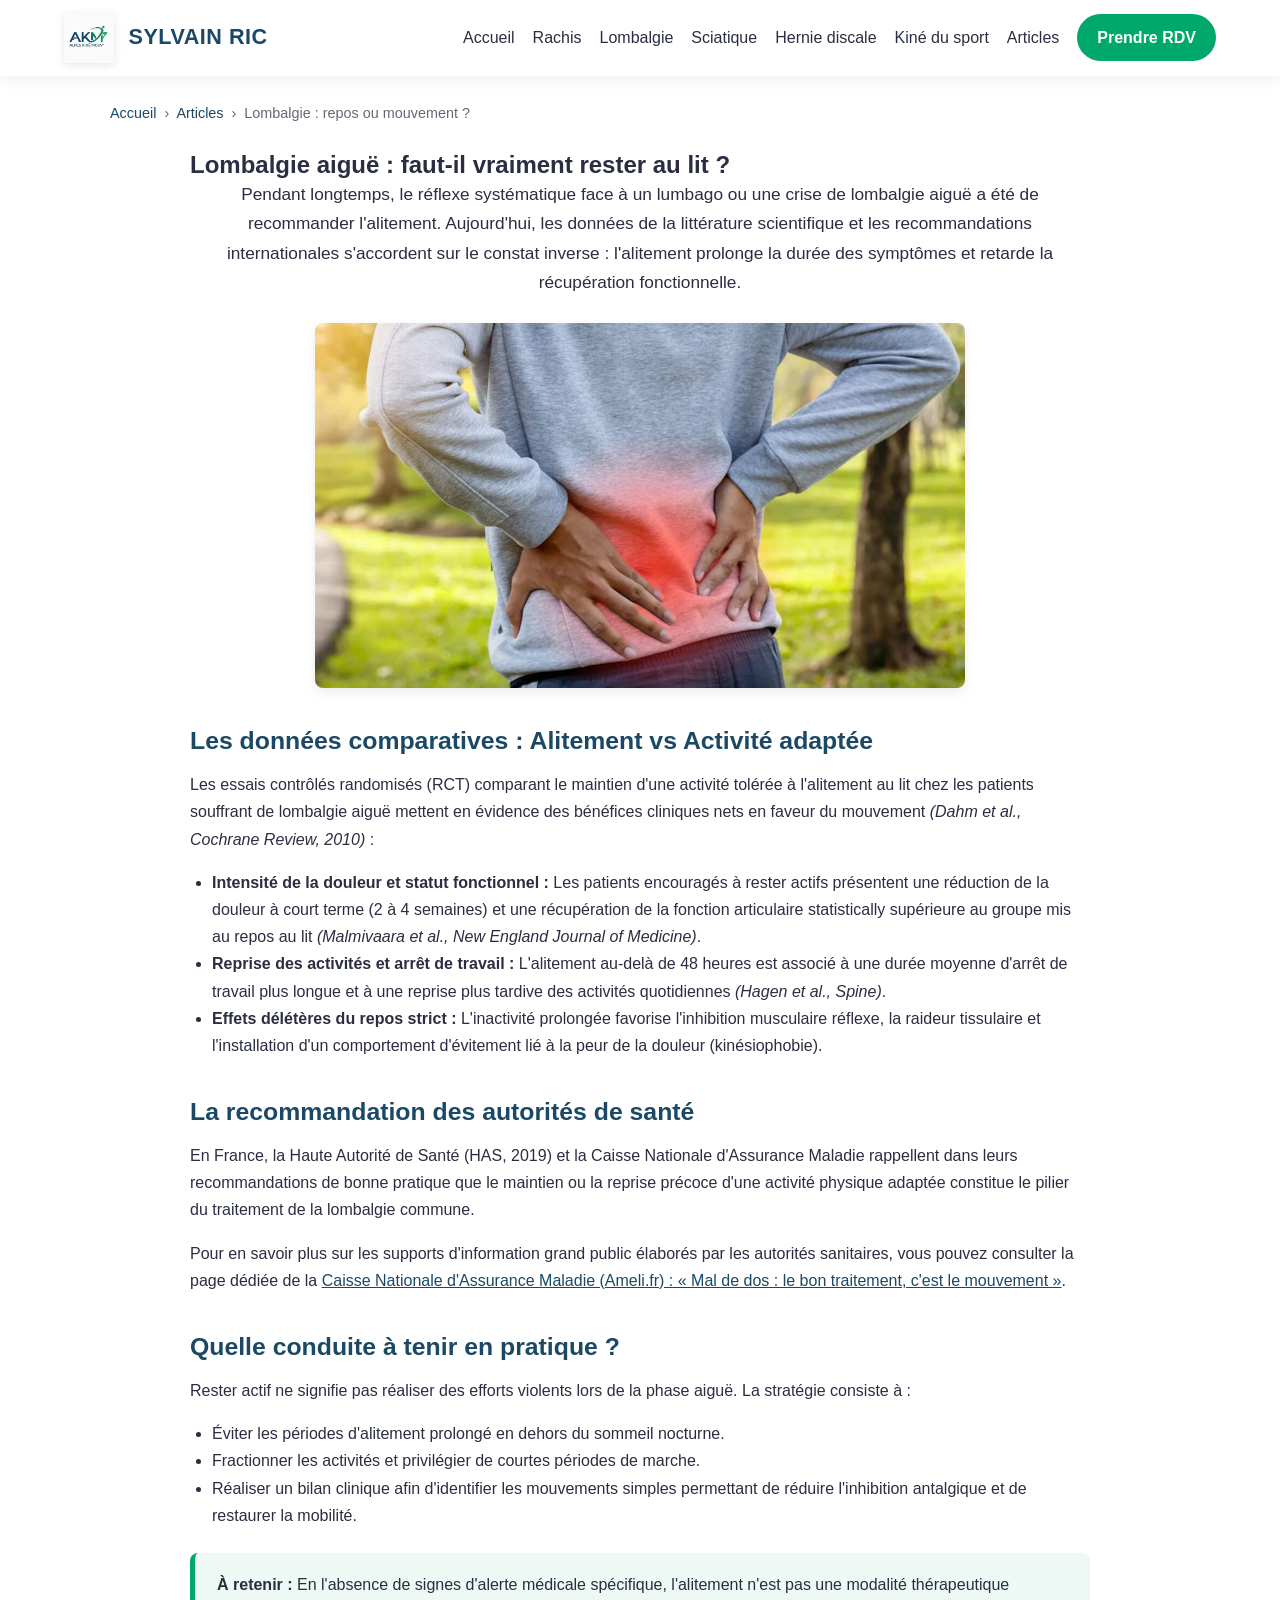
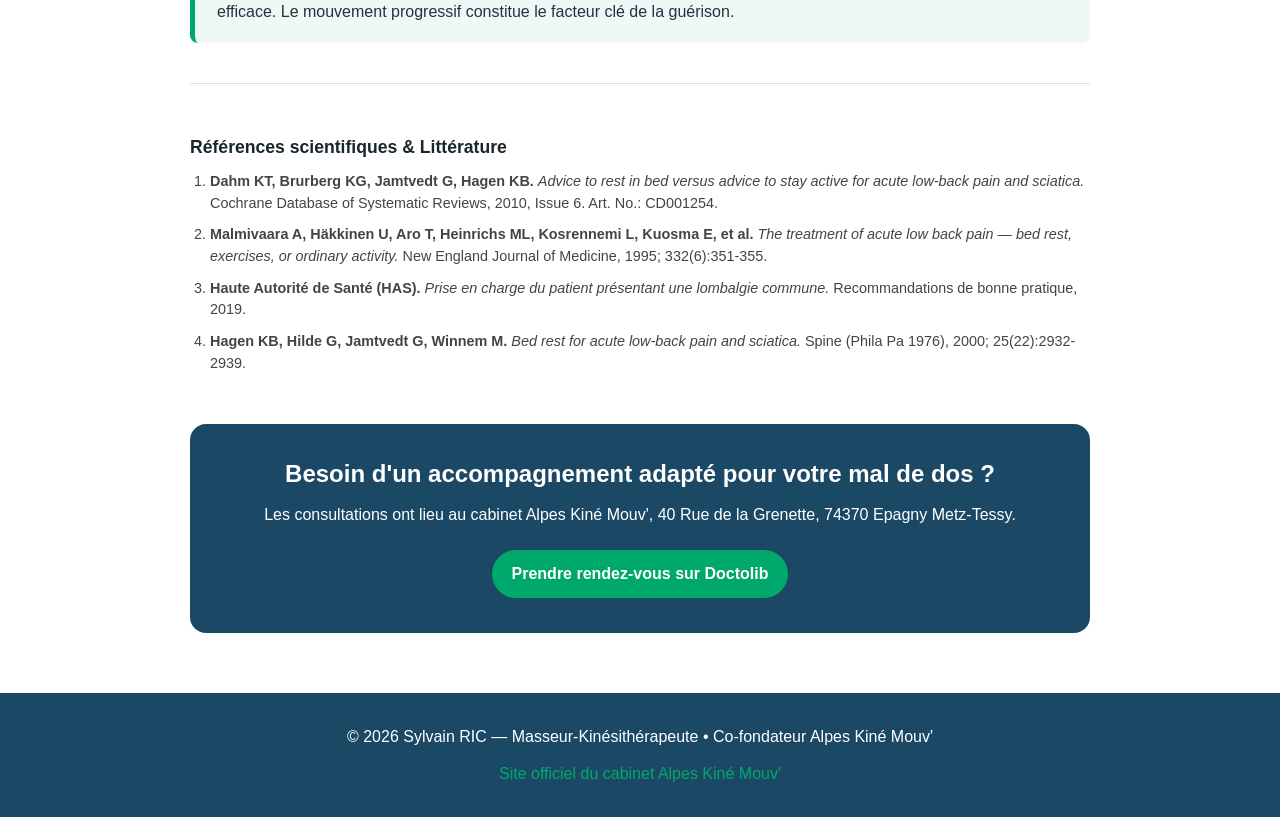
<file: articles/lombalgie-repos-ou-mouvement/index.html>
<!DOCTYPE html>
<html lang="fr">
<head>
<meta charset="UTF-8">
<meta name="viewport" content="width=device-width, initial-scale=1.0">
<title>Lombalgie aiguë : repos strict ou mouvement ? — Sylvain RIC</title>
<meta name="description" content="Analyse clinique de la conduite à tenir en cas de lumbago ou crise de lombalgie aiguë. Données comparatives basées sur les revues Cochrane et les recommandations de la HAS.">
<meta name="robots" content="index, follow, max-image-preview:large, max-snippet:-1, max-video-preview:-1">
<link rel="canonical" href="https://sylvainrickinesitherapeute.github.io/SiteInternet/articles/lombalgie-repos-ou-mouvement/">
<link rel="stylesheet" href="../../style.css">
<link rel="icon" href="../../sylvain-ric.jpg">
<style>
.references-section {
    margin-top: 40px;
    padding-top: 25px;
    border-top: 1px solid #e0e0e0;
    font-size: 0.9rem;
    color: #444;
}
.references-section h3 {
    font-size: 1.1rem;
    color: #1a252c;
    margin-bottom: 12px;
}
.references-list {
    padding-left: 20px;
    margin: 0;
}
.references-list li {
    margin-bottom: 10px;
    line-height: 1.5;
}
</style>
</head>
<body>

<header>
<a href="../../index.html" class="logo-container"><img src="../../logo.jpg" alt="Alpes Kiné Mouv'"><span class="brand-title">SYLVAIN RIC</span></a>
<nav>
<a href="../../index.html">Accueil</a>
<a href="../../rachis/">Rachis</a>
<a href="../../lombalgie/">Lombalgie</a>
<a href="../../sciatique/">Sciatique</a>
<a href="../../hernie-discale/">Hernie discale</a>
<a href="../../kine-du-sport/">Kiné du sport</a>
<a href="../../articles/">Articles</a>
<a href="https://www.doctolib.fr/masseur-kinesitherapeute/epagny-metz-tessy/sylvain-ric-epagny-metz-tessy" class="btn-doctolib" target="_blank" rel="noopener">Prendre RDV</a>
</nav>
</header>

<div class="breadcrumb">
    <a href="../../">Accueil</a> &nbsp;›&nbsp; <a href="../">Articles</a> &nbsp;›&nbsp; Lombalgie : repos ou mouvement ?
</div>

<div class="container" style="margin-top: 25px;">
    <article class="article">
        <h1>Lombalgie aiguë : faut-il vraiment rester au lit ?</h1>
        <p class="lead">Pendant longtemps, le réflexe systématique face à un lumbago ou une crise de lombalgie aiguë a été de recommander l'alitement. Aujourd'hui, les données de la littérature scientifique et les recommandations internationales s'accordent sur le constat inverse : l'alitement prolonge la durée des symptômes et retarde la récupération fonctionnelle.</p>

        <!-- IMAGE DE L'ARTICLE -->
        <img src="lombalgie-mouvement-actif.jpg" alt="Activité physique et lombalgie aiguë" style="width: 100%; max-width: 650px; height: auto; border-radius: 8px; margin: 25px auto; display: block; box-shadow: 0 4px 12px rgba(0,0,0,0.08);">

        <h2>Les données comparatives : Alitement vs Activité adaptée</h2>
        <p>Les essais contrôlés randomisés (RCT) comparant le maintien d'une activité tolérée à l'alitement au lit chez les patients souffrant de lombalgie aiguë mettent en évidence des bénéfices cliniques nets en faveur du mouvement <em>(Dahm et al., Cochrane Review, 2010)</em> :</p>

        <ul>
            <li><strong>Intensité de la douleur et statut fonctionnel :</strong> Les patients encouragés à rester actifs présentent une réduction de la douleur à court terme (2 à 4 semaines) et une récupération de la fonction articulaire statistically supérieure au groupe mis au repos au lit <em>(Malmivaara et al., New England Journal of Medicine)</em>.</li>
            <li><strong>Reprise des activités et arrêt de travail :</strong> L'alitement au-delà de 48 heures est associé à une durée moyenne d'arrêt de travail plus longue et à une reprise plus tardive des activités quotidiennes <em>(Hagen et al., Spine)</em>.</li>
            <li><strong>Effets délétères du repos strict :</strong> L'inactivité prolongée favorise l'inhibition musculaire réflexe, la raideur tissulaire et l'installation d'un comportement d'évitement lié à la peur de la douleur (kinésiophobie).</li>
        </ul>

        <h2>La recommandation des autorités de santé</h2>
        <p>En France, la Haute Autorité de Santé (HAS, 2019) et la Caisse Nationale d'Assurance Maladie rappellent dans leurs recommandations de bonne pratique que le maintien ou la reprise précoce d'une activité physique adaptée constitue le pilier du traitement de la lombalgie commune.</p>

        <p>Pour en savoir plus sur les supports d'information grand public élaborés par les autorités sanitaires, vous pouvez consulter la page dédiée de la <a href="https://www.ameli.fr/assure/sante/themes/lombalgie-aigue/lombalgie-aigue-traitement-prevention" target="_blank" rel="noopener">Caisse Nationale d'Assurance Maladie (Ameli.fr) : « Mal de dos : le bon traitement, c'est le mouvement »</a>.</p>

        <h2>Quelle conduite à tenir en pratique ?</h2>
        <p>Rester actif ne signifie pas réaliser des efforts violents lors de la phase aiguë. La stratégie consiste à :</p>
        <ul>
            <li>Éviter les périodes d'alitement prolongé en dehors du sommeil nocturne.</li>
            <li>Fractionner les activités et privilégier de courtes périodes de marche.</li>
            <li>Réaliser un bilan clinique afin d'identifier les mouvements simples permettant de réduire l'inhibition antalgique et de restaurer la mobilité.</li>
        </ul>

        <div class="note">
            <strong>À retenir :</strong> En l'absence de signes d'alerte médicale spécifique, l'alitement n'est pas une modalité thérapeutique efficace. Le mouvement progressif constitue le facteur clé de la guérison.
        </div>

        <section class="references-section">
            <h3>Références scientifiques & Littérature</h3>
            <ol class="references-list">
                <li><strong>Dahm KT, Brurberg KG, Jamtvedt G, Hagen KB.</strong> <em>Advice to rest in bed versus advice to stay active for acute low-back pain and sciatica.</em> Cochrane Database of Systematic Reviews, 2010, Issue 6. Art. No.: CD001254.</li>
                <li><strong>Malmivaara A, Häkkinen U, Aro T, Heinrichs ML, Kosrennemi L, Kuosma E, et al.</strong> <em>The treatment of acute low back pain — bed rest, exercises, or ordinary activity.</em> New England Journal of Medicine, 1995; 332(6):351-355.</li>
                <li><strong>Haute Autorité de Santé (HAS).</strong> <em>Prise en charge du patient présentant une lombalgie commune.</em> Recommandations de bonne pratique, 2019.</li>
                <li><strong>Hagen KB, Hilde G, Jamtvedt G, Winnem M.</strong> <em>Bed rest for acute low-back pain and sciatica.</em> Spine (Phila Pa 1976), 2000; 25(22):2932-2939.</li>
            </ol>
        </section>
    </article>

    <div class="cta">
        <h2>Besoin d'un accompagnement adapté pour votre mal de dos ?</h2>
        <p>Les consultations ont lieu au cabinet Alpes Kiné Mouv', 40 Rue de la Grenette, 74370 Epagny Metz-Tessy.</p>
        <a href="https://www.doctolib.fr/masseur-kinesitherapeute/epagny-metz-tessy/sylvain-ric-epagny-metz-tessy" class="btn-doctolib" target="_blank" rel="noopener">Prendre rendez-vous sur Doctolib</a>
    </div>
</div>

<footer>
<p>&copy; 2026 Sylvain RIC — Masseur-Kinésithérapeute • Co-fondateur Alpes Kiné Mouv'</p>
<p style="margin-top:10px"><a href="https://alpeskinemouv.github.io/KineMetzTessy/" target="_blank" rel="noopener">Site officiel du cabinet Alpes Kiné Mouv'</a></p>
</footer>

</body>
</html>
</file>
<file: style.css>
:root{--bleu-alpin:#1B4965;--vert-mouvement:#00A86B;--gris-clair:#F8F9FA;--texte-sombre:#2B2D42;--blanc:#FFF}
*{box-sizing:border-box;margin:0;padding:0}
html{scroll-behavior:smooth}
body{font-family:Roboto,sans-serif;color:var(--texte-sombre);background:var(--blanc);line-height:1.7}
h1,h2,h3,h4{font-family:Montserrat,sans-serif;line-height:1.25}
a{color:var(--bleu-alpin)}
header{display:flex;justify-content:space-between;align-items:center;padding:.8rem 5%;background:#fff;box-shadow:0 2px 15px rgba(0,0,0,.08);position:sticky;top:0;z-index:1000}
.logo-container{display:flex;align-items:center;gap:15px;text-decoration:none;color:inherit}
.logo-container img{height:50px;width:auto;object-fit:contain;filter:drop-shadow(0 2px 4px rgba(0,0,0,.1))}
.brand-title{font-family:Montserrat,sans-serif;font-weight:700;color:var(--bleu-alpin);font-size:1.35rem;letter-spacing:.5px;white-space:nowrap}
nav{display:flex;align-items:center;gap:18px}
nav a{text-decoration:none;color:var(--texte-sombre);font-weight:500;white-space:nowrap}
nav a:hover{color:var(--vert-mouvement)}
.btn-doctolib{background:var(--vert-mouvement);color:#fff!important;padding:10px 20px;border-radius:25px;text-decoration:none;font-weight:700;display:inline-block;transition:.2s}
.btn-doctolib:hover{background:#008f58;transform:translateY(-2px)}
.btn-secondary{background:#fff;color:var(--bleu-alpin)!important;padding:10px 20px;border-radius:25px;text-decoration:none;font-weight:700;display:inline-block}
.hero{background:linear-gradient(135deg,rgba(27,73,101,.96),rgba(0,168,107,.88));color:#fff;padding:64px 5%;text-align:center}
.hero img{width:140px;height:140px;border-radius:50%;object-fit:cover;border:4px solid #fff;box-shadow:0 8px 25px rgba(0,0,0,.2);margin-bottom:20px}
.hero h1{font-size:2.45rem;margin-bottom:12px}
.hero h2{font-size:1.18rem;font-weight:400;max-width:900px;margin:0 auto 25px}
.hero-buttons{display:flex;gap:15px;justify-content:center;flex-wrap:wrap}
.container{max-width:1100px;margin:55px auto;padding:0 20px}
.section-title{text-align:center;color:var(--bleu-alpin);font-size:2rem;margin:0 0 32px}
.section-title:after{content:"";width:60px;height:4px;background:var(--vert-mouvement);display:block;margin:10px auto 0;border-radius:2px}
.lead{max-width:900px;margin:0 auto 38px;font-size:1.08rem;text-align:center}
.grid-3{display:grid;grid-template-columns:repeat(auto-fit,minmax(280px,1fr));gap:28px;margin-bottom:45px}
.card{background:var(--gris-clair);border-radius:12px;padding:28px;box-shadow:0 4px 15px rgba(0,0,0,.03);border-left:5px solid var(--bleu-alpin)}
.card:hover{border-left-color:var(--vert-mouvement)}
.card h3{color:var(--bleu-alpin);margin-bottom:12px;font-size:1.25rem}
.card p{margin-bottom:10px}
.card-list{list-style:none;padding:0}
.card-list li{position:relative;padding-left:22px;margin-bottom:9px}
.card-list li:before{content:"✓";position:absolute;left:0;color:var(--vert-mouvement);font-weight:700}
.topic-grid .card{text-decoration:none;color:inherit}
.topic-grid .card h3{margin-bottom:8px}
.topic-grid .card p{margin-bottom:12px}
.read-more{font-weight:700;color:var(--vert-mouvement)}
.article{max-width:900px;margin:0 auto}
.article h2{color:var(--bleu-alpin);font-size:1.55rem;margin:38px 0 14px}
.article h3{color:var(--bleu-alpin);font-size:1.2rem;margin:28px 0 10px}
.article p,.article ul{margin-bottom:16px}
.article ul{padding-left:22px}
.note{background:#eef8f4;border-left:5px solid var(--vert-mouvement);padding:18px 22px;border-radius:8px;margin:24px 0}
.warning{background:#fff8e8;border-left:5px solid #d99a00;padding:18px 22px;border-radius:8px;margin:24px 0}
.breadcrumb{max-width:1100px;margin:25px auto 0;padding:0 20px;font-size:.9rem;color:#667}
.breadcrumb a{text-decoration:none}
.cta{background:var(--bleu-alpin);color:#fff;border-radius:16px;padding:35px;text-align:center;margin:50px auto 20px;max-width:900px}
.cta h2{margin-bottom:12px}
.cta p{margin-bottom:22px}
.faq-box{background:#fff;border:1px solid #eaeaea;border-radius:12px;padding:22px 28px;margin-bottom:18px;box-shadow:0 2px 8px rgba(0,0,0,.02)}
.faq-box h3{color:var(--bleu-alpin);font-size:1.12rem;margin-bottom:8px}
.cabinet-banner{background:#fff;border:2px solid #eaeaea;border-radius:16px;padding:32px;display:grid;grid-template-columns:1fr 280px;gap:30px;align-items:center;box-shadow:0 6px 20px rgba(0,0,0,.04);margin-top:45px}
footer{background:var(--bleu-alpin);color:#fff;text-align:center;padding:30px 5%;margin-top:60px}
footer a{color:var(--vert-mouvement);text-decoration:none}
@media(max-width:768px){
 header{flex-direction:column;gap:12px;padding:.8rem 3%}
 .logo-container{gap:10px}.logo-container img{height:40px}.brand-title{font-size:1.1rem}
 nav{width:100%;justify-content:center;flex-wrap:wrap;gap:9px 14px}nav a{font-size:.9rem}.btn-doctolib{padding:7px 12px;font-size:.85rem}
 .hero{padding:48px 5%}.hero h1{font-size:2rem}.hero h2{font-size:1.05rem}.hero img{width:115px;height:115px}
 .container{margin:42px auto}.section-title{font-size:1.65rem}
 .cabinet-banner{grid-template-columns:1fr;text-align:center}
}
</file>
